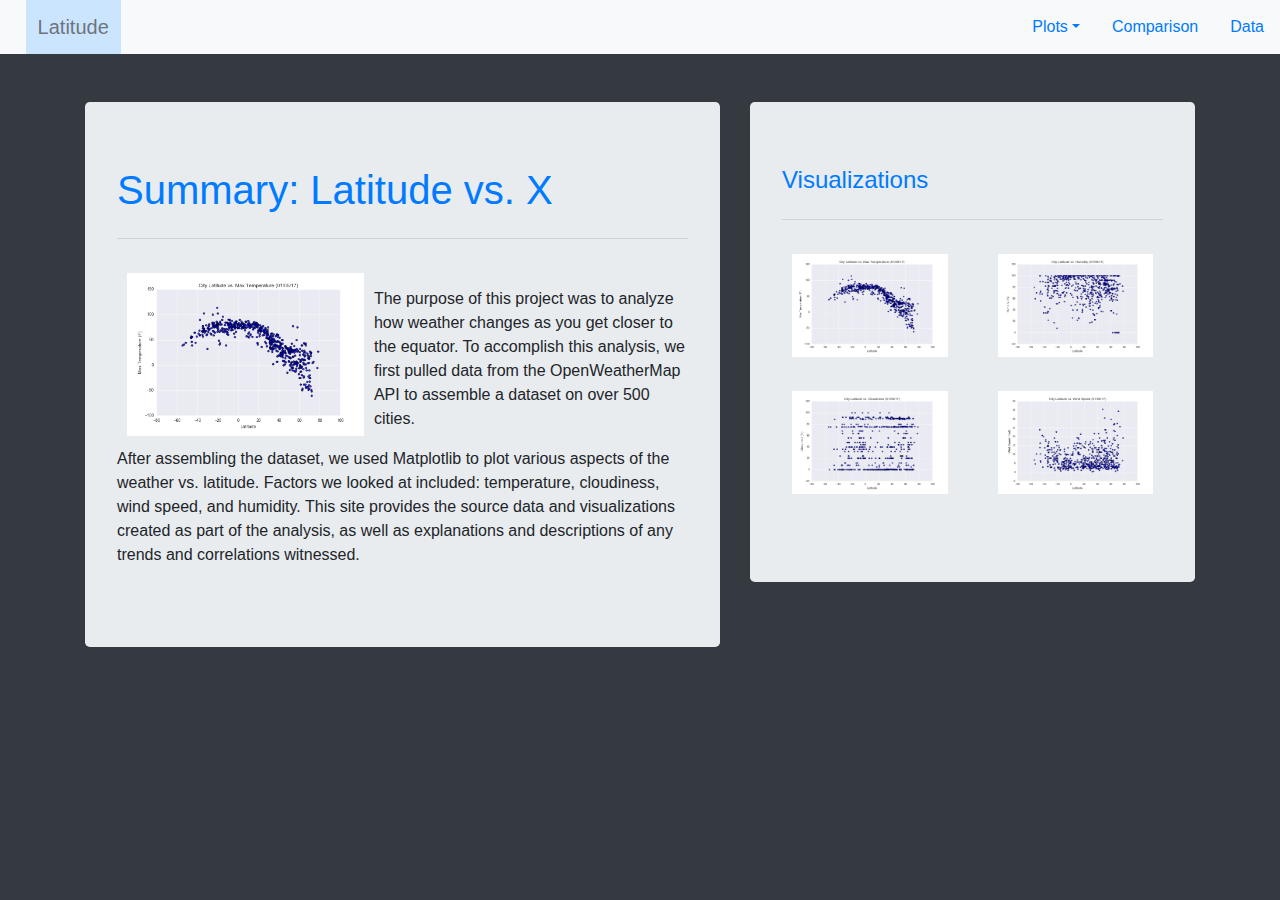
<file: WebVisualizations/index.html>
<!DOCTYPE html>
<html lang="en">

<head>
  <meta charset="UTF-8">
  <title>Latitude vs. X</title>
  <link rel="stylesheet" href="https://stackpath.bootstrapcdn.com/bootstrap/4.3.1/css/bootstrap.min.css" integrity="sha384-ggOyR0iXCbMQv3Xipma34MD+dH/1fQ784/j6cY/iJTQUOhcWr7x9JvoRxT2MZw1T" crossorigin="anonymous">

  <script src="https://code.jquery.com/jquery-3.3.1.slim.min.js" integrity="sha384-q8i/X+965DzO0rT7abK41JStQIAqVgRVzpbzo5smXKp4YfRvH+8abtTE1Pi6jizo" crossorigin="anonymous"></script>
  <script src="https://cdnjs.cloudflare.com/ajax/libs/popper.js/1.14.7/umd/popper.min.js" integrity="sha384-UO2eT0CpHqdSJQ6hJty5KVphtPhzWj9WO1clHTMGa3JDZwrnQq4sF86dIHNDz0W1" crossorigin="anonymous"></script>
  <script src="https://stackpath.bootstrapcdn.com/bootstrap/4.3.1/js/bootstrap.min.js" integrity="sha384-JjSmVgyd0p3pXB1rRibZUAYoIIy6OrQ6VrjIEaFf/nJGzIxFDsf4x0xIM+B07jRM" crossorigin="anonymous"></script>

  <link rel="stylesheet" href="style.css">
</head>
<body class="bg-dark">
  <nav class="navbar navbar-expand-lg navbar-light bg-light nav-fix">
        <a class="navbar-brand alert-primary lite-offset text-secondary" href="index.html">Latitude</a>
        <button class="navbar-toggler" type="button" data-toggle="collapse" data-target="#navbarPills" aria-controls="navbarPills" aria-expanded="false" aria-label="Toggle navigation">
          <span class="navbar-toggler-icon"></span>
        </button>
        
        <div class="collapse navbar-collapse" id="navbarPills">
          <ul class="nav nav-pills ml-auto">
            <li class="nav-item dropdown">
              <a class="nav-link dropdown-toggle" href="#" id="navbarDropdown" role="button" data-toggle="dropdown" aria-haspopup="true" aria-expanded="false">Plots</a>
            <div class="dropdown-menu" aria-labelledby="navbarDropdown">
                <a class="dropdown-item" href="max-temp.html">vs. Max Temperature</a>
                <a class="dropdown-item" href="humidity.html">vs. Humidity</a>
                <a class="dropdown-item" href="cloudiness.html">vs. Cloudiness</a>
                <a class="dropdown-item" href="wind-speed.html">vs. Wind Speed</a>
            </div>
            </li>
            <li class="nav-item">
              <a class="nav-link" href="comparison.html">Comparison</a>
            </li>
            <li class="nav-item">
              <a class="nav-link" href="data.html">Data</a>
            </li>
          </ul>
          
        </div>
      </nav>

      <div class="container">
        <div class="row mt-5"> 

          <div class="col-lg-7 col-m-7 col-sm-7">
            <div class="jumbotron">
              <h1 class="display-5 text-primary">Summary: Latitude vs. X</h1>
              <hr class="my-4"></hr>
              <p>
                <img src="assets/images/Fig1.png" class="jumbo-pic">
                <div class="row mt-5"></div>
                The purpose of this project was to analyze how weather changes as you get closer to the equator.
                To accomplish this analysis, we first pulled data from the OpenWeatherMap API to assemble a dataset on over 500 cities.
              </p>
              <p>
                After assembling the dataset, we used Matplotlib to plot various aspects of the weather vs. latitude.
                Factors we looked at included: temperature, cloudiness, wind speed, and humidity. This site provides the
                source data and visualizations created as part of the analysis, as well as explanations and descriptions of
                any trends and correlations witnessed.
              </p>
            </div>
          </div>
  
          <div class= "col-sm-5">
              <div class="jumbotron">
                <h4 class="text-primary">Visualizations</h4>
                <hr class="my-4"></hr>
                    <div class="row">
                      <div class="col-6">
                        <a href="max-temp.html"><img src="assets/images/Fig1.png" class="vis-pics"></a>
                      </div>
                      <div class="col-6">
                        <a href="humidity.html"><img src="assets/images/Fig2.png" class="vis-pics"></a>
                      </div>
                    </div>  

                    <div class="row">
                      <div class="col-6">
                        <a href="cloudiness.html"><img src="assets/images/Fig3.png" class="vis-pics"></a>
                      </div>
                      <div class="col-6">
                        <a href="wind-speed.html"><img src="assets/images/Fig4.png" class="vis-pics"></a>
                      </div>
                    </div>  

              </div>
            </div>
          
        </div>

      </div>

        
    
</body>

</html>
</file>
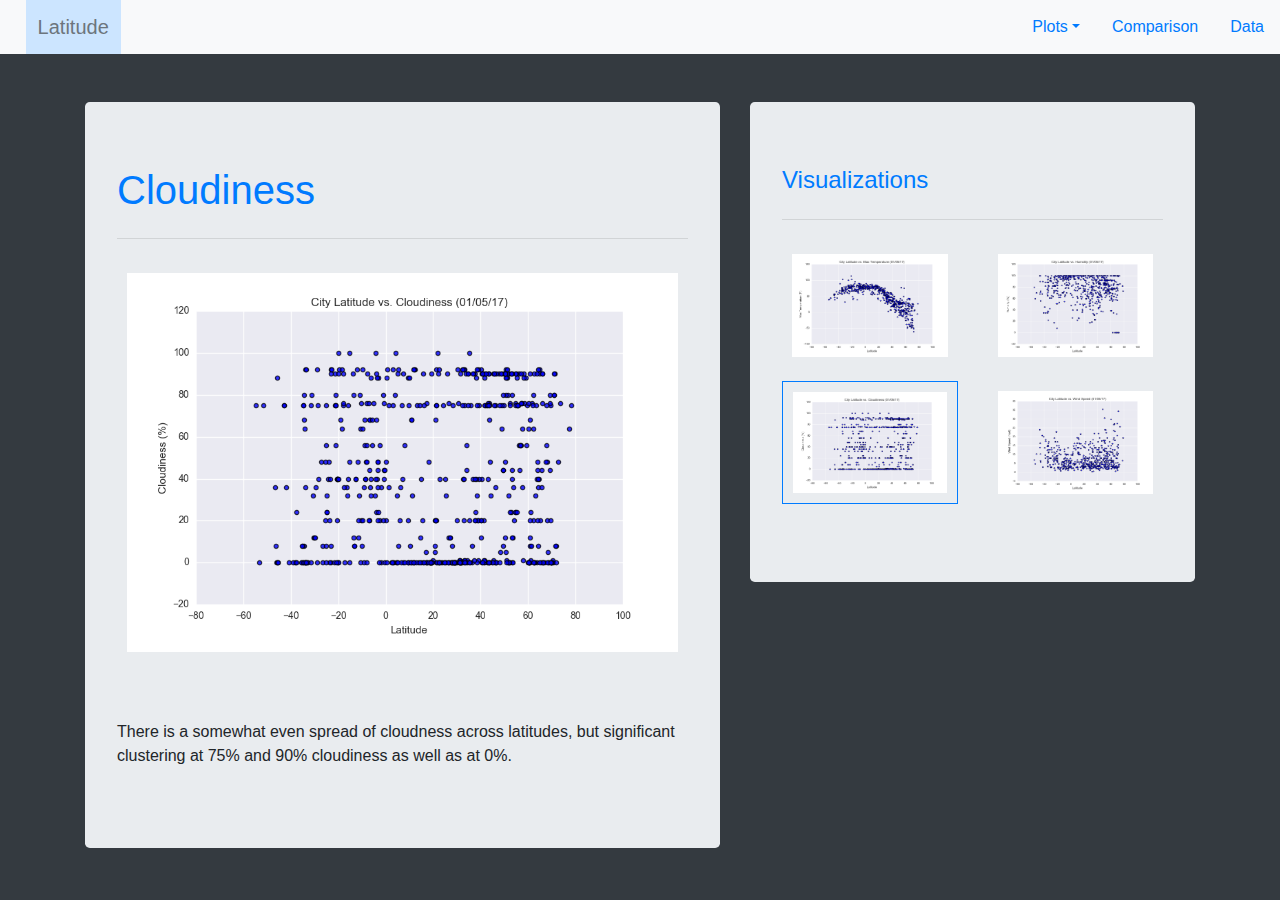
<file: WebVisualizations/cloudiness.html>
<!DOCTYPE html>
<html lang="en">

<head>
  <meta charset="UTF-8">
  <title>Latitude vs. Cloudiness</title>
  <link rel="stylesheet" href="https://stackpath.bootstrapcdn.com/bootstrap/4.3.1/css/bootstrap.min.css" integrity="sha384-ggOyR0iXCbMQv3Xipma34MD+dH/1fQ784/j6cY/iJTQUOhcWr7x9JvoRxT2MZw1T" crossorigin="anonymous">

  <script src="https://code.jquery.com/jquery-3.3.1.slim.min.js" integrity="sha384-q8i/X+965DzO0rT7abK41JStQIAqVgRVzpbzo5smXKp4YfRvH+8abtTE1Pi6jizo" crossorigin="anonymous"></script>
  <script src="https://cdnjs.cloudflare.com/ajax/libs/popper.js/1.14.7/umd/popper.min.js" integrity="sha384-UO2eT0CpHqdSJQ6hJty5KVphtPhzWj9WO1clHTMGa3JDZwrnQq4sF86dIHNDz0W1" crossorigin="anonymous"></script>
  <script src="https://stackpath.bootstrapcdn.com/bootstrap/4.3.1/js/bootstrap.min.js" integrity="sha384-JjSmVgyd0p3pXB1rRibZUAYoIIy6OrQ6VrjIEaFf/nJGzIxFDsf4x0xIM+B07jRM" crossorigin="anonymous"></script>

  <link rel="stylesheet" href="style.css">
</head>
<body class="bg-dark">
  <nav class="navbar navbar-expand-lg navbar-light bg-light nav-fix">
    <a class="navbar-brand alert-primary lite-offset text-secondary" href="index.html">Latitude</a>
    <button class="navbar-toggler" type="button" data-toggle="collapse" data-target="#navbarPills" aria-controls="navbarPills" aria-expanded="false" aria-label="Toggle navigation">
      <span class="navbar-toggler-icon"></span>
    </button>
        
        <div class="collapse navbar-collapse" id="navbarPills">
          <ul class="nav nav-pills ml-auto">
            <li class="nav-item dropdown">
              <a class="nav-link dropdown-toggle" href="#" id="navbarDropdown" role="button" data-toggle="dropdown" aria-haspopup="true" aria-expanded="false">Plots</a>
            <div class="dropdown-menu" aria-labelledby="navbarDropdown">
                <a class="dropdown-item" href="max-temp.html">vs. Max Temperature</a>
                <a class="dropdown-item" href="humidity.html">vs. Humidity</a>
                <a class="dropdown-item" href="cloudiness.html">vs. Cloudiness</a>
                <a class="dropdown-item" href="wind-speed.html">vs. Wind Speed</a>
            </div>
            </li>
            <li class="nav-item">
              <a class="nav-link" href="comparison.html">Comparison</a>
            </li>
            <li class="nav-item">
              <a class="nav-link" href="data.html">Data</a>
            </li>
          </ul>
          
        </div>
      </nav>

      <div class="container">
        <div class="row mt-5"> 

          <div class="col-sm-7">
            <div class="jumbotron">
              <h1 class="display-5 text-primary">Cloudiness</h1>
              <hr class="my-4"></hr>
              <p>
                <img src="assets/images/Fig3.png" class="vis-pics">
                <div class="row mt-5"></div>
                There is a somewhat even spread of cloudness across latitudes, but significant clustering at
                75% and 90% cloudiness as well as at 0%.
                </p>
            </div>
          </div>
  
          <div class= "col-sm-5">
              <div class="jumbotron">
                <h4 class="text-primary">Visualizations</h4>
                <hr class="my-4"></hr>
                    <div class="row">
                      <div class="col-6">
                        <a href="max-temp.html"><img src="assets/images/Fig1.png" class="vis-pics"></a>
                      </div>
                      <div class="col-6">
                        <a href="humidity.html"><img src="assets/images/Fig2.png" class="vis-pics"></a>
                      </div>
                    </div>  

                    <div class="row">
                      <div class="col-6">
                        <a href="cloudiness.html"><img src="assets/images/Fig3.png" class="border border-primary vis-pics"></a>
                      </div>
                      <div class="col-6">
                        <a href="wind-speed.html"><img src="assets/images/Fig4.png" class="vis-pics"></a>
                      </div>
                    </div>  

              </div>
            </div>
          
        </div>

      </div>

        
    
</body>

</html>
</file>
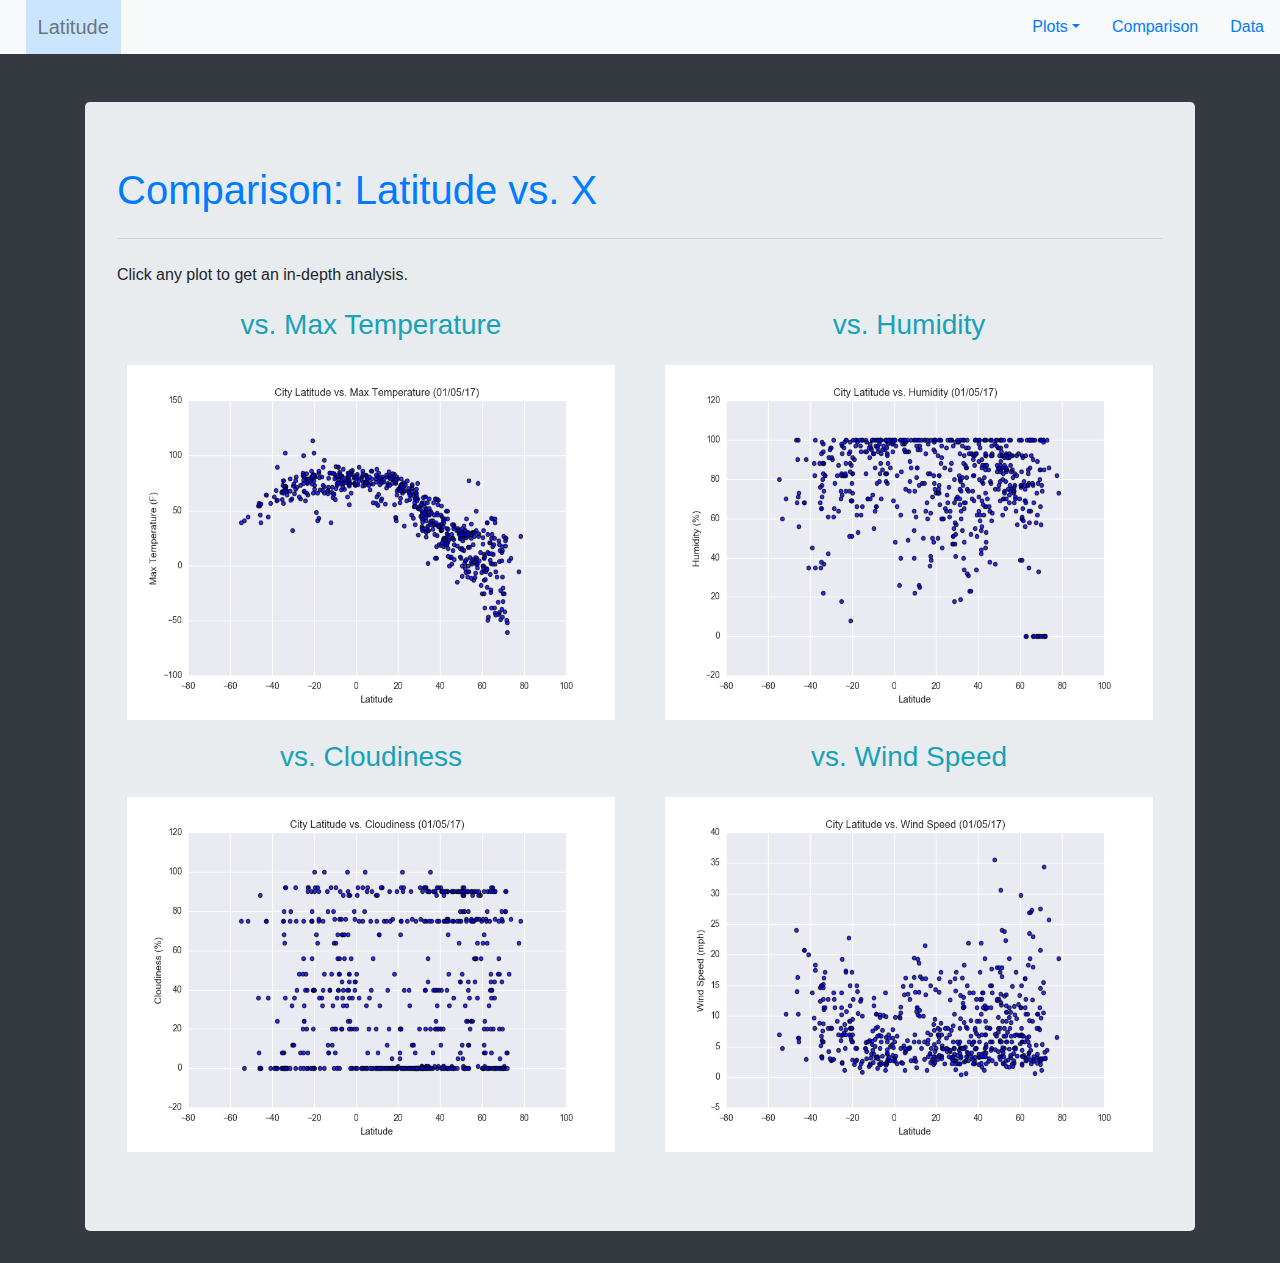
<file: WebVisualizations/comparison.html>
<!DOCTYPE html>
<html lang="en">

<head>
  <meta charset="UTF-8">
  <title>Comparisons</title>
  <link rel="stylesheet" href="https://stackpath.bootstrapcdn.com/bootstrap/4.3.1/css/bootstrap.min.css" integrity="sha384-ggOyR0iXCbMQv3Xipma34MD+dH/1fQ784/j6cY/iJTQUOhcWr7x9JvoRxT2MZw1T" crossorigin="anonymous">

  <script src="https://code.jquery.com/jquery-3.3.1.slim.min.js" integrity="sha384-q8i/X+965DzO0rT7abK41JStQIAqVgRVzpbzo5smXKp4YfRvH+8abtTE1Pi6jizo" crossorigin="anonymous"></script>
  <script src="https://cdnjs.cloudflare.com/ajax/libs/popper.js/1.14.7/umd/popper.min.js" integrity="sha384-UO2eT0CpHqdSJQ6hJty5KVphtPhzWj9WO1clHTMGa3JDZwrnQq4sF86dIHNDz0W1" crossorigin="anonymous"></script>
  <script src="https://stackpath.bootstrapcdn.com/bootstrap/4.3.1/js/bootstrap.min.js" integrity="sha384-JjSmVgyd0p3pXB1rRibZUAYoIIy6OrQ6VrjIEaFf/nJGzIxFDsf4x0xIM+B07jRM" crossorigin="anonymous"></script>

  <link rel="stylesheet" href="style.css">
</head>
<body class="bg-dark">
  <nav class="navbar navbar-expand-lg navbar-light bg-light nav-fix">
    <a class="navbar-brand alert-primary lite-offset text-secondary" href="index.html">Latitude</a>
    <button class="navbar-toggler" type="button" data-toggle="collapse" data-target="#navbarPills" aria-controls="navbarPills" aria-expanded="false" aria-label="Toggle navigation">
      <span class="navbar-toggler-icon"></span>
    </button>
        
        <div class="collapse navbar-collapse" id="navbarPills">
          <ul class="nav nav-pills ml-auto">
            <li class="nav-item dropdown">
              <a class="nav-link dropdown-toggle" href="#" id="navbarDropdown" role="button" data-toggle="dropdown" aria-haspopup="true" aria-expanded="false">Plots</a>
            <div class="dropdown-menu" aria-labelledby="navbarDropdown">
                <a class="dropdown-item" href="max-temp.html">vs. Max Temperature</a>
                <a class="dropdown-item" href="humidity.html">vs. Humidity</a>
                <a class="dropdown-item" href="cloudiness.html">vs. Cloudiness</a>
                <a class="dropdown-item" href="wind-speed.html">vs. Wind Speed</a>
            </div>
            </li>
            <li class="nav-item">
              <a class="nav-link" href="comparison.html">Comparison</a>
            </li>
            <li class="nav-item">
              <a class="nav-link" href="data.html">Data</a>
            </li>
          </ul>
          
        </div>
  </nav>

      <div class="container">
        <div class="row mt-5"> 
  
          <div class= "col">
              <div class="jumbotron grid">
                <h1 class="display-5 text-primary">Comparison: Latitude vs. X</h1>
                <hr class="my-4"></hr>
                <p>Click any plot to get an in-depth analysis.</p>
                    <div class="row">  
                      <div class="col-lg-6 col-md-6 col-sm-12 col-12 better-grid">
                        <h3 class="subtitle text-info">vs. Max Temperature</h3>
                        <a href="max-temp.html"><img src="assets/images/Fig1.png" class="vis-pics"></a>
                      </div>
                      <div class="col-lg-6 col-md-6 col-sm-12 col-12 better-grid">
                        <h3 class="subtitle text-info">vs. Humidity</h3>
                        <a href="humidity.html"><img src="assets/images/Fig2.png" class="vis-pics"></a>
                      </div>
                    </div>  
                    <div class="row">
                      <div class="col-lg-6 col-md-6 col-sm-12 col-12 better-grid">
                        <h3 class="subtitle text-info">vs. Cloudiness</h3>
                        <a href="cloudiness.html"><img src="assets/images/Fig3.png" class="vis-pics"></a>
                      </div>
                      <div class="col-lg-6 col-md-6 col-sm-12 col-12 better-grid">
                        <h3 class="subtitle text-info">vs. Wind Speed</h3>
                        <a href="wind-speed.html"><img src="assets/images/Fig4.png" class="vis-pics"></a>
                      </div>
                    </div>  

              </div>
            </div>
          
        </div>

      </div>
        
    
</body>

</html>
</file>
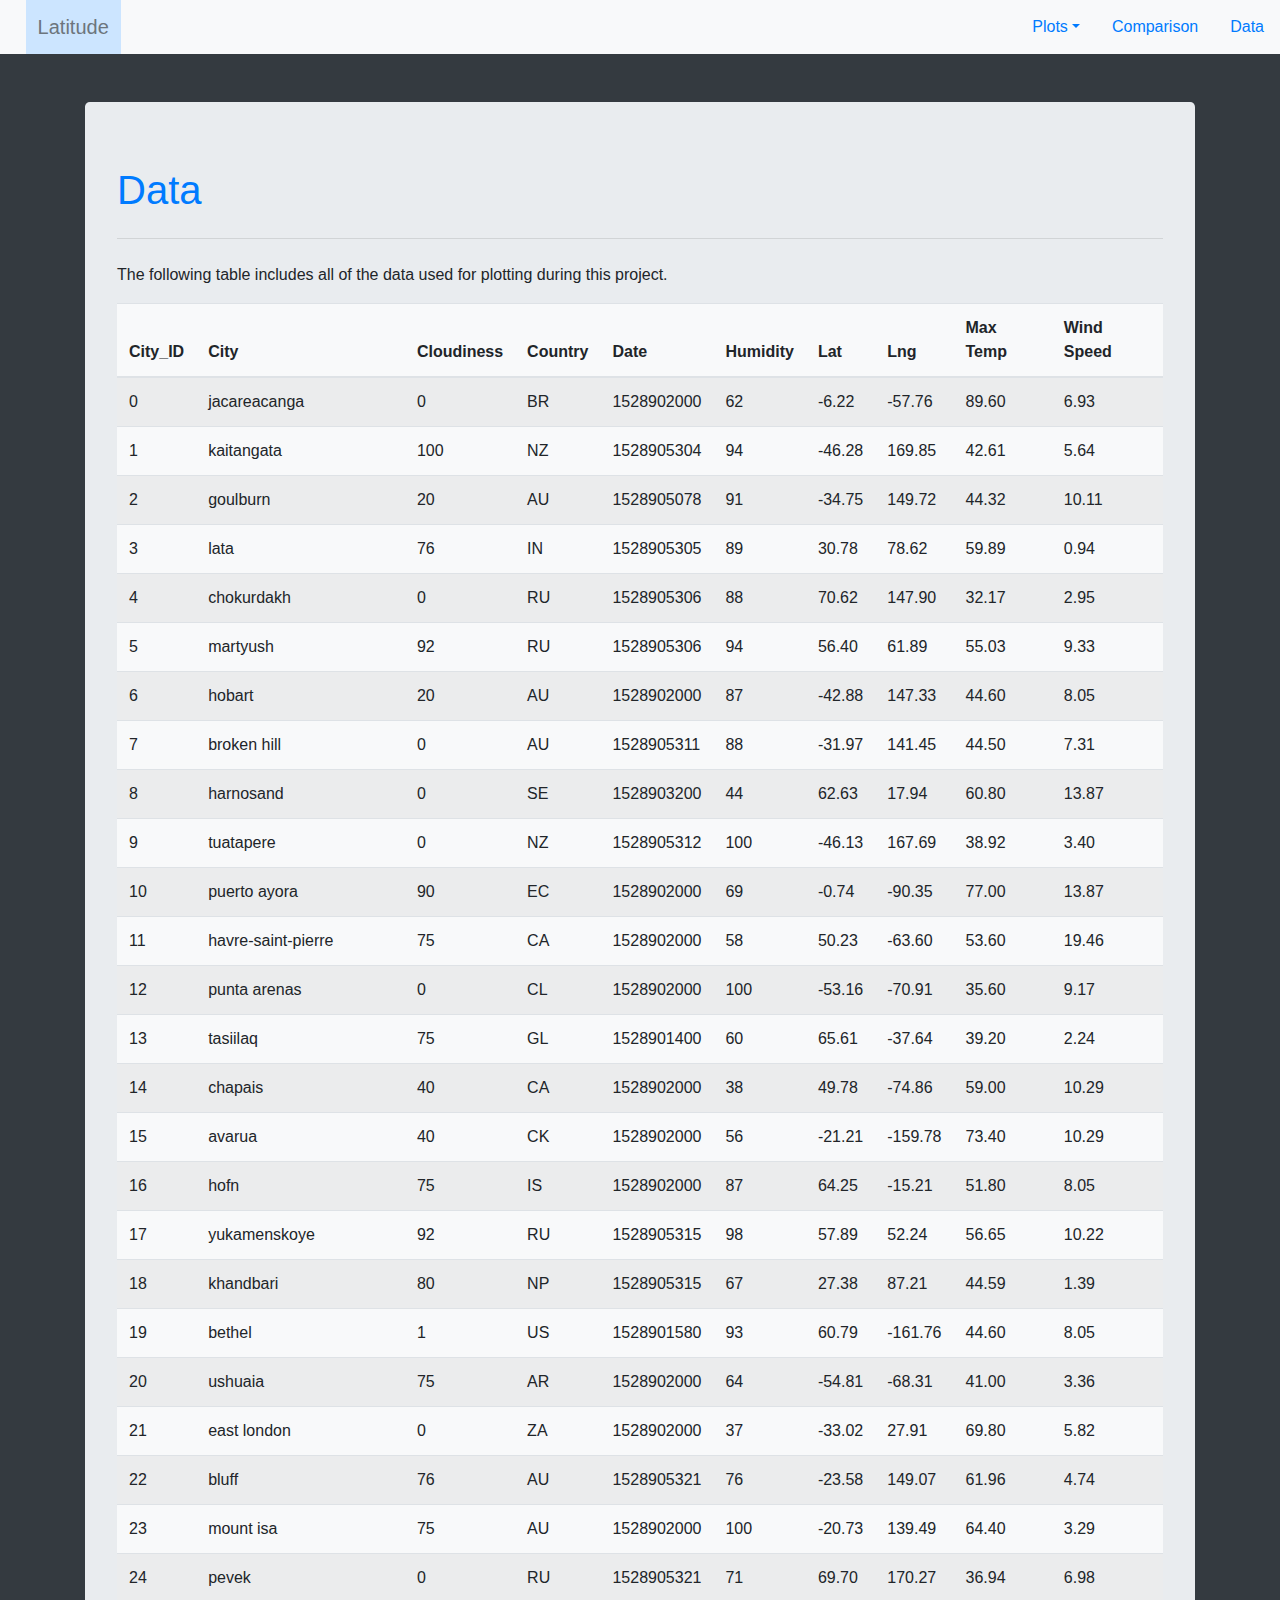
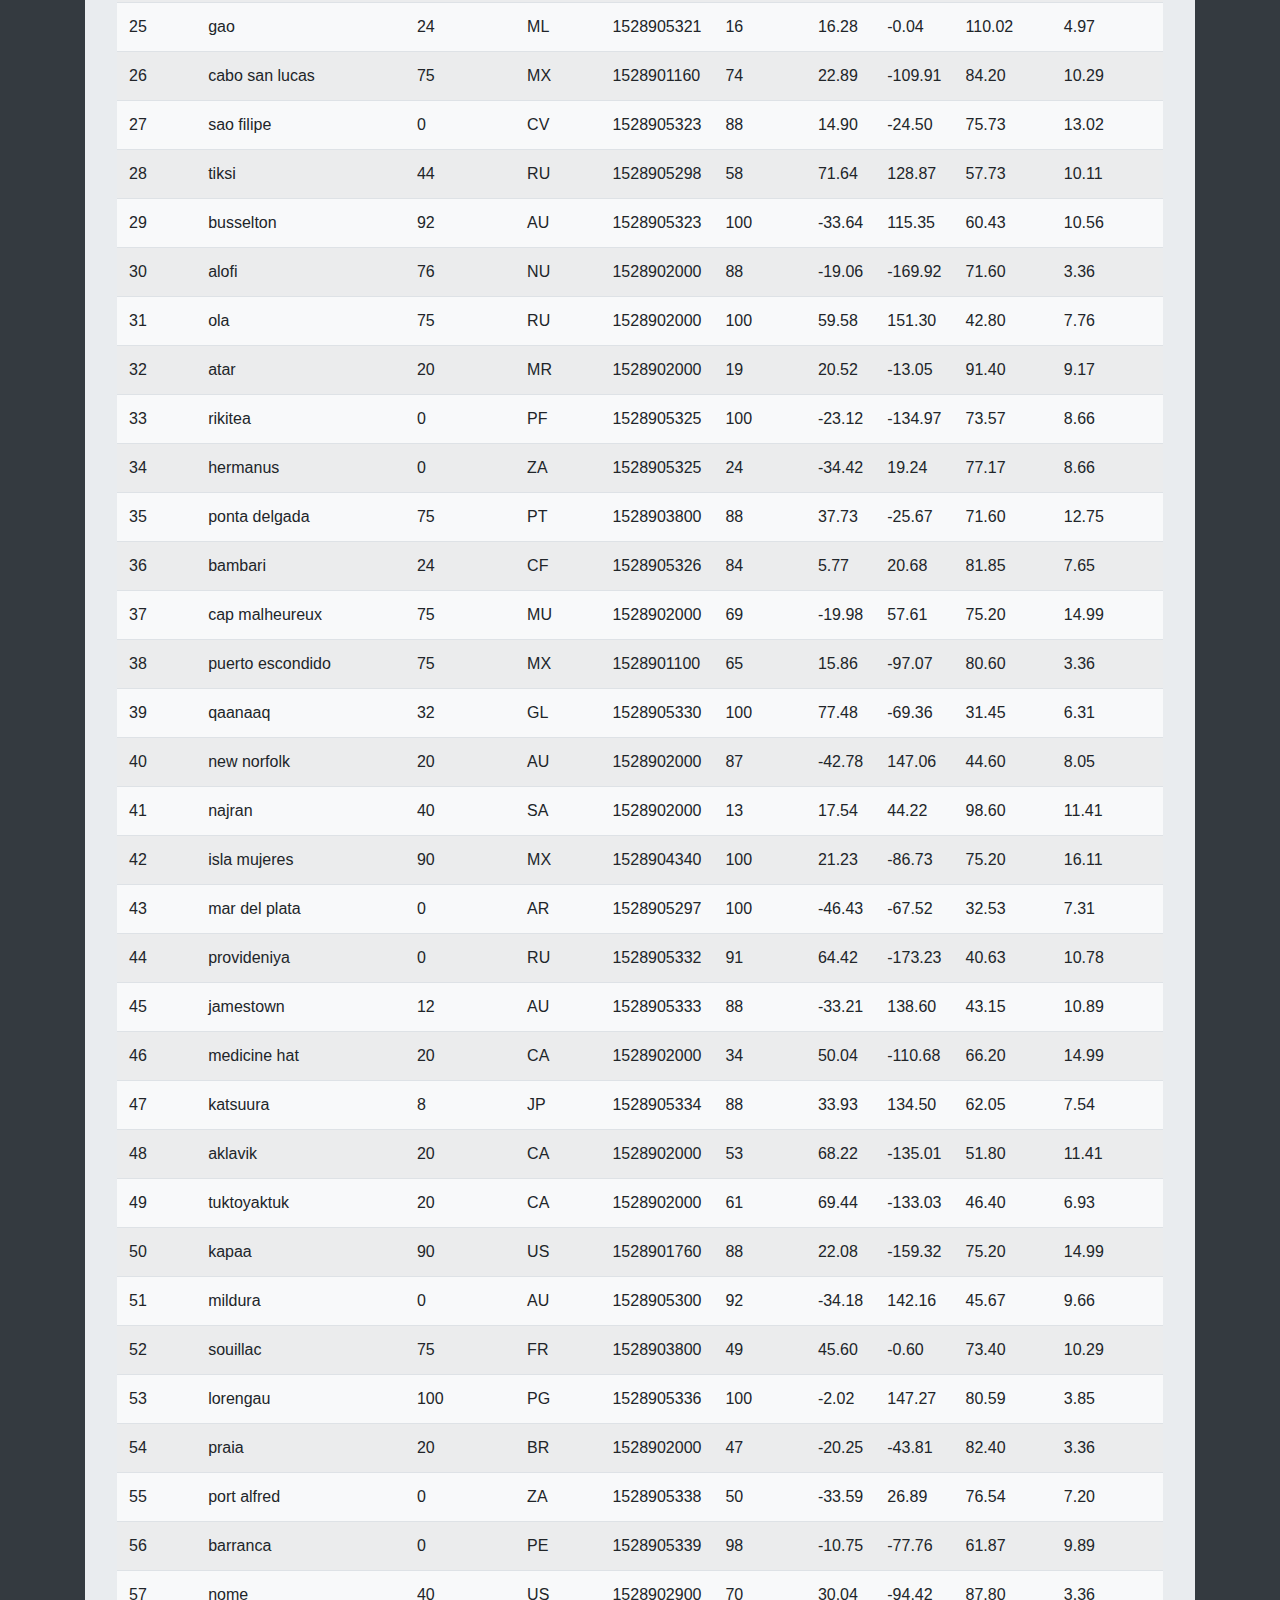
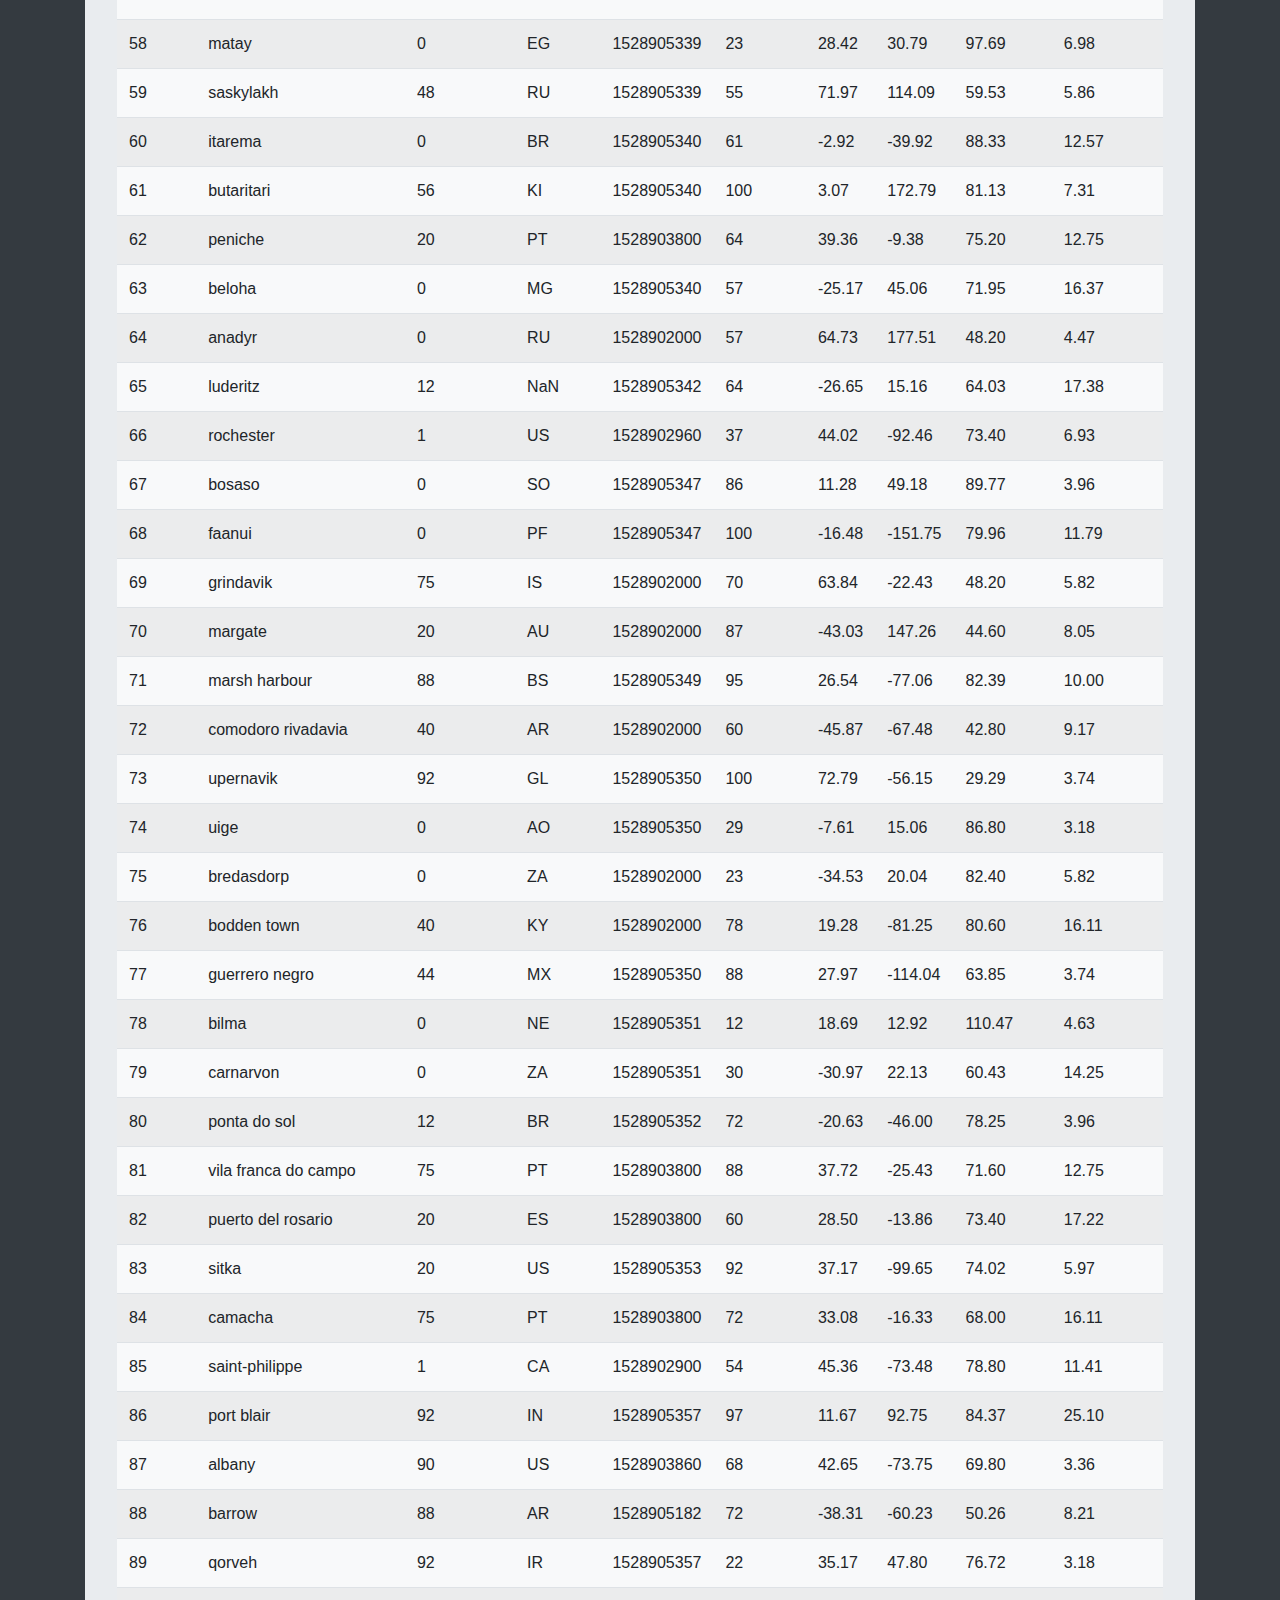
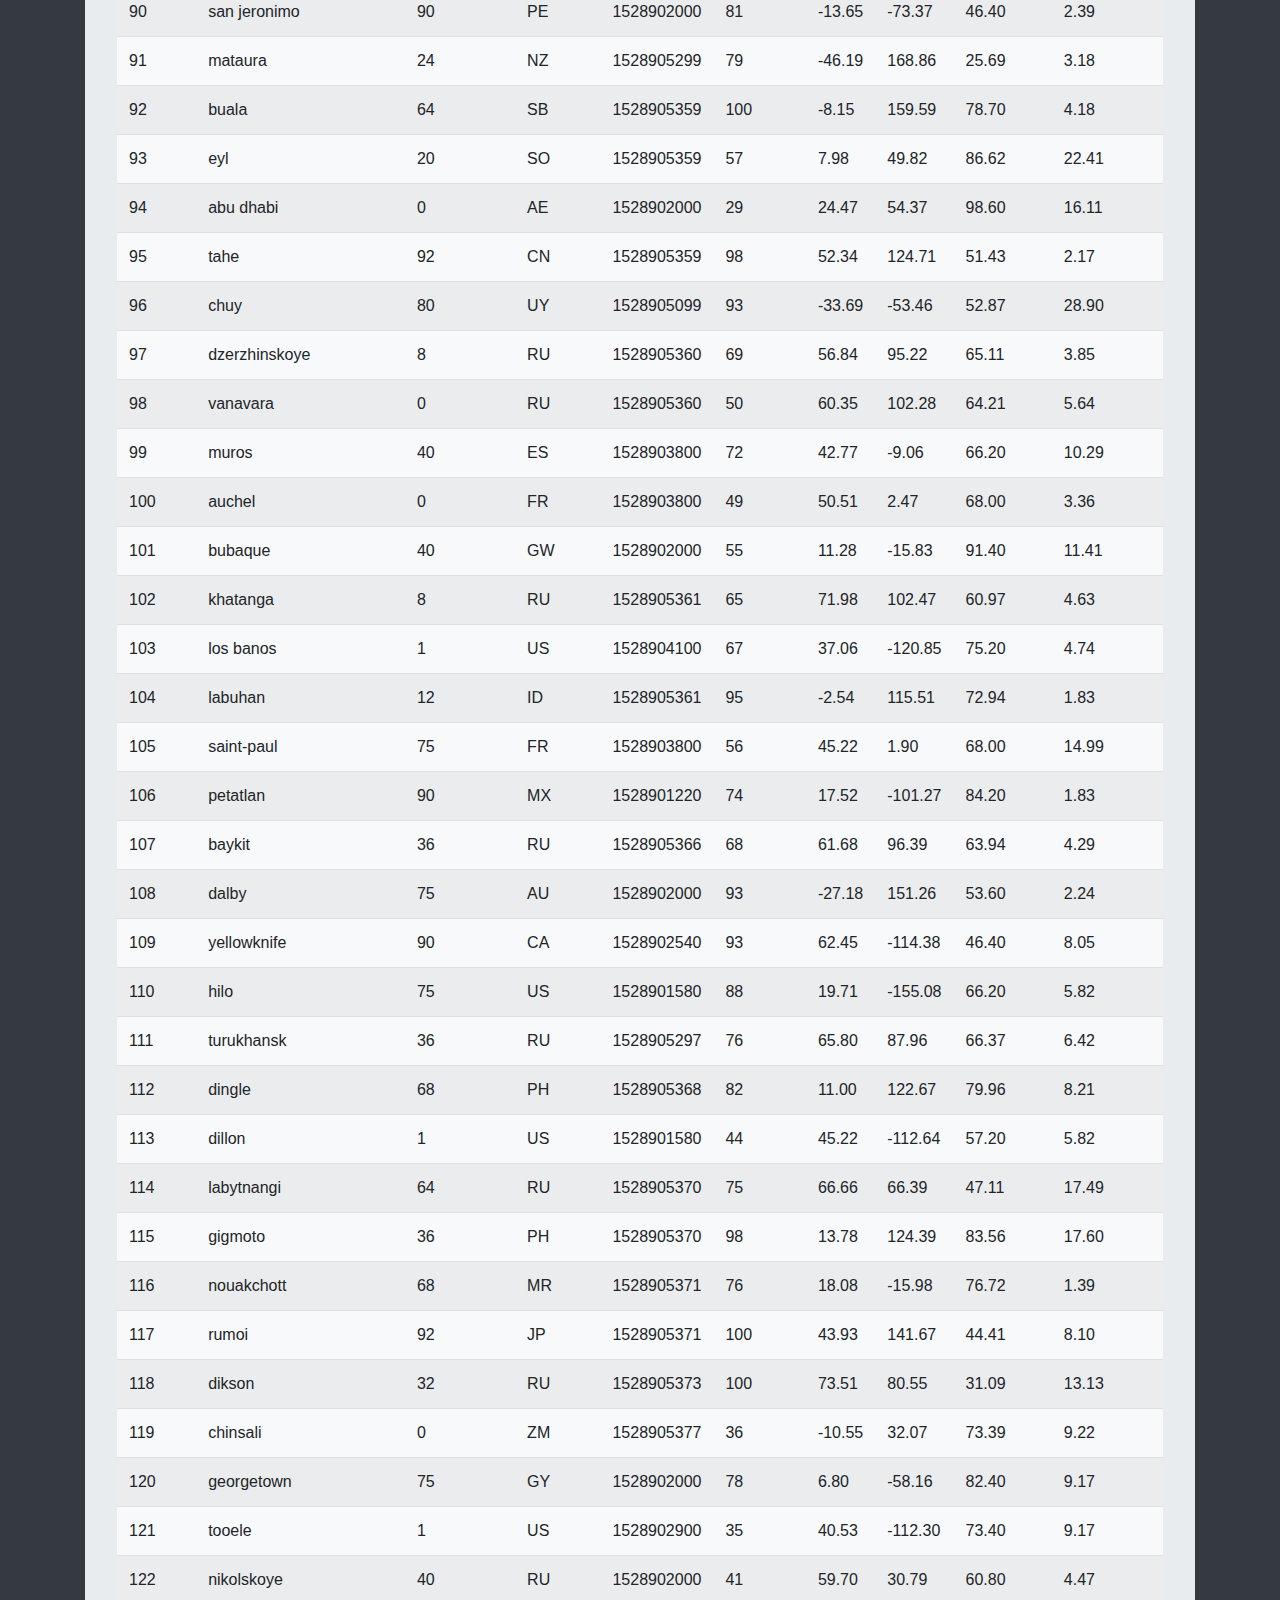
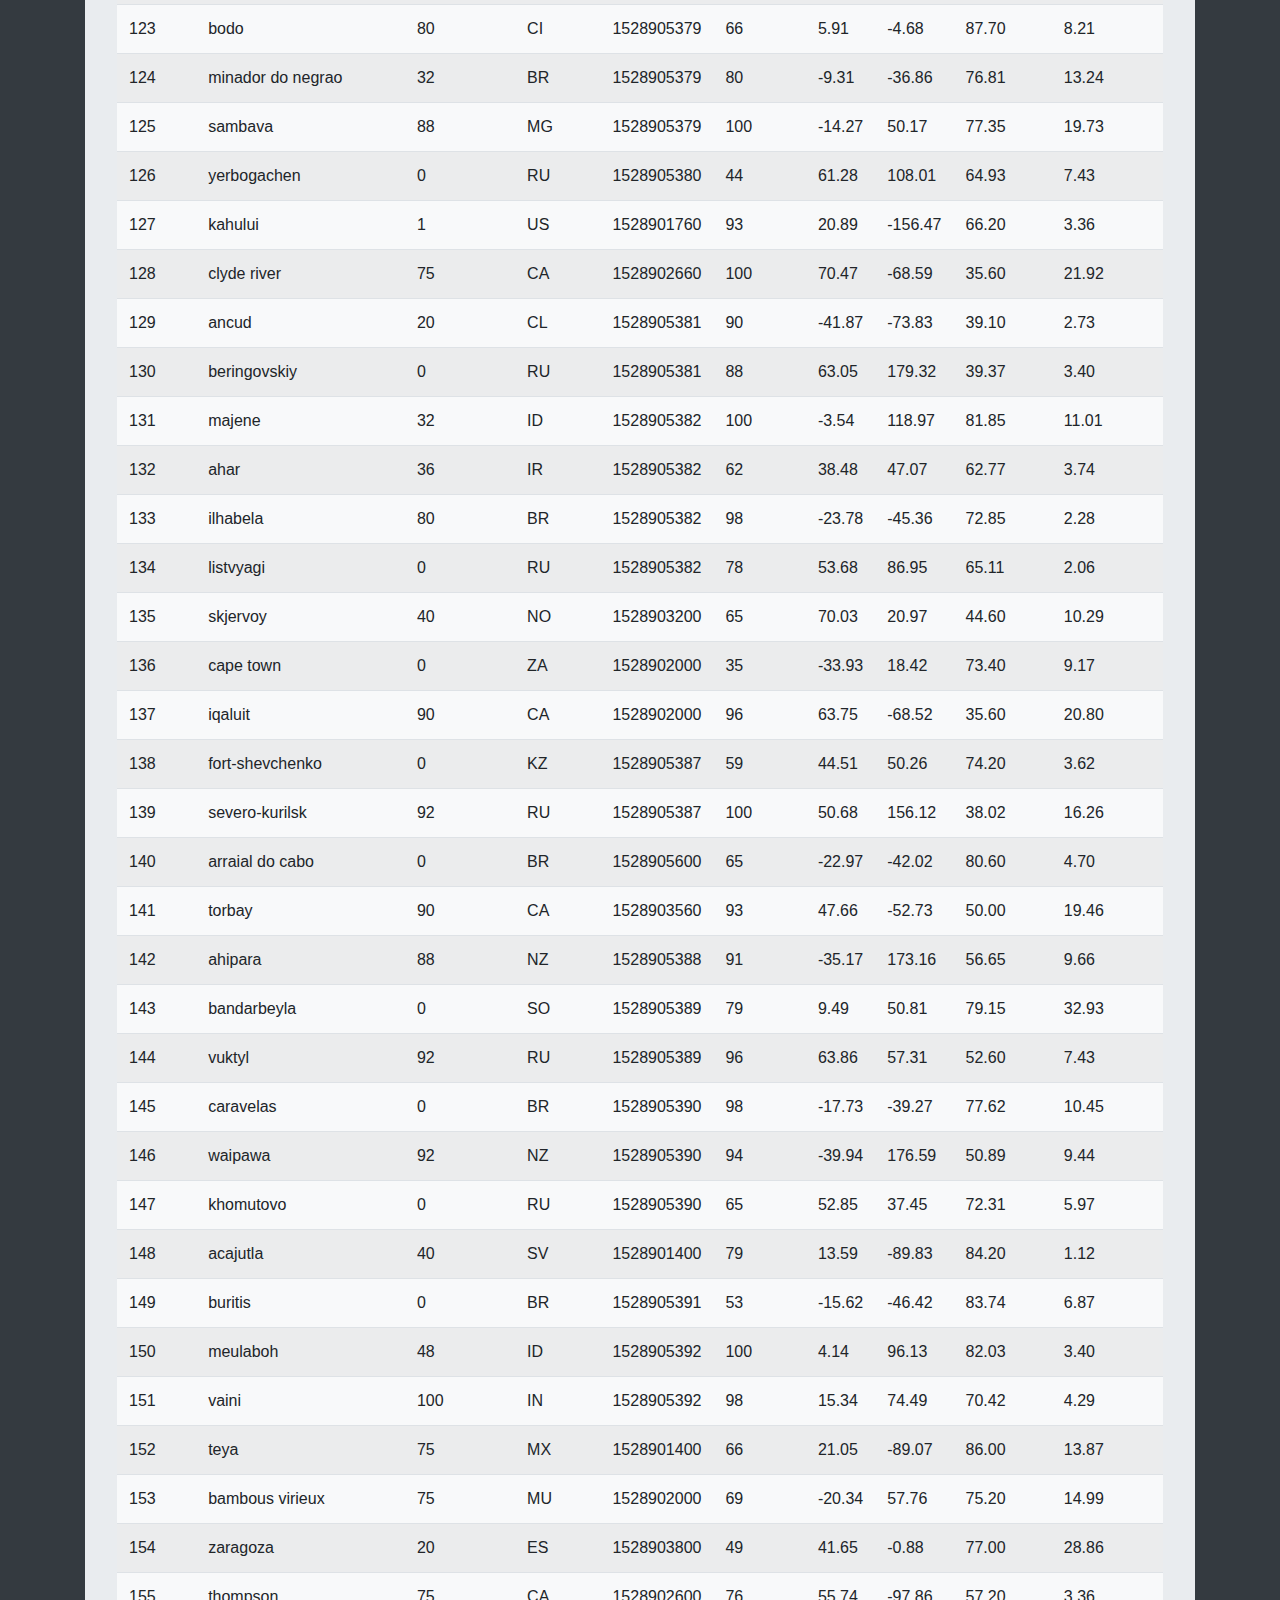
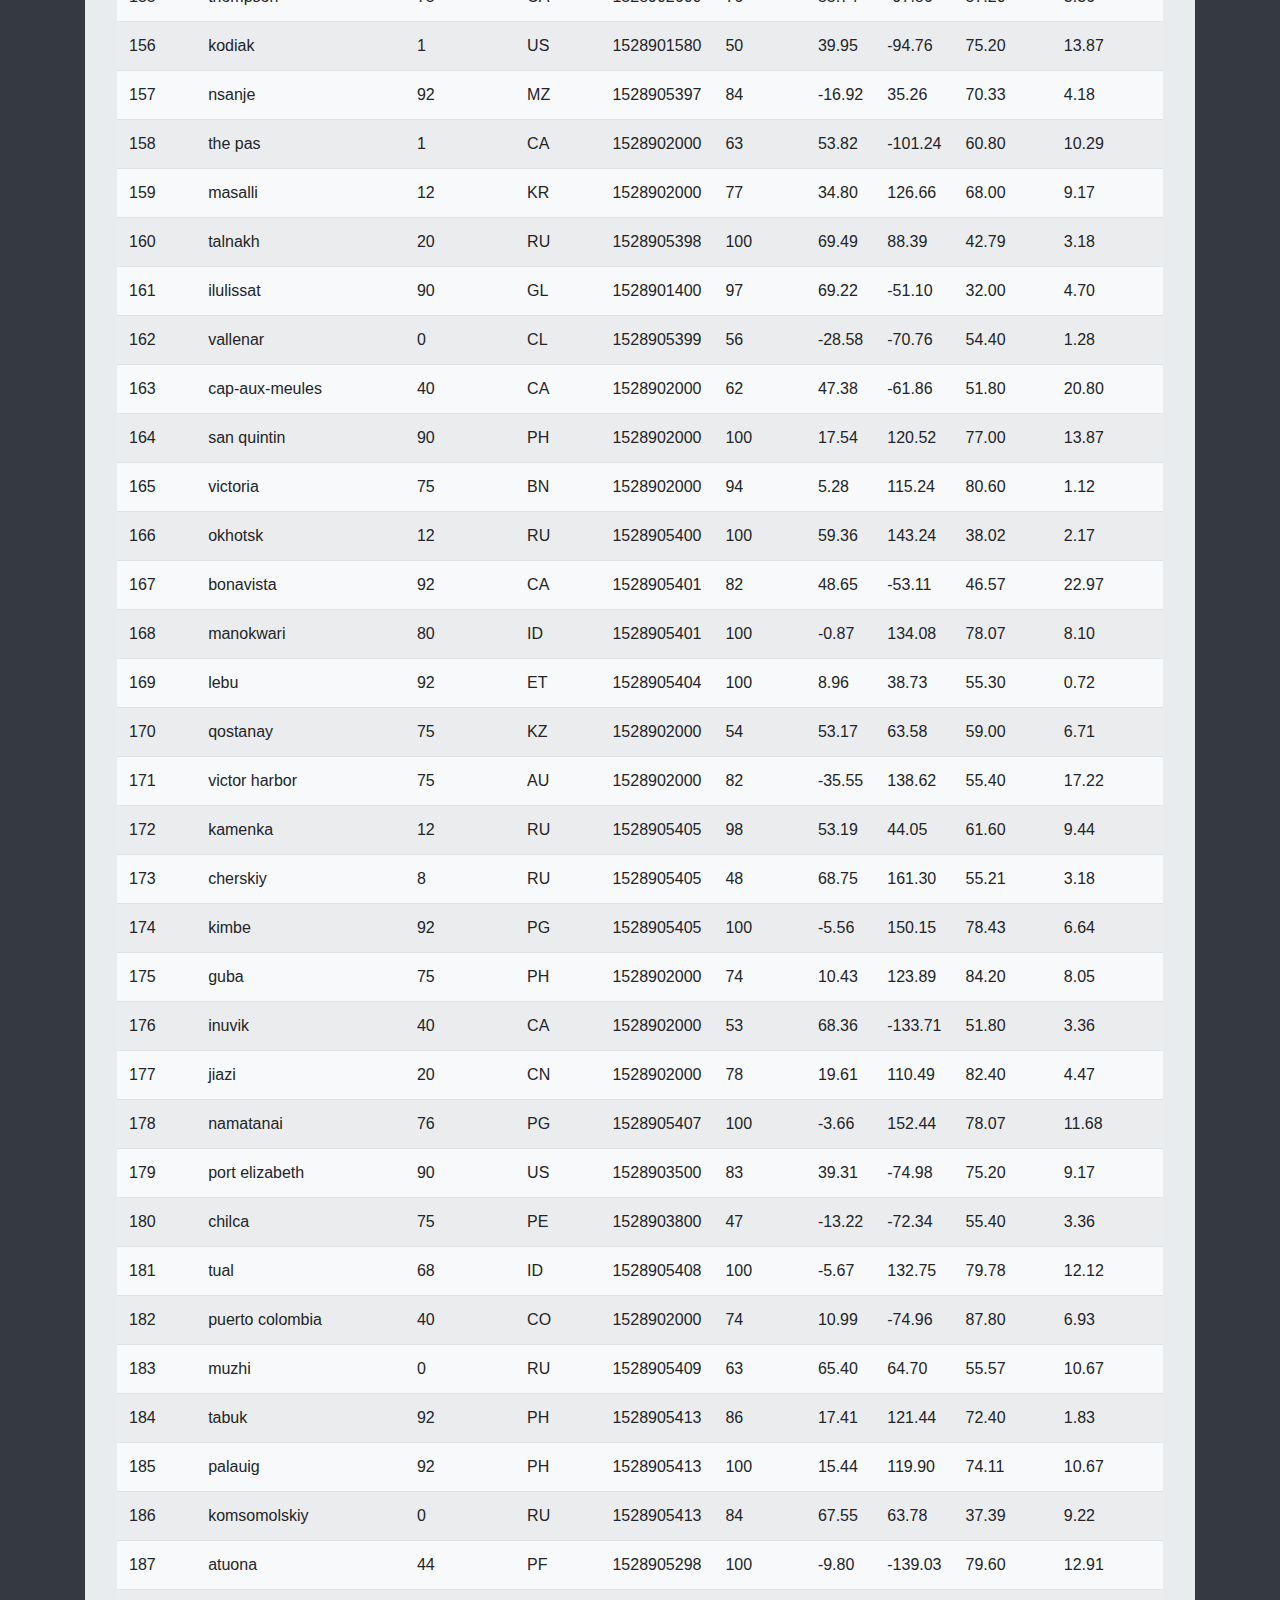
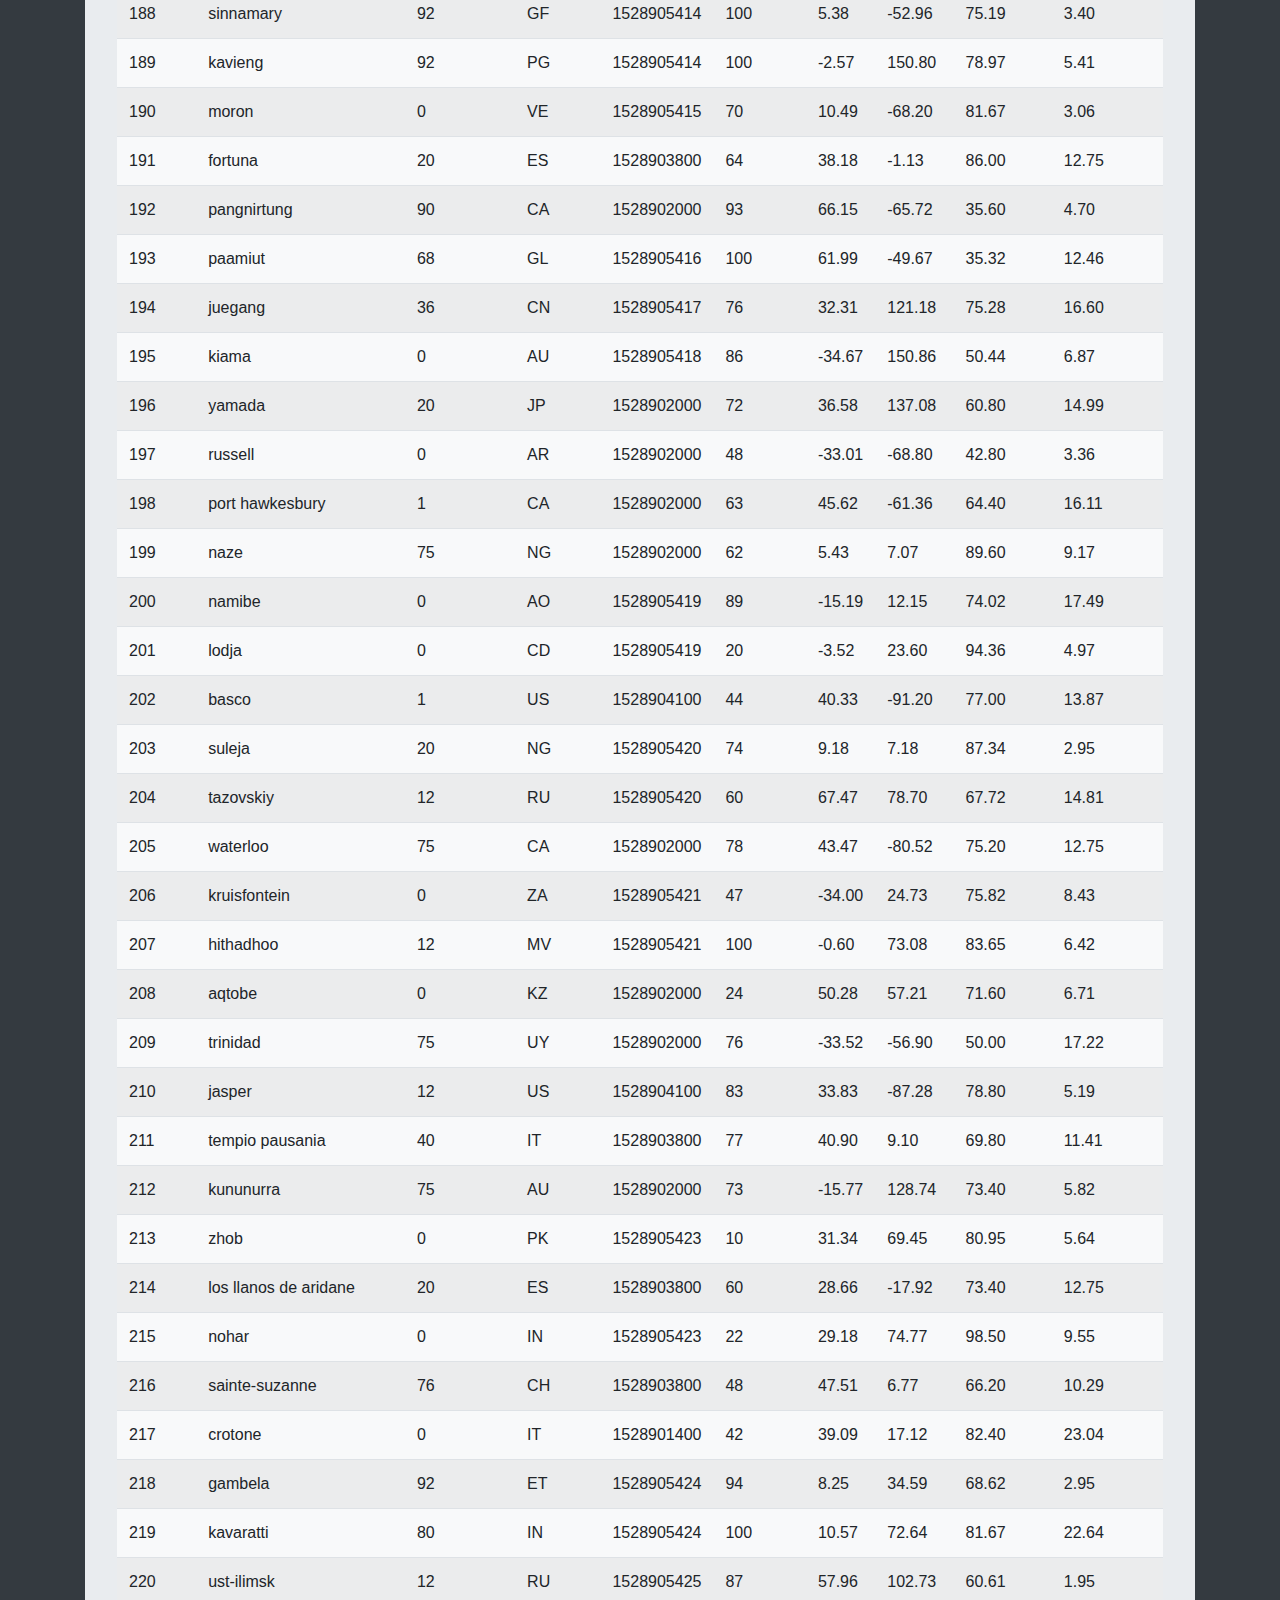
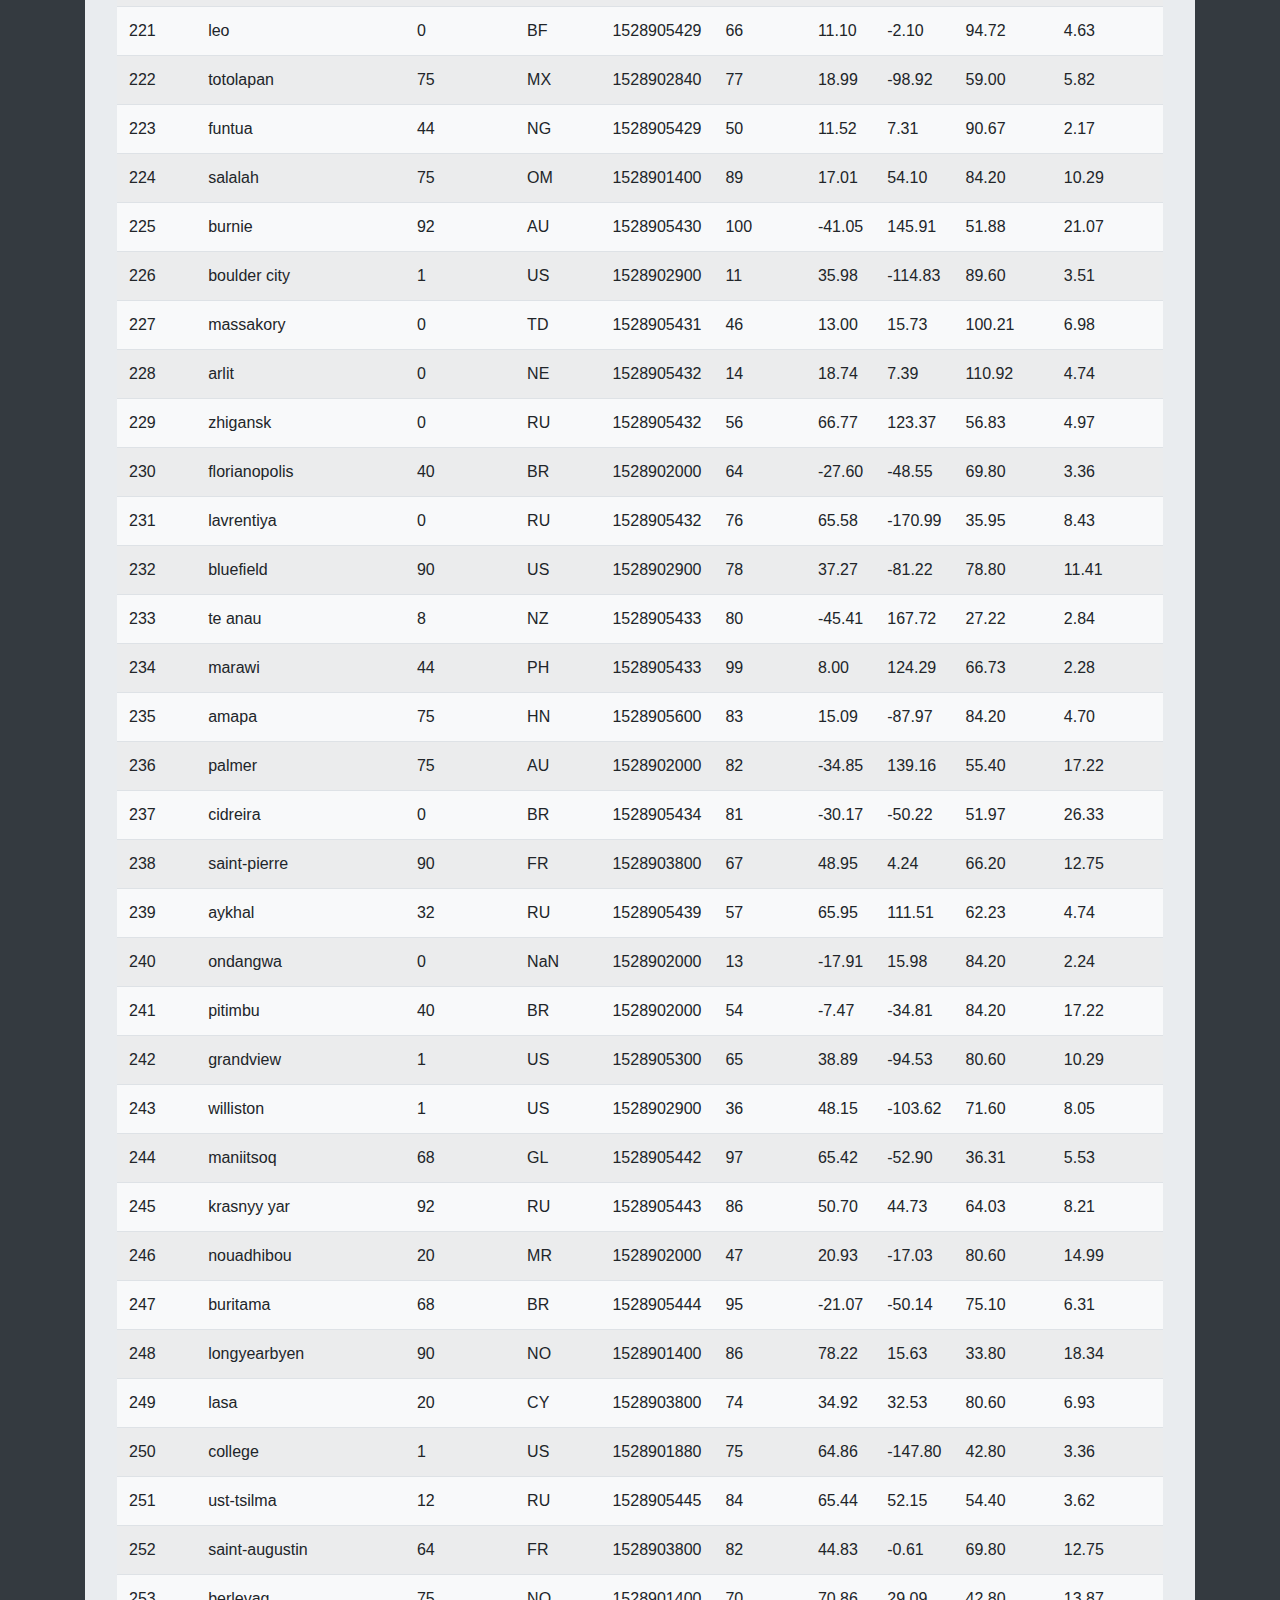
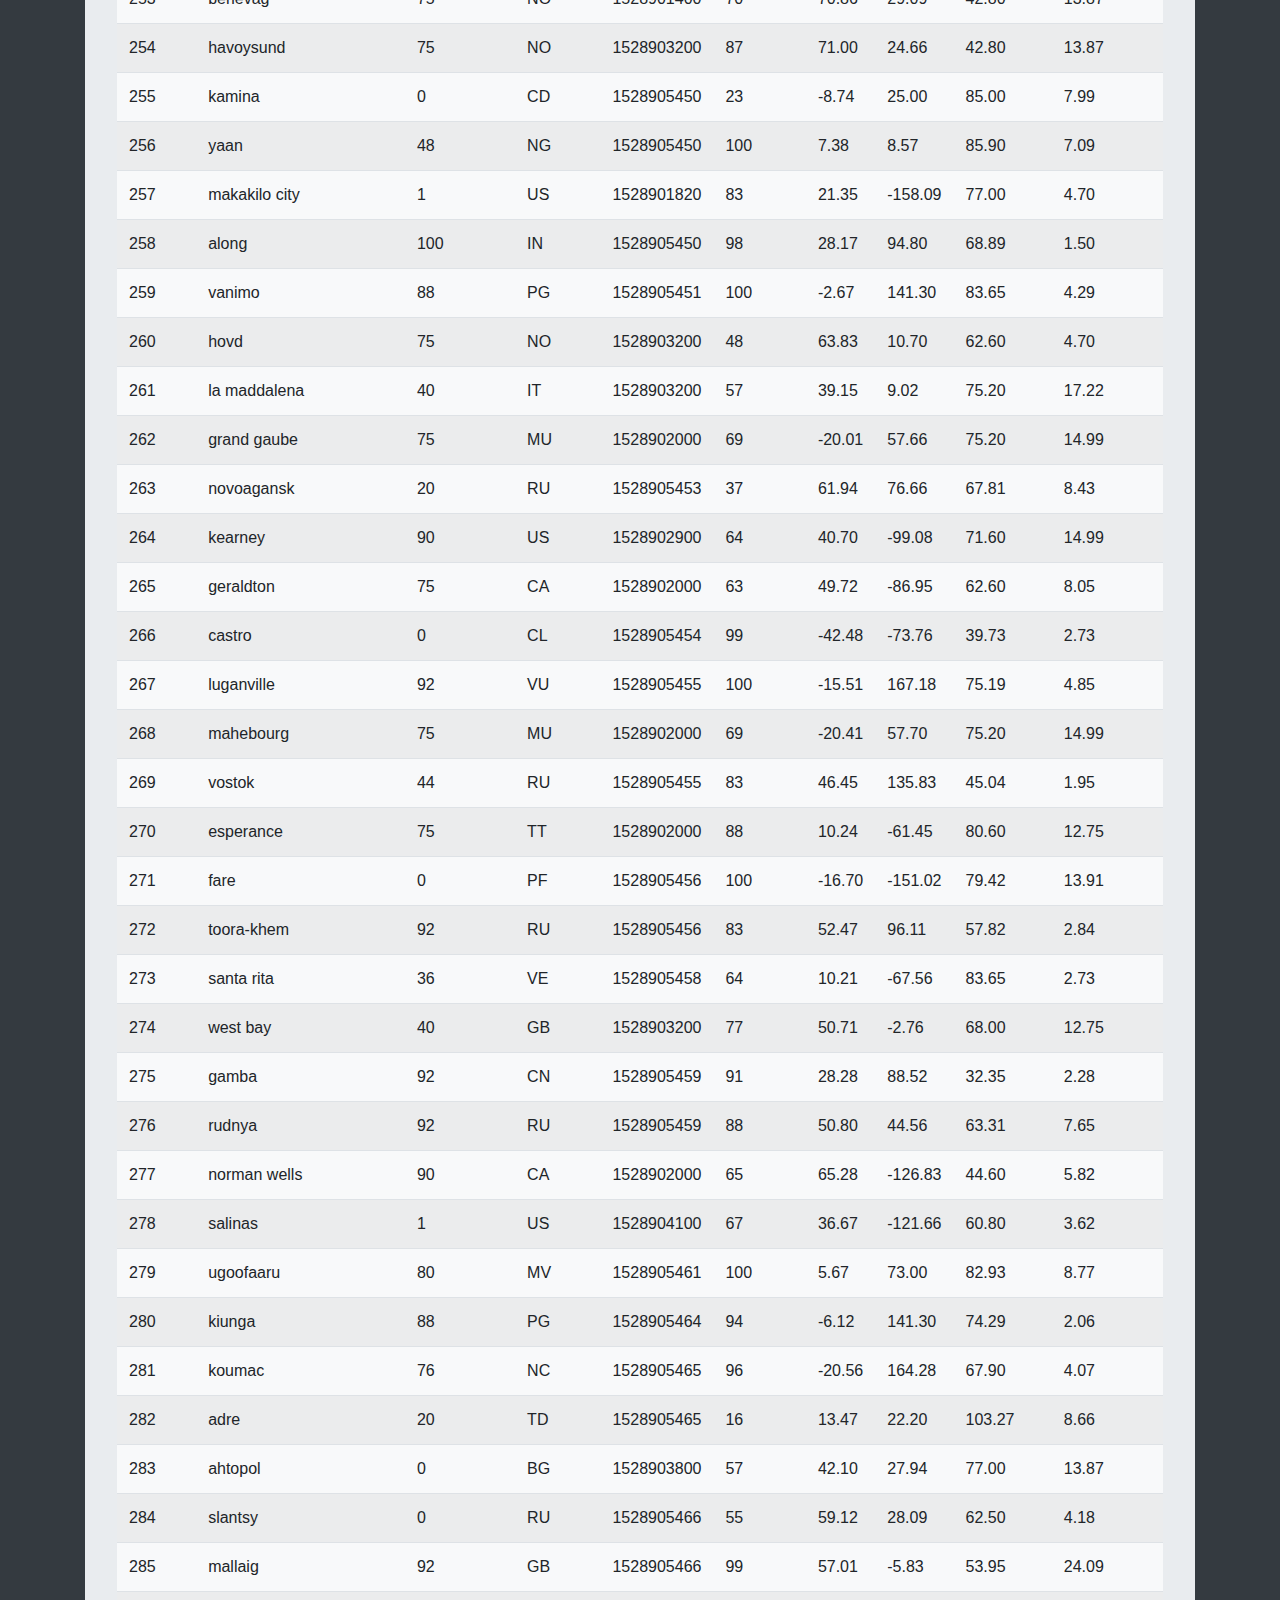
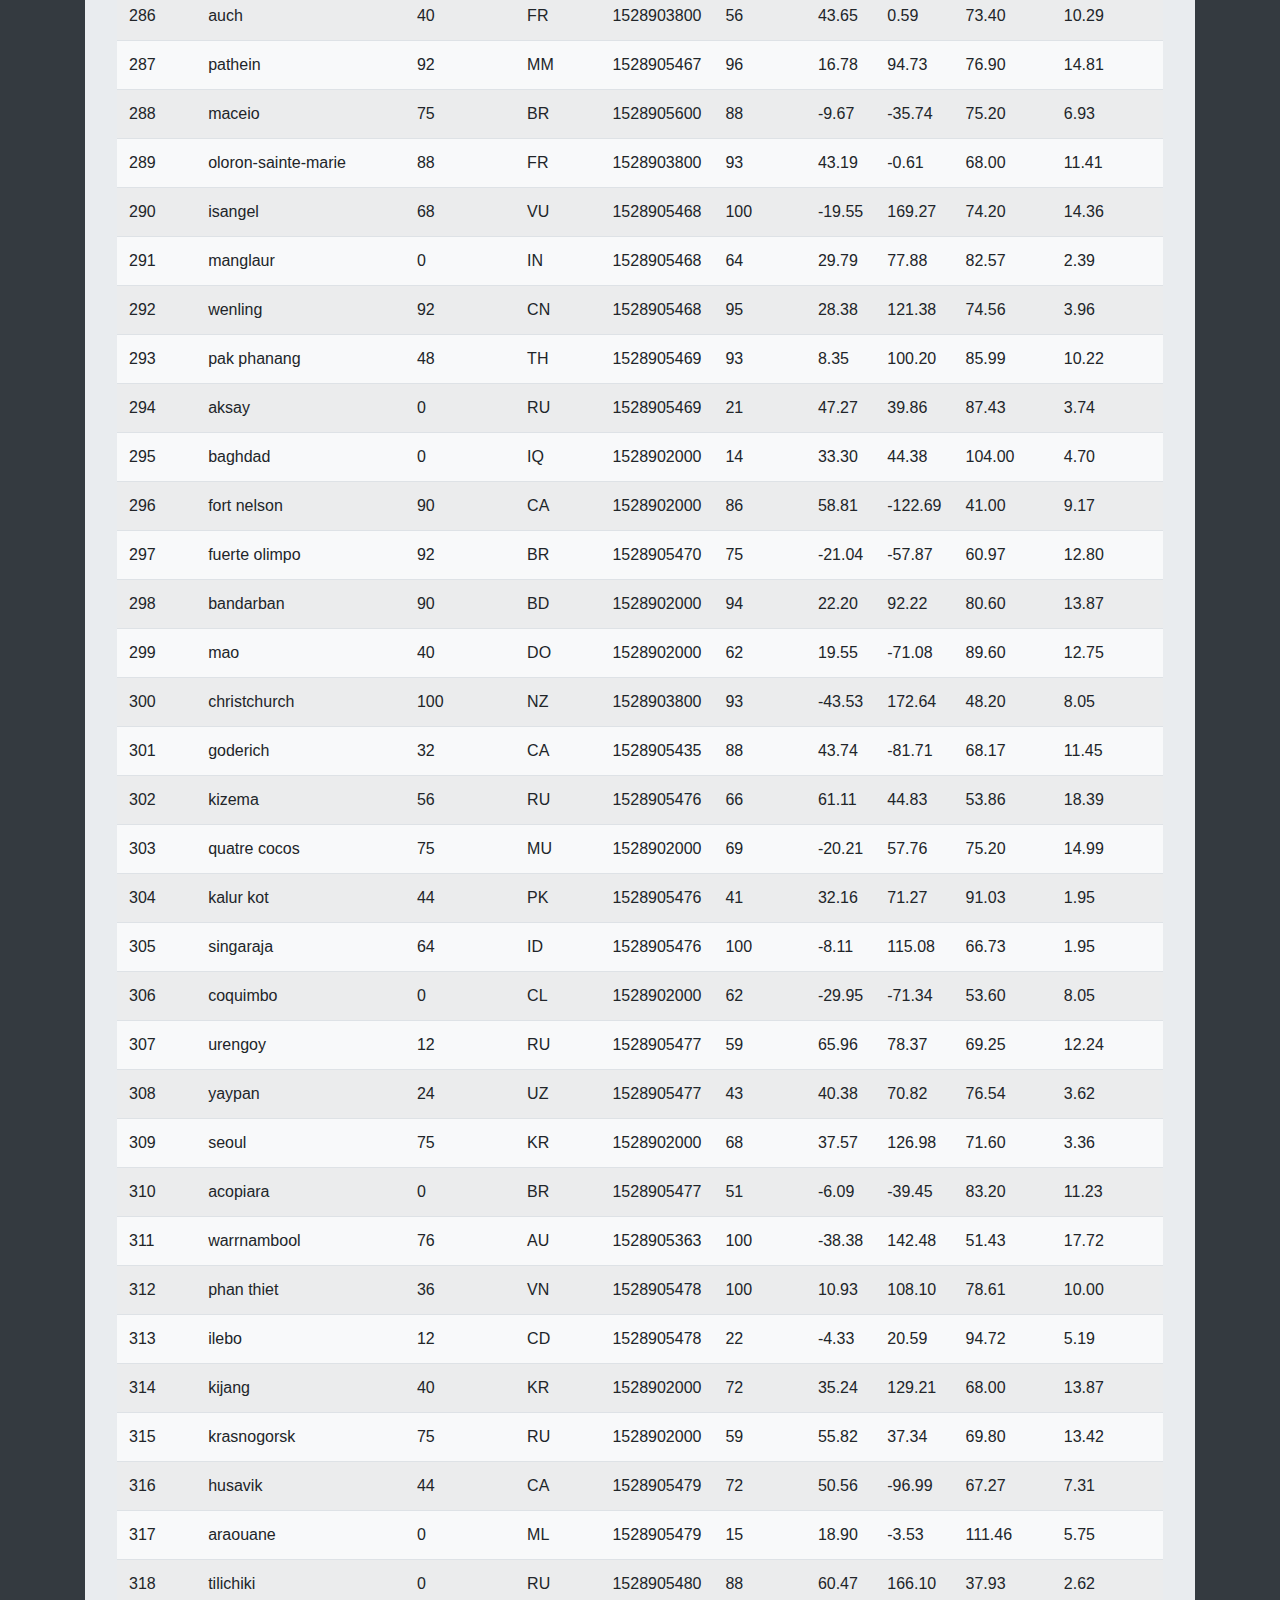
<file: WebVisualizations/data.html>
<!DOCTYPE html>
<html lang="en">

<head>
  <meta charset="UTF-8">
  <title>Data</title>
  <link rel="stylesheet" href="https://stackpath.bootstrapcdn.com/bootstrap/4.3.1/css/bootstrap.min.css" integrity="sha384-ggOyR0iXCbMQv3Xipma34MD+dH/1fQ784/j6cY/iJTQUOhcWr7x9JvoRxT2MZw1T" crossorigin="anonymous">

  <script src="https://code.jquery.com/jquery-3.3.1.slim.min.js" integrity="sha384-q8i/X+965DzO0rT7abK41JStQIAqVgRVzpbzo5smXKp4YfRvH+8abtTE1Pi6jizo" crossorigin="anonymous"></script>
  <script src="https://cdnjs.cloudflare.com/ajax/libs/popper.js/1.14.7/umd/popper.min.js" integrity="sha384-UO2eT0CpHqdSJQ6hJty5KVphtPhzWj9WO1clHTMGa3JDZwrnQq4sF86dIHNDz0W1" crossorigin="anonymous"></script>
  <script src="https://stackpath.bootstrapcdn.com/bootstrap/4.3.1/js/bootstrap.min.js" integrity="sha384-JjSmVgyd0p3pXB1rRibZUAYoIIy6OrQ6VrjIEaFf/nJGzIxFDsf4x0xIM+B07jRM" crossorigin="anonymous"></script>

  <link rel="stylesheet" href="style.css">
</head>
<body class="bg-dark">
  <nav class="navbar navbar-expand-lg navbar-light bg-light nav-fix">
    <a class="navbar-brand alert-primary lite-offset text-secondary" href="index.html">Latitude</a>
    <button class="navbar-toggler" type="button" data-toggle="collapse" data-target="#navbarPills" aria-controls="navbarPills" aria-expanded="false" aria-label="Toggle navigation">
      <span class="navbar-toggler-icon"></span>
    </button>

        <div class="collapse navbar-collapse" id="navbarPills">
          <ul class="nav nav-pills ml-auto">
            <li class="nav-item dropdown">
              <a class="nav-link dropdown-toggle" href="#" id="navbarDropdown" role="button" data-toggle="dropdown" aria-haspopup="true" aria-expanded="false">Plots</a>
            <div class="dropdown-menu" aria-labelledby="navbarDropdown">
                <a class="dropdown-item" href="max-temp.html">vs. Max Temperature</a>
                <a class="dropdown-item" href="humidity.html">vs. Humidity</a>
                <a class="dropdown-item" href="cloudiness.html">vs. Cloudiness</a>
                <a class="dropdown-item" href="wind-speed.html">vs. Wind Speed</a>
            </div>
            </li>
            <li class="nav-item">
              <a class="nav-link" href="comparison.html">Comparison</a>
            </li>
            <li class="nav-item">
              <a class="nav-link" href="data.html">Data</a>
            </li>
          </ul>
          
        </div>
  </nav>
      
      <div class="container">
        <div class="row mt-5"> 

          <div class="col-12">
            <div class="jumbotron">
              <h1 class="display-5 text-primary">Data</h1>
              <hr class="my-4"></hr>
              <p>The following table includes all of the data used for plotting during this project.</p>
              <table class="table table-striped table-scroll bg-light">
                <thead>
                  <tr style="text-align: left;">
                    <th>City_ID</th>
                    <th>City</th>
                    <th>Cloudiness</th>
                    <th>Country</th>
                    <th>Date</th>
                    <th>Humidity</th>
                    <th>Lat</th>
                    <th>Lng</th>
                    <th>Max Temp</th>
                    <th>Wind Speed</th>
                  </tr>
                </thead>
                <tbody>
                  <tr>
                    <td>0</td>
                    <td>jacareacanga</td>
                    <td>0</td>
                    <td>BR</td>
                    <td>1528902000</td>
                    <td>62</td>
                    <td>-6.22</td>
                    <td>-57.76</td>
                    <td>89.60</td>
                    <td>6.93</td>
                  </tr>
                  <tr>
                    <td>1</td>
                    <td>kaitangata</td>
                    <td>100</td>
                    <td>NZ</td>
                    <td>1528905304</td>
                    <td>94</td>
                    <td>-46.28</td>
                    <td>169.85</td>
                    <td>42.61</td>
                    <td>5.64</td>
                  </tr>
                  <tr>
                    <td>2</td>
                    <td>goulburn</td>
                    <td>20</td>
                    <td>AU</td>
                    <td>1528905078</td>
                    <td>91</td>
                    <td>-34.75</td>
                    <td>149.72</td>
                    <td>44.32</td>
                    <td>10.11</td>
                  </tr>
                  <tr>
                    <td>3</td>
                    <td>lata</td>
                    <td>76</td>
                    <td>IN</td>
                    <td>1528905305</td>
                    <td>89</td>
                    <td>30.78</td>
                    <td>78.62</td>
                    <td>59.89</td>
                    <td>0.94</td>
                  </tr>
                  <tr>
                    <td>4</td>
                    <td>chokurdakh</td>
                    <td>0</td>
                    <td>RU</td>
                    <td>1528905306</td>
                    <td>88</td>
                    <td>70.62</td>
                    <td>147.90</td>
                    <td>32.17</td>
                    <td>2.95</td>
                  </tr>
                  <tr>
                    <td>5</td>
                    <td>martyush</td>
                    <td>92</td>
                    <td>RU</td>
                    <td>1528905306</td>
                    <td>94</td>
                    <td>56.40</td>
                    <td>61.89</td>
                    <td>55.03</td>
                    <td>9.33</td>
                  </tr>
                  <tr>
                    <td>6</td>
                    <td>hobart</td>
                    <td>20</td>
                    <td>AU</td>
                    <td>1528902000</td>
                    <td>87</td>
                    <td>-42.88</td>
                    <td>147.33</td>
                    <td>44.60</td>
                    <td>8.05</td>
                  </tr>
                  <tr>
                    <td>7</td>
                    <td>broken hill</td>
                    <td>0</td>
                    <td>AU</td>
                    <td>1528905311</td>
                    <td>88</td>
                    <td>-31.97</td>
                    <td>141.45</td>
                    <td>44.50</td>
                    <td>7.31</td>
                  </tr>
                  <tr>
                    <td>8</td>
                    <td>harnosand</td>
                    <td>0</td>
                    <td>SE</td>
                    <td>1528903200</td>
                    <td>44</td>
                    <td>62.63</td>
                    <td>17.94</td>
                    <td>60.80</td>
                    <td>13.87</td>
                  </tr>
                  <tr>
                    <td>9</td>
                    <td>tuatapere</td>
                    <td>0</td>
                    <td>NZ</td>
                    <td>1528905312</td>
                    <td>100</td>
                    <td>-46.13</td>
                    <td>167.69</td>
                    <td>38.92</td>
                    <td>3.40</td>
                  </tr>
                  <tr>
                    <td>10</td>
                    <td>puerto ayora</td>
                    <td>90</td>
                    <td>EC</td>
                    <td>1528902000</td>
                    <td>69</td>
                    <td>-0.74</td>
                    <td>-90.35</td>
                    <td>77.00</td>
                    <td>13.87</td>
                  </tr>
                  <tr>
                    <td>11</td>
                    <td>havre-saint-pierre</td>
                    <td>75</td>
                    <td>CA</td>
                    <td>1528902000</td>
                    <td>58</td>
                    <td>50.23</td>
                    <td>-63.60</td>
                    <td>53.60</td>
                    <td>19.46</td>
                  </tr>
                  <tr>
                    <td>12</td>
                    <td>punta arenas</td>
                    <td>0</td>
                    <td>CL</td>
                    <td>1528902000</td>
                    <td>100</td>
                    <td>-53.16</td>
                    <td>-70.91</td>
                    <td>35.60</td>
                    <td>9.17</td>
                  </tr>
                  <tr>
                    <td>13</td>
                    <td>tasiilaq</td>
                    <td>75</td>
                    <td>GL</td>
                    <td>1528901400</td>
                    <td>60</td>
                    <td>65.61</td>
                    <td>-37.64</td>
                    <td>39.20</td>
                    <td>2.24</td>
                  </tr>
                  <tr>
                    <td>14</td>
                    <td>chapais</td>
                    <td>40</td>
                    <td>CA</td>
                    <td>1528902000</td>
                    <td>38</td>
                    <td>49.78</td>
                    <td>-74.86</td>
                    <td>59.00</td>
                    <td>10.29</td>
                  </tr>
                  <tr>
                    <td>15</td>
                    <td>avarua</td>
                    <td>40</td>
                    <td>CK</td>
                    <td>1528902000</td>
                    <td>56</td>
                    <td>-21.21</td>
                    <td>-159.78</td>
                    <td>73.40</td>
                    <td>10.29</td>
                  </tr>
                  <tr>
                    <td>16</td>
                    <td>hofn</td>
                    <td>75</td>
                    <td>IS</td>
                    <td>1528902000</td>
                    <td>87</td>
                    <td>64.25</td>
                    <td>-15.21</td>
                    <td>51.80</td>
                    <td>8.05</td>
                  </tr>
                  <tr>
                    <td>17</td>
                    <td>yukamenskoye</td>
                    <td>92</td>
                    <td>RU</td>
                    <td>1528905315</td>
                    <td>98</td>
                    <td>57.89</td>
                    <td>52.24</td>
                    <td>56.65</td>
                    <td>10.22</td>
                  </tr>
                  <tr>
                    <td>18</td>
                    <td>khandbari</td>
                    <td>80</td>
                    <td>NP</td>
                    <td>1528905315</td>
                    <td>67</td>
                    <td>27.38</td>
                    <td>87.21</td>
                    <td>44.59</td>
                    <td>1.39</td>
                  </tr>
                  <tr>
                    <td>19</td>
                    <td>bethel</td>
                    <td>1</td>
                    <td>US</td>
                    <td>1528901580</td>
                    <td>93</td>
                    <td>60.79</td>
                    <td>-161.76</td>
                    <td>44.60</td>
                    <td>8.05</td>
                  </tr>
                  <tr>
                    <td>20</td>
                    <td>ushuaia</td>
                    <td>75</td>
                    <td>AR</td>
                    <td>1528902000</td>
                    <td>64</td>
                    <td>-54.81</td>
                    <td>-68.31</td>
                    <td>41.00</td>
                    <td>3.36</td>
                  </tr>
                  <tr>
                    <td>21</td>
                    <td>east london</td>
                    <td>0</td>
                    <td>ZA</td>
                    <td>1528902000</td>
                    <td>37</td>
                    <td>-33.02</td>
                    <td>27.91</td>
                    <td>69.80</td>
                    <td>5.82</td>
                  </tr>
                  <tr>
                    <td>22</td>
                    <td>bluff</td>
                    <td>76</td>
                    <td>AU</td>
                    <td>1528905321</td>
                    <td>76</td>
                    <td>-23.58</td>
                    <td>149.07</td>
                    <td>61.96</td>
                    <td>4.74</td>
                  </tr>
                  <tr>
                    <td>23</td>
                    <td>mount isa</td>
                    <td>75</td>
                    <td>AU</td>
                    <td>1528902000</td>
                    <td>100</td>
                    <td>-20.73</td>
                    <td>139.49</td>
                    <td>64.40</td>
                    <td>3.29</td>
                  </tr>
                  <tr>
                    <td>24</td>
                    <td>pevek</td>
                    <td>0</td>
                    <td>RU</td>
                    <td>1528905321</td>
                    <td>71</td>
                    <td>69.70</td>
                    <td>170.27</td>
                    <td>36.94</td>
                    <td>6.98</td>
                  </tr>
                  <tr>
                    <td>25</td>
                    <td>gao</td>
                    <td>24</td>
                    <td>ML</td>
                    <td>1528905321</td>
                    <td>16</td>
                    <td>16.28</td>
                    <td>-0.04</td>
                    <td>110.02</td>
                    <td>4.97</td>
                  </tr>
                  <tr>
                    <td>26</td>
                    <td>cabo san lucas</td>
                    <td>75</td>
                    <td>MX</td>
                    <td>1528901160</td>
                    <td>74</td>
                    <td>22.89</td>
                    <td>-109.91</td>
                    <td>84.20</td>
                    <td>10.29</td>
                  </tr>
                  <tr>
                    <td>27</td>
                    <td>sao filipe</td>
                    <td>0</td>
                    <td>CV</td>
                    <td>1528905323</td>
                    <td>88</td>
                    <td>14.90</td>
                    <td>-24.50</td>
                    <td>75.73</td>
                    <td>13.02</td>
                  </tr>
                  <tr>
                    <td>28</td>
                    <td>tiksi</td>
                    <td>44</td>
                    <td>RU</td>
                    <td>1528905298</td>
                    <td>58</td>
                    <td>71.64</td>
                    <td>128.87</td>
                    <td>57.73</td>
                    <td>10.11</td>
                  </tr>
                  <tr>
                    <td>29</td>
                    <td>busselton</td>
                    <td>92</td>
                    <td>AU</td>
                    <td>1528905323</td>
                    <td>100</td>
                    <td>-33.64</td>
                    <td>115.35</td>
                    <td>60.43</td>
                    <td>10.56</td>
                  </tr>
                  <tr>
                    <td>30</td>
                    <td>alofi</td>
                    <td>76</td>
                    <td>NU</td>
                    <td>1528902000</td>
                    <td>88</td>
                    <td>-19.06</td>
                    <td>-169.92</td>
                    <td>71.60</td>
                    <td>3.36</td>
                  </tr>
                  <tr>
                    <td>31</td>
                    <td>ola</td>
                    <td>75</td>
                    <td>RU</td>
                    <td>1528902000</td>
                    <td>100</td>
                    <td>59.58</td>
                    <td>151.30</td>
                    <td>42.80</td>
                    <td>7.76</td>
                  </tr>
                  <tr>
                    <td>32</td>
                    <td>atar</td>
                    <td>20</td>
                    <td>MR</td>
                    <td>1528902000</td>
                    <td>19</td>
                    <td>20.52</td>
                    <td>-13.05</td>
                    <td>91.40</td>
                    <td>9.17</td>
                  </tr>
                  <tr>
                    <td>33</td>
                    <td>rikitea</td>
                    <td>0</td>
                    <td>PF</td>
                    <td>1528905325</td>
                    <td>100</td>
                    <td>-23.12</td>
                    <td>-134.97</td>
                    <td>73.57</td>
                    <td>8.66</td>
                  </tr>
                  <tr>
                    <td>34</td>
                    <td>hermanus</td>
                    <td>0</td>
                    <td>ZA</td>
                    <td>1528905325</td>
                    <td>24</td>
                    <td>-34.42</td>
                    <td>19.24</td>
                    <td>77.17</td>
                    <td>8.66</td>
                  </tr>
                  <tr>
                    <td>35</td>
                    <td>ponta delgada</td>
                    <td>75</td>
                    <td>PT</td>
                    <td>1528903800</td>
                    <td>88</td>
                    <td>37.73</td>
                    <td>-25.67</td>
                    <td>71.60</td>
                    <td>12.75</td>
                  </tr>
                  <tr>
                    <td>36</td>
                    <td>bambari</td>
                    <td>24</td>
                    <td>CF</td>
                    <td>1528905326</td>
                    <td>84</td>
                    <td>5.77</td>
                    <td>20.68</td>
                    <td>81.85</td>
                    <td>7.65</td>
                  </tr>
                  <tr>
                    <td>37</td>
                    <td>cap malheureux</td>
                    <td>75</td>
                    <td>MU</td>
                    <td>1528902000</td>
                    <td>69</td>
                    <td>-19.98</td>
                    <td>57.61</td>
                    <td>75.20</td>
                    <td>14.99</td>
                  </tr>
                  <tr>
                    <td>38</td>
                    <td>puerto escondido</td>
                    <td>75</td>
                    <td>MX</td>
                    <td>1528901100</td>
                    <td>65</td>
                    <td>15.86</td>
                    <td>-97.07</td>
                    <td>80.60</td>
                    <td>3.36</td>
                  </tr>
                  <tr>
                    <td>39</td>
                    <td>qaanaaq</td>
                    <td>32</td>
                    <td>GL</td>
                    <td>1528905330</td>
                    <td>100</td>
                    <td>77.48</td>
                    <td>-69.36</td>
                    <td>31.45</td>
                    <td>6.31</td>
                  </tr>
                  <tr>
                    <td>40</td>
                    <td>new norfolk</td>
                    <td>20</td>
                    <td>AU</td>
                    <td>1528902000</td>
                    <td>87</td>
                    <td>-42.78</td>
                    <td>147.06</td>
                    <td>44.60</td>
                    <td>8.05</td>
                  </tr>
                  <tr>
                    <td>41</td>
                    <td>najran</td>
                    <td>40</td>
                    <td>SA</td>
                    <td>1528902000</td>
                    <td>13</td>
                    <td>17.54</td>
                    <td>44.22</td>
                    <td>98.60</td>
                    <td>11.41</td>
                  </tr>
                  <tr>
                    <td>42</td>
                    <td>isla mujeres</td>
                    <td>90</td>
                    <td>MX</td>
                    <td>1528904340</td>
                    <td>100</td>
                    <td>21.23</td>
                    <td>-86.73</td>
                    <td>75.20</td>
                    <td>16.11</td>
                  </tr>
                  <tr>
                    <td>43</td>
                    <td>mar del plata</td>
                    <td>0</td>
                    <td>AR</td>
                    <td>1528905297</td>
                    <td>100</td>
                    <td>-46.43</td>
                    <td>-67.52</td>
                    <td>32.53</td>
                    <td>7.31</td>
                  </tr>
                  <tr>
                    <td>44</td>
                    <td>provideniya</td>
                    <td>0</td>
                    <td>RU</td>
                    <td>1528905332</td>
                    <td>91</td>
                    <td>64.42</td>
                    <td>-173.23</td>
                    <td>40.63</td>
                    <td>10.78</td>
                  </tr>
                  <tr>
                    <td>45</td>
                    <td>jamestown</td>
                    <td>12</td>
                    <td>AU</td>
                    <td>1528905333</td>
                    <td>88</td>
                    <td>-33.21</td>
                    <td>138.60</td>
                    <td>43.15</td>
                    <td>10.89</td>
                  </tr>
                  <tr>
                    <td>46</td>
                    <td>medicine hat</td>
                    <td>20</td>
                    <td>CA</td>
                    <td>1528902000</td>
                    <td>34</td>
                    <td>50.04</td>
                    <td>-110.68</td>
                    <td>66.20</td>
                    <td>14.99</td>
                  </tr>
                  <tr>
                    <td>47</td>
                    <td>katsuura</td>
                    <td>8</td>
                    <td>JP</td>
                    <td>1528905334</td>
                    <td>88</td>
                    <td>33.93</td>
                    <td>134.50</td>
                    <td>62.05</td>
                    <td>7.54</td>
                  </tr>
                  <tr>
                    <td>48</td>
                    <td>aklavik</td>
                    <td>20</td>
                    <td>CA</td>
                    <td>1528902000</td>
                    <td>53</td>
                    <td>68.22</td>
                    <td>-135.01</td>
                    <td>51.80</td>
                    <td>11.41</td>
                  </tr>
                  <tr>
                    <td>49</td>
                    <td>tuktoyaktuk</td>
                    <td>20</td>
                    <td>CA</td>
                    <td>1528902000</td>
                    <td>61</td>
                    <td>69.44</td>
                    <td>-133.03</td>
                    <td>46.40</td>
                    <td>6.93</td>
                  </tr>
                  <tr>
                    <td>50</td>
                    <td>kapaa</td>
                    <td>90</td>
                    <td>US</td>
                    <td>1528901760</td>
                    <td>88</td>
                    <td>22.08</td>
                    <td>-159.32</td>
                    <td>75.20</td>
                    <td>14.99</td>
                  </tr>
                  <tr>
                    <td>51</td>
                    <td>mildura</td>
                    <td>0</td>
                    <td>AU</td>
                    <td>1528905300</td>
                    <td>92</td>
                    <td>-34.18</td>
                    <td>142.16</td>
                    <td>45.67</td>
                    <td>9.66</td>
                  </tr>
                  <tr>
                    <td>52</td>
                    <td>souillac</td>
                    <td>75</td>
                    <td>FR</td>
                    <td>1528903800</td>
                    <td>49</td>
                    <td>45.60</td>
                    <td>-0.60</td>
                    <td>73.40</td>
                    <td>10.29</td>
                  </tr>
                  <tr>
                    <td>53</td>
                    <td>lorengau</td>
                    <td>100</td>
                    <td>PG</td>
                    <td>1528905336</td>
                    <td>100</td>
                    <td>-2.02</td>
                    <td>147.27</td>
                    <td>80.59</td>
                    <td>3.85</td>
                  </tr>
                  <tr>
                    <td>54</td>
                    <td>praia</td>
                    <td>20</td>
                    <td>BR</td>
                    <td>1528902000</td>
                    <td>47</td>
                    <td>-20.25</td>
                    <td>-43.81</td>
                    <td>82.40</td>
                    <td>3.36</td>
                  </tr>
                  <tr>
                    <td>55</td>
                    <td>port alfred</td>
                    <td>0</td>
                    <td>ZA</td>
                    <td>1528905338</td>
                    <td>50</td>
                    <td>-33.59</td>
                    <td>26.89</td>
                    <td>76.54</td>
                    <td>7.20</td>
                  </tr>
                  <tr>
                    <td>56</td>
                    <td>barranca</td>
                    <td>0</td>
                    <td>PE</td>
                    <td>1528905339</td>
                    <td>98</td>
                    <td>-10.75</td>
                    <td>-77.76</td>
                    <td>61.87</td>
                    <td>9.89</td>
                  </tr>
                  <tr>
                    <td>57</td>
                    <td>nome</td>
                    <td>40</td>
                    <td>US</td>
                    <td>1528902900</td>
                    <td>70</td>
                    <td>30.04</td>
                    <td>-94.42</td>
                    <td>87.80</td>
                    <td>3.36</td>
                  </tr>
                  <tr>
                    <td>58</td>
                    <td>matay</td>
                    <td>0</td>
                    <td>EG</td>
                    <td>1528905339</td>
                    <td>23</td>
                    <td>28.42</td>
                    <td>30.79</td>
                    <td>97.69</td>
                    <td>6.98</td>
                  </tr>
                  <tr>
                    <td>59</td>
                    <td>saskylakh</td>
                    <td>48</td>
                    <td>RU</td>
                    <td>1528905339</td>
                    <td>55</td>
                    <td>71.97</td>
                    <td>114.09</td>
                    <td>59.53</td>
                    <td>5.86</td>
                  </tr>
                  <tr>
                    <td>60</td>
                    <td>itarema</td>
                    <td>0</td>
                    <td>BR</td>
                    <td>1528905340</td>
                    <td>61</td>
                    <td>-2.92</td>
                    <td>-39.92</td>
                    <td>88.33</td>
                    <td>12.57</td>
                  </tr>
                  <tr>
                    <td>61</td>
                    <td>butaritari</td>
                    <td>56</td>
                    <td>KI</td>
                    <td>1528905340</td>
                    <td>100</td>
                    <td>3.07</td>
                    <td>172.79</td>
                    <td>81.13</td>
                    <td>7.31</td>
                  </tr>
                  <tr>
                    <td>62</td>
                    <td>peniche</td>
                    <td>20</td>
                    <td>PT</td>
                    <td>1528903800</td>
                    <td>64</td>
                    <td>39.36</td>
                    <td>-9.38</td>
                    <td>75.20</td>
                    <td>12.75</td>
                  </tr>
                  <tr>
                    <td>63</td>
                    <td>beloha</td>
                    <td>0</td>
                    <td>MG</td>
                    <td>1528905340</td>
                    <td>57</td>
                    <td>-25.17</td>
                    <td>45.06</td>
                    <td>71.95</td>
                    <td>16.37</td>
                  </tr>
                  <tr>
                    <td>64</td>
                    <td>anadyr</td>
                    <td>0</td>
                    <td>RU</td>
                    <td>1528902000</td>
                    <td>57</td>
                    <td>64.73</td>
                    <td>177.51</td>
                    <td>48.20</td>
                    <td>4.47</td>
                  </tr>
                  <tr>
                    <td>65</td>
                    <td>luderitz</td>
                    <td>12</td>
                    <td>NaN</td>
                    <td>1528905342</td>
                    <td>64</td>
                    <td>-26.65</td>
                    <td>15.16</td>
                    <td>64.03</td>
                    <td>17.38</td>
                  </tr>
                  <tr>
                    <td>66</td>
                    <td>rochester</td>
                    <td>1</td>
                    <td>US</td>
                    <td>1528902960</td>
                    <td>37</td>
                    <td>44.02</td>
                    <td>-92.46</td>
                    <td>73.40</td>
                    <td>6.93</td>
                  </tr>
                  <tr>
                    <td>67</td>
                    <td>bosaso</td>
                    <td>0</td>
                    <td>SO</td>
                    <td>1528905347</td>
                    <td>86</td>
                    <td>11.28</td>
                    <td>49.18</td>
                    <td>89.77</td>
                    <td>3.96</td>
                  </tr>
                  <tr>
                    <td>68</td>
                    <td>faanui</td>
                    <td>0</td>
                    <td>PF</td>
                    <td>1528905347</td>
                    <td>100</td>
                    <td>-16.48</td>
                    <td>-151.75</td>
                    <td>79.96</td>
                    <td>11.79</td>
                  </tr>
                  <tr>
                    <td>69</td>
                    <td>grindavik</td>
                    <td>75</td>
                    <td>IS</td>
                    <td>1528902000</td>
                    <td>70</td>
                    <td>63.84</td>
                    <td>-22.43</td>
                    <td>48.20</td>
                    <td>5.82</td>
                  </tr>
                  <tr>
                    <td>70</td>
                    <td>margate</td>
                    <td>20</td>
                    <td>AU</td>
                    <td>1528902000</td>
                    <td>87</td>
                    <td>-43.03</td>
                    <td>147.26</td>
                    <td>44.60</td>
                    <td>8.05</td>
                  </tr>
                  <tr>
                    <td>71</td>
                    <td>marsh harbour</td>
                    <td>88</td>
                    <td>BS</td>
                    <td>1528905349</td>
                    <td>95</td>
                    <td>26.54</td>
                    <td>-77.06</td>
                    <td>82.39</td>
                    <td>10.00</td>
                  </tr>
                  <tr>
                    <td>72</td>
                    <td>comodoro rivadavia</td>
                    <td>40</td>
                    <td>AR</td>
                    <td>1528902000</td>
                    <td>60</td>
                    <td>-45.87</td>
                    <td>-67.48</td>
                    <td>42.80</td>
                    <td>9.17</td>
                  </tr>
                  <tr>
                    <td>73</td>
                    <td>upernavik</td>
                    <td>92</td>
                    <td>GL</td>
                    <td>1528905350</td>
                    <td>100</td>
                    <td>72.79</td>
                    <td>-56.15</td>
                    <td>29.29</td>
                    <td>3.74</td>
                  </tr>
                  <tr>
                    <td>74</td>
                    <td>uige</td>
                    <td>0</td>
                    <td>AO</td>
                    <td>1528905350</td>
                    <td>29</td>
                    <td>-7.61</td>
                    <td>15.06</td>
                    <td>86.80</td>
                    <td>3.18</td>
                  </tr>
                  <tr>
                    <td>75</td>
                    <td>bredasdorp</td>
                    <td>0</td>
                    <td>ZA</td>
                    <td>1528902000</td>
                    <td>23</td>
                    <td>-34.53</td>
                    <td>20.04</td>
                    <td>82.40</td>
                    <td>5.82</td>
                  </tr>
                  <tr>
                    <td>76</td>
                    <td>bodden town</td>
                    <td>40</td>
                    <td>KY</td>
                    <td>1528902000</td>
                    <td>78</td>
                    <td>19.28</td>
                    <td>-81.25</td>
                    <td>80.60</td>
                    <td>16.11</td>
                  </tr>
                  <tr>
                    <td>77</td>
                    <td>guerrero negro</td>
                    <td>44</td>
                    <td>MX</td>
                    <td>1528905350</td>
                    <td>88</td>
                    <td>27.97</td>
                    <td>-114.04</td>
                    <td>63.85</td>
                    <td>3.74</td>
                  </tr>
                  <tr>
                    <td>78</td>
                    <td>bilma</td>
                    <td>0</td>
                    <td>NE</td>
                    <td>1528905351</td>
                    <td>12</td>
                    <td>18.69</td>
                    <td>12.92</td>
                    <td>110.47</td>
                    <td>4.63</td>
                  </tr>
                  <tr>
                    <td>79</td>
                    <td>carnarvon</td>
                    <td>0</td>
                    <td>ZA</td>
                    <td>1528905351</td>
                    <td>30</td>
                    <td>-30.97</td>
                    <td>22.13</td>
                    <td>60.43</td>
                    <td>14.25</td>
                  </tr>
                  <tr>
                    <td>80</td>
                    <td>ponta do sol</td>
                    <td>12</td>
                    <td>BR</td>
                    <td>1528905352</td>
                    <td>72</td>
                    <td>-20.63</td>
                    <td>-46.00</td>
                    <td>78.25</td>
                    <td>3.96</td>
                  </tr>
                  <tr>
                    <td>81</td>
                    <td>vila franca do campo</td>
                    <td>75</td>
                    <td>PT</td>
                    <td>1528903800</td>
                    <td>88</td>
                    <td>37.72</td>
                    <td>-25.43</td>
                    <td>71.60</td>
                    <td>12.75</td>
                  </tr>
                  <tr>
                    <td>82</td>
                    <td>puerto del rosario</td>
                    <td>20</td>
                    <td>ES</td>
                    <td>1528903800</td>
                    <td>60</td>
                    <td>28.50</td>
                    <td>-13.86</td>
                    <td>73.40</td>
                    <td>17.22</td>
                  </tr>
                  <tr>
                    <td>83</td>
                    <td>sitka</td>
                    <td>20</td>
                    <td>US</td>
                    <td>1528905353</td>
                    <td>92</td>
                    <td>37.17</td>
                    <td>-99.65</td>
                    <td>74.02</td>
                    <td>5.97</td>
                  </tr>
                  <tr>
                    <td>84</td>
                    <td>camacha</td>
                    <td>75</td>
                    <td>PT</td>
                    <td>1528903800</td>
                    <td>72</td>
                    <td>33.08</td>
                    <td>-16.33</td>
                    <td>68.00</td>
                    <td>16.11</td>
                  </tr>
                  <tr>
                    <td>85</td>
                    <td>saint-philippe</td>
                    <td>1</td>
                    <td>CA</td>
                    <td>1528902900</td>
                    <td>54</td>
                    <td>45.36</td>
                    <td>-73.48</td>
                    <td>78.80</td>
                    <td>11.41</td>
                  </tr>
                  <tr>
                    <td>86</td>
                    <td>port blair</td>
                    <td>92</td>
                    <td>IN</td>
                    <td>1528905357</td>
                    <td>97</td>
                    <td>11.67</td>
                    <td>92.75</td>
                    <td>84.37</td>
                    <td>25.10</td>
                  </tr>
                  <tr>
                    <td>87</td>
                    <td>albany</td>
                    <td>90</td>
                    <td>US</td>
                    <td>1528903860</td>
                    <td>68</td>
                    <td>42.65</td>
                    <td>-73.75</td>
                    <td>69.80</td>
                    <td>3.36</td>
                  </tr>
                  <tr>
                    <td>88</td>
                    <td>barrow</td>
                    <td>88</td>
                    <td>AR</td>
                    <td>1528905182</td>
                    <td>72</td>
                    <td>-38.31</td>
                    <td>-60.23</td>
                    <td>50.26</td>
                    <td>8.21</td>
                  </tr>
                  <tr>
                    <td>89</td>
                    <td>qorveh</td>
                    <td>92</td>
                    <td>IR</td>
                    <td>1528905357</td>
                    <td>22</td>
                    <td>35.17</td>
                    <td>47.80</td>
                    <td>76.72</td>
                    <td>3.18</td>
                  </tr>
                  <tr>
                    <td>90</td>
                    <td>san jeronimo</td>
                    <td>90</td>
                    <td>PE</td>
                    <td>1528902000</td>
                    <td>81</td>
                    <td>-13.65</td>
                    <td>-73.37</td>
                    <td>46.40</td>
                    <td>2.39</td>
                  </tr>
                  <tr>
                    <td>91</td>
                    <td>mataura</td>
                    <td>24</td>
                    <td>NZ</td>
                    <td>1528905299</td>
                    <td>79</td>
                    <td>-46.19</td>
                    <td>168.86</td>
                    <td>25.69</td>
                    <td>3.18</td>
                  </tr>
                  <tr>
                    <td>92</td>
                    <td>buala</td>
                    <td>64</td>
                    <td>SB</td>
                    <td>1528905359</td>
                    <td>100</td>
                    <td>-8.15</td>
                    <td>159.59</td>
                    <td>78.70</td>
                    <td>4.18</td>
                  </tr>
                  <tr>
                    <td>93</td>
                    <td>eyl</td>
                    <td>20</td>
                    <td>SO</td>
                    <td>1528905359</td>
                    <td>57</td>
                    <td>7.98</td>
                    <td>49.82</td>
                    <td>86.62</td>
                    <td>22.41</td>
                  </tr>
                  <tr>
                    <td>94</td>
                    <td>abu dhabi</td>
                    <td>0</td>
                    <td>AE</td>
                    <td>1528902000</td>
                    <td>29</td>
                    <td>24.47</td>
                    <td>54.37</td>
                    <td>98.60</td>
                    <td>16.11</td>
                  </tr>
                  <tr>
                    <td>95</td>
                    <td>tahe</td>
                    <td>92</td>
                    <td>CN</td>
                    <td>1528905359</td>
                    <td>98</td>
                    <td>52.34</td>
                    <td>124.71</td>
                    <td>51.43</td>
                    <td>2.17</td>
                  </tr>
                  <tr>
                    <td>96</td>
                    <td>chuy</td>
                    <td>80</td>
                    <td>UY</td>
                    <td>1528905099</td>
                    <td>93</td>
                    <td>-33.69</td>
                    <td>-53.46</td>
                    <td>52.87</td>
                    <td>28.90</td>
                  </tr>
                  <tr>
                    <td>97</td>
                    <td>dzerzhinskoye</td>
                    <td>8</td>
                    <td>RU</td>
                    <td>1528905360</td>
                    <td>69</td>
                    <td>56.84</td>
                    <td>95.22</td>
                    <td>65.11</td>
                    <td>3.85</td>
                  </tr>
                  <tr>
                    <td>98</td>
                    <td>vanavara</td>
                    <td>0</td>
                    <td>RU</td>
                    <td>1528905360</td>
                    <td>50</td>
                    <td>60.35</td>
                    <td>102.28</td>
                    <td>64.21</td>
                    <td>5.64</td>
                  </tr>
                  <tr>
                    <td>99</td>
                    <td>muros</td>
                    <td>40</td>
                    <td>ES</td>
                    <td>1528903800</td>
                    <td>72</td>
                    <td>42.77</td>
                    <td>-9.06</td>
                    <td>66.20</td>
                    <td>10.29</td>
                  </tr>
                  <tr>
                    <td>100</td>
                    <td>auchel</td>
                    <td>0</td>
                    <td>FR</td>
                    <td>1528903800</td>
                    <td>49</td>
                    <td>50.51</td>
                    <td>2.47</td>
                    <td>68.00</td>
                    <td>3.36</td>
                  </tr>
                  <tr>
                    <td>101</td>
                    <td>bubaque</td>
                    <td>40</td>
                    <td>GW</td>
                    <td>1528902000</td>
                    <td>55</td>
                    <td>11.28</td>
                    <td>-15.83</td>
                    <td>91.40</td>
                    <td>11.41</td>
                  </tr>
                  <tr>
                    <td>102</td>
                    <td>khatanga</td>
                    <td>8</td>
                    <td>RU</td>
                    <td>1528905361</td>
                    <td>65</td>
                    <td>71.98</td>
                    <td>102.47</td>
                    <td>60.97</td>
                    <td>4.63</td>
                  </tr>
                  <tr>
                    <td>103</td>
                    <td>los banos</td>
                    <td>1</td>
                    <td>US</td>
                    <td>1528904100</td>
                    <td>67</td>
                    <td>37.06</td>
                    <td>-120.85</td>
                    <td>75.20</td>
                    <td>4.74</td>
                  </tr>
                  <tr>
                    <td>104</td>
                    <td>labuhan</td>
                    <td>12</td>
                    <td>ID</td>
                    <td>1528905361</td>
                    <td>95</td>
                    <td>-2.54</td>
                    <td>115.51</td>
                    <td>72.94</td>
                    <td>1.83</td>
                  </tr>
                  <tr>
                    <td>105</td>
                    <td>saint-paul</td>
                    <td>75</td>
                    <td>FR</td>
                    <td>1528903800</td>
                    <td>56</td>
                    <td>45.22</td>
                    <td>1.90</td>
                    <td>68.00</td>
                    <td>14.99</td>
                  </tr>
                  <tr>
                    <td>106</td>
                    <td>petatlan</td>
                    <td>90</td>
                    <td>MX</td>
                    <td>1528901220</td>
                    <td>74</td>
                    <td>17.52</td>
                    <td>-101.27</td>
                    <td>84.20</td>
                    <td>1.83</td>
                  </tr>
                  <tr>
                    <td>107</td>
                    <td>baykit</td>
                    <td>36</td>
                    <td>RU</td>
                    <td>1528905366</td>
                    <td>68</td>
                    <td>61.68</td>
                    <td>96.39</td>
                    <td>63.94</td>
                    <td>4.29</td>
                  </tr>
                  <tr>
                    <td>108</td>
                    <td>dalby</td>
                    <td>75</td>
                    <td>AU</td>
                    <td>1528902000</td>
                    <td>93</td>
                    <td>-27.18</td>
                    <td>151.26</td>
                    <td>53.60</td>
                    <td>2.24</td>
                  </tr>
                  <tr>
                    <td>109</td>
                    <td>yellowknife</td>
                    <td>90</td>
                    <td>CA</td>
                    <td>1528902540</td>
                    <td>93</td>
                    <td>62.45</td>
                    <td>-114.38</td>
                    <td>46.40</td>
                    <td>8.05</td>
                  </tr>
                  <tr>
                    <td>110</td>
                    <td>hilo</td>
                    <td>75</td>
                    <td>US</td>
                    <td>1528901580</td>
                    <td>88</td>
                    <td>19.71</td>
                    <td>-155.08</td>
                    <td>66.20</td>
                    <td>5.82</td>
                  </tr>
                  <tr>
                    <td>111</td>
                    <td>turukhansk</td>
                    <td>36</td>
                    <td>RU</td>
                    <td>1528905297</td>
                    <td>76</td>
                    <td>65.80</td>
                    <td>87.96</td>
                    <td>66.37</td>
                    <td>6.42</td>
                  </tr>
                  <tr>
                    <td>112</td>
                    <td>dingle</td>
                    <td>68</td>
                    <td>PH</td>
                    <td>1528905368</td>
                    <td>82</td>
                    <td>11.00</td>
                    <td>122.67</td>
                    <td>79.96</td>
                    <td>8.21</td>
                  </tr>
                  <tr>
                    <td>113</td>
                    <td>dillon</td>
                    <td>1</td>
                    <td>US</td>
                    <td>1528901580</td>
                    <td>44</td>
                    <td>45.22</td>
                    <td>-112.64</td>
                    <td>57.20</td>
                    <td>5.82</td>
                  </tr>
                  <tr>
                    <td>114</td>
                    <td>labytnangi</td>
                    <td>64</td>
                    <td>RU</td>
                    <td>1528905370</td>
                    <td>75</td>
                    <td>66.66</td>
                    <td>66.39</td>
                    <td>47.11</td>
                    <td>17.49</td>
                  </tr>
                  <tr>
                    <td>115</td>
                    <td>gigmoto</td>
                    <td>36</td>
                    <td>PH</td>
                    <td>1528905370</td>
                    <td>98</td>
                    <td>13.78</td>
                    <td>124.39</td>
                    <td>83.56</td>
                    <td>17.60</td>
                  </tr>
                  <tr>
                    <td>116</td>
                    <td>nouakchott</td>
                    <td>68</td>
                    <td>MR</td>
                    <td>1528905371</td>
                    <td>76</td>
                    <td>18.08</td>
                    <td>-15.98</td>
                    <td>76.72</td>
                    <td>1.39</td>
                  </tr>
                  <tr>
                    <td>117</td>
                    <td>rumoi</td>
                    <td>92</td>
                    <td>JP</td>
                    <td>1528905371</td>
                    <td>100</td>
                    <td>43.93</td>
                    <td>141.67</td>
                    <td>44.41</td>
                    <td>8.10</td>
                  </tr>
                  <tr>
                    <td>118</td>
                    <td>dikson</td>
                    <td>32</td>
                    <td>RU</td>
                    <td>1528905373</td>
                    <td>100</td>
                    <td>73.51</td>
                    <td>80.55</td>
                    <td>31.09</td>
                    <td>13.13</td>
                  </tr>
                  <tr>
                    <td>119</td>
                    <td>chinsali</td>
                    <td>0</td>
                    <td>ZM</td>
                    <td>1528905377</td>
                    <td>36</td>
                    <td>-10.55</td>
                    <td>32.07</td>
                    <td>73.39</td>
                    <td>9.22</td>
                  </tr>
                  <tr>
                    <td>120</td>
                    <td>georgetown</td>
                    <td>75</td>
                    <td>GY</td>
                    <td>1528902000</td>
                    <td>78</td>
                    <td>6.80</td>
                    <td>-58.16</td>
                    <td>82.40</td>
                    <td>9.17</td>
                  </tr>
                  <tr>
                    <td>121</td>
                    <td>tooele</td>
                    <td>1</td>
                    <td>US</td>
                    <td>1528902900</td>
                    <td>35</td>
                    <td>40.53</td>
                    <td>-112.30</td>
                    <td>73.40</td>
                    <td>9.17</td>
                  </tr>
                  <tr>
                    <td>122</td>
                    <td>nikolskoye</td>
                    <td>40</td>
                    <td>RU</td>
                    <td>1528902000</td>
                    <td>41</td>
                    <td>59.70</td>
                    <td>30.79</td>
                    <td>60.80</td>
                    <td>4.47</td>
                  </tr>
                  <tr>
                    <td>123</td>
                    <td>bodo</td>
                    <td>80</td>
                    <td>CI</td>
                    <td>1528905379</td>
                    <td>66</td>
                    <td>5.91</td>
                    <td>-4.68</td>
                    <td>87.70</td>
                    <td>8.21</td>
                  </tr>
                  <tr>
                    <td>124</td>
                    <td>minador do negrao</td>
                    <td>32</td>
                    <td>BR</td>
                    <td>1528905379</td>
                    <td>80</td>
                    <td>-9.31</td>
                    <td>-36.86</td>
                    <td>76.81</td>
                    <td>13.24</td>
                  </tr>
                  <tr>
                    <td>125</td>
                    <td>sambava</td>
                    <td>88</td>
                    <td>MG</td>
                    <td>1528905379</td>
                    <td>100</td>
                    <td>-14.27</td>
                    <td>50.17</td>
                    <td>77.35</td>
                    <td>19.73</td>
                  </tr>
                  <tr>
                    <td>126</td>
                    <td>yerbogachen</td>
                    <td>0</td>
                    <td>RU</td>
                    <td>1528905380</td>
                    <td>44</td>
                    <td>61.28</td>
                    <td>108.01</td>
                    <td>64.93</td>
                    <td>7.43</td>
                  </tr>
                  <tr>
                    <td>127</td>
                    <td>kahului</td>
                    <td>1</td>
                    <td>US</td>
                    <td>1528901760</td>
                    <td>93</td>
                    <td>20.89</td>
                    <td>-156.47</td>
                    <td>66.20</td>
                    <td>3.36</td>
                  </tr>
                  <tr>
                    <td>128</td>
                    <td>clyde river</td>
                    <td>75</td>
                    <td>CA</td>
                    <td>1528902660</td>
                    <td>100</td>
                    <td>70.47</td>
                    <td>-68.59</td>
                    <td>35.60</td>
                    <td>21.92</td>
                  </tr>
                  <tr>
                    <td>129</td>
                    <td>ancud</td>
                    <td>20</td>
                    <td>CL</td>
                    <td>1528905381</td>
                    <td>90</td>
                    <td>-41.87</td>
                    <td>-73.83</td>
                    <td>39.10</td>
                    <td>2.73</td>
                  </tr>
                  <tr>
                    <td>130</td>
                    <td>beringovskiy</td>
                    <td>0</td>
                    <td>RU</td>
                    <td>1528905381</td>
                    <td>88</td>
                    <td>63.05</td>
                    <td>179.32</td>
                    <td>39.37</td>
                    <td>3.40</td>
                  </tr>
                  <tr>
                    <td>131</td>
                    <td>majene</td>
                    <td>32</td>
                    <td>ID</td>
                    <td>1528905382</td>
                    <td>100</td>
                    <td>-3.54</td>
                    <td>118.97</td>
                    <td>81.85</td>
                    <td>11.01</td>
                  </tr>
                  <tr>
                    <td>132</td>
                    <td>ahar</td>
                    <td>36</td>
                    <td>IR</td>
                    <td>1528905382</td>
                    <td>62</td>
                    <td>38.48</td>
                    <td>47.07</td>
                    <td>62.77</td>
                    <td>3.74</td>
                  </tr>
                  <tr>
                    <td>133</td>
                    <td>ilhabela</td>
                    <td>80</td>
                    <td>BR</td>
                    <td>1528905382</td>
                    <td>98</td>
                    <td>-23.78</td>
                    <td>-45.36</td>
                    <td>72.85</td>
                    <td>2.28</td>
                  </tr>
                  <tr>
                    <td>134</td>
                    <td>listvyagi</td>
                    <td>0</td>
                    <td>RU</td>
                    <td>1528905382</td>
                    <td>78</td>
                    <td>53.68</td>
                    <td>86.95</td>
                    <td>65.11</td>
                    <td>2.06</td>
                  </tr>
                  <tr>
                    <td>135</td>
                    <td>skjervoy</td>
                    <td>40</td>
                    <td>NO</td>
                    <td>1528903200</td>
                    <td>65</td>
                    <td>70.03</td>
                    <td>20.97</td>
                    <td>44.60</td>
                    <td>10.29</td>
                  </tr>
                  <tr>
                    <td>136</td>
                    <td>cape town</td>
                    <td>0</td>
                    <td>ZA</td>
                    <td>1528902000</td>
                    <td>35</td>
                    <td>-33.93</td>
                    <td>18.42</td>
                    <td>73.40</td>
                    <td>9.17</td>
                  </tr>
                  <tr>
                    <td>137</td>
                    <td>iqaluit</td>
                    <td>90</td>
                    <td>CA</td>
                    <td>1528902000</td>
                    <td>96</td>
                    <td>63.75</td>
                    <td>-68.52</td>
                    <td>35.60</td>
                    <td>20.80</td>
                  </tr>
                  <tr>
                    <td>138</td>
                    <td>fort-shevchenko</td>
                    <td>0</td>
                    <td>KZ</td>
                    <td>1528905387</td>
                    <td>59</td>
                    <td>44.51</td>
                    <td>50.26</td>
                    <td>74.20</td>
                    <td>3.62</td>
                  </tr>
                  <tr>
                    <td>139</td>
                    <td>severo-kurilsk</td>
                    <td>92</td>
                    <td>RU</td>
                    <td>1528905387</td>
                    <td>100</td>
                    <td>50.68</td>
                    <td>156.12</td>
                    <td>38.02</td>
                    <td>16.26</td>
                  </tr>
                  <tr>
                    <td>140</td>
                    <td>arraial do cabo</td>
                    <td>0</td>
                    <td>BR</td>
                    <td>1528905600</td>
                    <td>65</td>
                    <td>-22.97</td>
                    <td>-42.02</td>
                    <td>80.60</td>
                    <td>4.70</td>
                  </tr>
                  <tr>
                    <td>141</td>
                    <td>torbay</td>
                    <td>90</td>
                    <td>CA</td>
                    <td>1528903560</td>
                    <td>93</td>
                    <td>47.66</td>
                    <td>-52.73</td>
                    <td>50.00</td>
                    <td>19.46</td>
                  </tr>
                  <tr>
                    <td>142</td>
                    <td>ahipara</td>
                    <td>88</td>
                    <td>NZ</td>
                    <td>1528905388</td>
                    <td>91</td>
                    <td>-35.17</td>
                    <td>173.16</td>
                    <td>56.65</td>
                    <td>9.66</td>
                  </tr>
                  <tr>
                    <td>143</td>
                    <td>bandarbeyla</td>
                    <td>0</td>
                    <td>SO</td>
                    <td>1528905389</td>
                    <td>79</td>
                    <td>9.49</td>
                    <td>50.81</td>
                    <td>79.15</td>
                    <td>32.93</td>
                  </tr>
                  <tr>
                    <td>144</td>
                    <td>vuktyl</td>
                    <td>92</td>
                    <td>RU</td>
                    <td>1528905389</td>
                    <td>96</td>
                    <td>63.86</td>
                    <td>57.31</td>
                    <td>52.60</td>
                    <td>7.43</td>
                  </tr>
                  <tr>
                    <td>145</td>
                    <td>caravelas</td>
                    <td>0</td>
                    <td>BR</td>
                    <td>1528905390</td>
                    <td>98</td>
                    <td>-17.73</td>
                    <td>-39.27</td>
                    <td>77.62</td>
                    <td>10.45</td>
                  </tr>
                  <tr>
                    <td>146</td>
                    <td>waipawa</td>
                    <td>92</td>
                    <td>NZ</td>
                    <td>1528905390</td>
                    <td>94</td>
                    <td>-39.94</td>
                    <td>176.59</td>
                    <td>50.89</td>
                    <td>9.44</td>
                  </tr>
                  <tr>
                    <td>147</td>
                    <td>khomutovo</td>
                    <td>0</td>
                    <td>RU</td>
                    <td>1528905390</td>
                    <td>65</td>
                    <td>52.85</td>
                    <td>37.45</td>
                    <td>72.31</td>
                    <td>5.97</td>
                  </tr>
                  <tr>
                    <td>148</td>
                    <td>acajutla</td>
                    <td>40</td>
                    <td>SV</td>
                    <td>1528901400</td>
                    <td>79</td>
                    <td>13.59</td>
                    <td>-89.83</td>
                    <td>84.20</td>
                    <td>1.12</td>
                  </tr>
                  <tr>
                    <td>149</td>
                    <td>buritis</td>
                    <td>0</td>
                    <td>BR</td>
                    <td>1528905391</td>
                    <td>53</td>
                    <td>-15.62</td>
                    <td>-46.42</td>
                    <td>83.74</td>
                    <td>6.87</td>
                  </tr>
                  <tr>
                    <td>150</td>
                    <td>meulaboh</td>
                    <td>48</td>
                    <td>ID</td>
                    <td>1528905392</td>
                    <td>100</td>
                    <td>4.14</td>
                    <td>96.13</td>
                    <td>82.03</td>
                    <td>3.40</td>
                  </tr>
                  <tr>
                    <td>151</td>
                    <td>vaini</td>
                    <td>100</td>
                    <td>IN</td>
                    <td>1528905392</td>
                    <td>98</td>
                    <td>15.34</td>
                    <td>74.49</td>
                    <td>70.42</td>
                    <td>4.29</td>
                  </tr>
                  <tr>
                    <td>152</td>
                    <td>teya</td>
                    <td>75</td>
                    <td>MX</td>
                    <td>1528901400</td>
                    <td>66</td>
                    <td>21.05</td>
                    <td>-89.07</td>
                    <td>86.00</td>
                    <td>13.87</td>
                  </tr>
                  <tr>
                    <td>153</td>
                    <td>bambous virieux</td>
                    <td>75</td>
                    <td>MU</td>
                    <td>1528902000</td>
                    <td>69</td>
                    <td>-20.34</td>
                    <td>57.76</td>
                    <td>75.20</td>
                    <td>14.99</td>
                  </tr>
                  <tr>
                    <td>154</td>
                    <td>zaragoza</td>
                    <td>20</td>
                    <td>ES</td>
                    <td>1528903800</td>
                    <td>49</td>
                    <td>41.65</td>
                    <td>-0.88</td>
                    <td>77.00</td>
                    <td>28.86</td>
                  </tr>
                  <tr>
                    <td>155</td>
                    <td>thompson</td>
                    <td>75</td>
                    <td>CA</td>
                    <td>1528902600</td>
                    <td>76</td>
                    <td>55.74</td>
                    <td>-97.86</td>
                    <td>57.20</td>
                    <td>3.36</td>
                  </tr>
                  <tr>
                    <td>156</td>
                    <td>kodiak</td>
                    <td>1</td>
                    <td>US</td>
                    <td>1528901580</td>
                    <td>50</td>
                    <td>39.95</td>
                    <td>-94.76</td>
                    <td>75.20</td>
                    <td>13.87</td>
                  </tr>
                  <tr>
                    <td>157</td>
                    <td>nsanje</td>
                    <td>92</td>
                    <td>MZ</td>
                    <td>1528905397</td>
                    <td>84</td>
                    <td>-16.92</td>
                    <td>35.26</td>
                    <td>70.33</td>
                    <td>4.18</td>
                  </tr>
                  <tr>
                    <td>158</td>
                    <td>the pas</td>
                    <td>1</td>
                    <td>CA</td>
                    <td>1528902000</td>
                    <td>63</td>
                    <td>53.82</td>
                    <td>-101.24</td>
                    <td>60.80</td>
                    <td>10.29</td>
                  </tr>
                  <tr>
                    <td>159</td>
                    <td>masalli</td>
                    <td>12</td>
                    <td>KR</td>
                    <td>1528902000</td>
                    <td>77</td>
                    <td>34.80</td>
                    <td>126.66</td>
                    <td>68.00</td>
                    <td>9.17</td>
                  </tr>
                  <tr>
                    <td>160</td>
                    <td>talnakh</td>
                    <td>20</td>
                    <td>RU</td>
                    <td>1528905398</td>
                    <td>100</td>
                    <td>69.49</td>
                    <td>88.39</td>
                    <td>42.79</td>
                    <td>3.18</td>
                  </tr>
                  <tr>
                    <td>161</td>
                    <td>ilulissat</td>
                    <td>90</td>
                    <td>GL</td>
                    <td>1528901400</td>
                    <td>97</td>
                    <td>69.22</td>
                    <td>-51.10</td>
                    <td>32.00</td>
                    <td>4.70</td>
                  </tr>
                  <tr>
                    <td>162</td>
                    <td>vallenar</td>
                    <td>0</td>
                    <td>CL</td>
                    <td>1528905399</td>
                    <td>56</td>
                    <td>-28.58</td>
                    <td>-70.76</td>
                    <td>54.40</td>
                    <td>1.28</td>
                  </tr>
                  <tr>
                    <td>163</td>
                    <td>cap-aux-meules</td>
                    <td>40</td>
                    <td>CA</td>
                    <td>1528902000</td>
                    <td>62</td>
                    <td>47.38</td>
                    <td>-61.86</td>
                    <td>51.80</td>
                    <td>20.80</td>
                  </tr>
                  <tr>
                    <td>164</td>
                    <td>san quintin</td>
                    <td>90</td>
                    <td>PH</td>
                    <td>1528902000</td>
                    <td>100</td>
                    <td>17.54</td>
                    <td>120.52</td>
                    <td>77.00</td>
                    <td>13.87</td>
                  </tr>
                  <tr>
                    <td>165</td>
                    <td>victoria</td>
                    <td>75</td>
                    <td>BN</td>
                    <td>1528902000</td>
                    <td>94</td>
                    <td>5.28</td>
                    <td>115.24</td>
                    <td>80.60</td>
                    <td>1.12</td>
                  </tr>
                  <tr>
                    <td>166</td>
                    <td>okhotsk</td>
                    <td>12</td>
                    <td>RU</td>
                    <td>1528905400</td>
                    <td>100</td>
                    <td>59.36</td>
                    <td>143.24</td>
                    <td>38.02</td>
                    <td>2.17</td>
                  </tr>
                  <tr>
                    <td>167</td>
                    <td>bonavista</td>
                    <td>92</td>
                    <td>CA</td>
                    <td>1528905401</td>
                    <td>82</td>
                    <td>48.65</td>
                    <td>-53.11</td>
                    <td>46.57</td>
                    <td>22.97</td>
                  </tr>
                  <tr>
                    <td>168</td>
                    <td>manokwari</td>
                    <td>80</td>
                    <td>ID</td>
                    <td>1528905401</td>
                    <td>100</td>
                    <td>-0.87</td>
                    <td>134.08</td>
                    <td>78.07</td>
                    <td>8.10</td>
                  </tr>
                  <tr>
                    <td>169</td>
                    <td>lebu</td>
                    <td>92</td>
                    <td>ET</td>
                    <td>1528905404</td>
                    <td>100</td>
                    <td>8.96</td>
                    <td>38.73</td>
                    <td>55.30</td>
                    <td>0.72</td>
                  </tr>
                  <tr>
                    <td>170</td>
                    <td>qostanay</td>
                    <td>75</td>
                    <td>KZ</td>
                    <td>1528902000</td>
                    <td>54</td>
                    <td>53.17</td>
                    <td>63.58</td>
                    <td>59.00</td>
                    <td>6.71</td>
                  </tr>
                  <tr>
                    <td>171</td>
                    <td>victor harbor</td>
                    <td>75</td>
                    <td>AU</td>
                    <td>1528902000</td>
                    <td>82</td>
                    <td>-35.55</td>
                    <td>138.62</td>
                    <td>55.40</td>
                    <td>17.22</td>
                  </tr>
                  <tr>
                    <td>172</td>
                    <td>kamenka</td>
                    <td>12</td>
                    <td>RU</td>
                    <td>1528905405</td>
                    <td>98</td>
                    <td>53.19</td>
                    <td>44.05</td>
                    <td>61.60</td>
                    <td>9.44</td>
                  </tr>
                  <tr>
                    <td>173</td>
                    <td>cherskiy</td>
                    <td>8</td>
                    <td>RU</td>
                    <td>1528905405</td>
                    <td>48</td>
                    <td>68.75</td>
                    <td>161.30</td>
                    <td>55.21</td>
                    <td>3.18</td>
                  </tr>
                  <tr>
                    <td>174</td>
                    <td>kimbe</td>
                    <td>92</td>
                    <td>PG</td>
                    <td>1528905405</td>
                    <td>100</td>
                    <td>-5.56</td>
                    <td>150.15</td>
                    <td>78.43</td>
                    <td>6.64</td>
                  </tr>
                  <tr>
                    <td>175</td>
                    <td>guba</td>
                    <td>75</td>
                    <td>PH</td>
                    <td>1528902000</td>
                    <td>74</td>
                    <td>10.43</td>
                    <td>123.89</td>
                    <td>84.20</td>
                    <td>8.05</td>
                  </tr>
                  <tr>
                    <td>176</td>
                    <td>inuvik</td>
                    <td>40</td>
                    <td>CA</td>
                    <td>1528902000</td>
                    <td>53</td>
                    <td>68.36</td>
                    <td>-133.71</td>
                    <td>51.80</td>
                    <td>3.36</td>
                  </tr>
                  <tr>
                    <td>177</td>
                    <td>jiazi</td>
                    <td>20</td>
                    <td>CN</td>
                    <td>1528902000</td>
                    <td>78</td>
                    <td>19.61</td>
                    <td>110.49</td>
                    <td>82.40</td>
                    <td>4.47</td>
                  </tr>
                  <tr>
                    <td>178</td>
                    <td>namatanai</td>
                    <td>76</td>
                    <td>PG</td>
                    <td>1528905407</td>
                    <td>100</td>
                    <td>-3.66</td>
                    <td>152.44</td>
                    <td>78.07</td>
                    <td>11.68</td>
                  </tr>
                  <tr>
                    <td>179</td>
                    <td>port elizabeth</td>
                    <td>90</td>
                    <td>US</td>
                    <td>1528903500</td>
                    <td>83</td>
                    <td>39.31</td>
                    <td>-74.98</td>
                    <td>75.20</td>
                    <td>9.17</td>
                  </tr>
                  <tr>
                    <td>180</td>
                    <td>chilca</td>
                    <td>75</td>
                    <td>PE</td>
                    <td>1528903800</td>
                    <td>47</td>
                    <td>-13.22</td>
                    <td>-72.34</td>
                    <td>55.40</td>
                    <td>3.36</td>
                  </tr>
                  <tr>
                    <td>181</td>
                    <td>tual</td>
                    <td>68</td>
                    <td>ID</td>
                    <td>1528905408</td>
                    <td>100</td>
                    <td>-5.67</td>
                    <td>132.75</td>
                    <td>79.78</td>
                    <td>12.12</td>
                  </tr>
                  <tr>
                    <td>182</td>
                    <td>puerto colombia</td>
                    <td>40</td>
                    <td>CO</td>
                    <td>1528902000</td>
                    <td>74</td>
                    <td>10.99</td>
                    <td>-74.96</td>
                    <td>87.80</td>
                    <td>6.93</td>
                  </tr>
                  <tr>
                    <td>183</td>
                    <td>muzhi</td>
                    <td>0</td>
                    <td>RU</td>
                    <td>1528905409</td>
                    <td>63</td>
                    <td>65.40</td>
                    <td>64.70</td>
                    <td>55.57</td>
                    <td>10.67</td>
                  </tr>
                  <tr>
                    <td>184</td>
                    <td>tabuk</td>
                    <td>92</td>
                    <td>PH</td>
                    <td>1528905413</td>
                    <td>86</td>
                    <td>17.41</td>
                    <td>121.44</td>
                    <td>72.40</td>
                    <td>1.83</td>
                  </tr>
                  <tr>
                    <td>185</td>
                    <td>palauig</td>
                    <td>92</td>
                    <td>PH</td>
                    <td>1528905413</td>
                    <td>100</td>
                    <td>15.44</td>
                    <td>119.90</td>
                    <td>74.11</td>
                    <td>10.67</td>
                  </tr>
                  <tr>
                    <td>186</td>
                    <td>komsomolskiy</td>
                    <td>0</td>
                    <td>RU</td>
                    <td>1528905413</td>
                    <td>84</td>
                    <td>67.55</td>
                    <td>63.78</td>
                    <td>37.39</td>
                    <td>9.22</td>
                  </tr>
                  <tr>
                    <td>187</td>
                    <td>atuona</td>
                    <td>44</td>
                    <td>PF</td>
                    <td>1528905298</td>
                    <td>100</td>
                    <td>-9.80</td>
                    <td>-139.03</td>
                    <td>79.60</td>
                    <td>12.91</td>
                  </tr>
                  <tr>
                    <td>188</td>
                    <td>sinnamary</td>
                    <td>92</td>
                    <td>GF</td>
                    <td>1528905414</td>
                    <td>100</td>
                    <td>5.38</td>
                    <td>-52.96</td>
                    <td>75.19</td>
                    <td>3.40</td>
                  </tr>
                  <tr>
                    <td>189</td>
                    <td>kavieng</td>
                    <td>92</td>
                    <td>PG</td>
                    <td>1528905414</td>
                    <td>100</td>
                    <td>-2.57</td>
                    <td>150.80</td>
                    <td>78.97</td>
                    <td>5.41</td>
                  </tr>
                  <tr>
                    <td>190</td>
                    <td>moron</td>
                    <td>0</td>
                    <td>VE</td>
                    <td>1528905415</td>
                    <td>70</td>
                    <td>10.49</td>
                    <td>-68.20</td>
                    <td>81.67</td>
                    <td>3.06</td>
                  </tr>
                  <tr>
                    <td>191</td>
                    <td>fortuna</td>
                    <td>20</td>
                    <td>ES</td>
                    <td>1528903800</td>
                    <td>64</td>
                    <td>38.18</td>
                    <td>-1.13</td>
                    <td>86.00</td>
                    <td>12.75</td>
                  </tr>
                  <tr>
                    <td>192</td>
                    <td>pangnirtung</td>
                    <td>90</td>
                    <td>CA</td>
                    <td>1528902000</td>
                    <td>93</td>
                    <td>66.15</td>
                    <td>-65.72</td>
                    <td>35.60</td>
                    <td>4.70</td>
                  </tr>
                  <tr>
                    <td>193</td>
                    <td>paamiut</td>
                    <td>68</td>
                    <td>GL</td>
                    <td>1528905416</td>
                    <td>100</td>
                    <td>61.99</td>
                    <td>-49.67</td>
                    <td>35.32</td>
                    <td>12.46</td>
                  </tr>
                  <tr>
                    <td>194</td>
                    <td>juegang</td>
                    <td>36</td>
                    <td>CN</td>
                    <td>1528905417</td>
                    <td>76</td>
                    <td>32.31</td>
                    <td>121.18</td>
                    <td>75.28</td>
                    <td>16.60</td>
                  </tr>
                  <tr>
                    <td>195</td>
                    <td>kiama</td>
                    <td>0</td>
                    <td>AU</td>
                    <td>1528905418</td>
                    <td>86</td>
                    <td>-34.67</td>
                    <td>150.86</td>
                    <td>50.44</td>
                    <td>6.87</td>
                  </tr>
                  <tr>
                    <td>196</td>
                    <td>yamada</td>
                    <td>20</td>
                    <td>JP</td>
                    <td>1528902000</td>
                    <td>72</td>
                    <td>36.58</td>
                    <td>137.08</td>
                    <td>60.80</td>
                    <td>14.99</td>
                  </tr>
                  <tr>
                    <td>197</td>
                    <td>russell</td>
                    <td>0</td>
                    <td>AR</td>
                    <td>1528902000</td>
                    <td>48</td>
                    <td>-33.01</td>
                    <td>-68.80</td>
                    <td>42.80</td>
                    <td>3.36</td>
                  </tr>
                  <tr>
                    <td>198</td>
                    <td>port hawkesbury</td>
                    <td>1</td>
                    <td>CA</td>
                    <td>1528902000</td>
                    <td>63</td>
                    <td>45.62</td>
                    <td>-61.36</td>
                    <td>64.40</td>
                    <td>16.11</td>
                  </tr>
                  <tr>
                    <td>199</td>
                    <td>naze</td>
                    <td>75</td>
                    <td>NG</td>
                    <td>1528902000</td>
                    <td>62</td>
                    <td>5.43</td>
                    <td>7.07</td>
                    <td>89.60</td>
                    <td>9.17</td>
                  </tr>
                  <tr>
                    <td>200</td>
                    <td>namibe</td>
                    <td>0</td>
                    <td>AO</td>
                    <td>1528905419</td>
                    <td>89</td>
                    <td>-15.19</td>
                    <td>12.15</td>
                    <td>74.02</td>
                    <td>17.49</td>
                  </tr>
                  <tr>
                    <td>201</td>
                    <td>lodja</td>
                    <td>0</td>
                    <td>CD</td>
                    <td>1528905419</td>
                    <td>20</td>
                    <td>-3.52</td>
                    <td>23.60</td>
                    <td>94.36</td>
                    <td>4.97</td>
                  </tr>
                  <tr>
                    <td>202</td>
                    <td>basco</td>
                    <td>1</td>
                    <td>US</td>
                    <td>1528904100</td>
                    <td>44</td>
                    <td>40.33</td>
                    <td>-91.20</td>
                    <td>77.00</td>
                    <td>13.87</td>
                  </tr>
                  <tr>
                    <td>203</td>
                    <td>suleja</td>
                    <td>20</td>
                    <td>NG</td>
                    <td>1528905420</td>
                    <td>74</td>
                    <td>9.18</td>
                    <td>7.18</td>
                    <td>87.34</td>
                    <td>2.95</td>
                  </tr>
                  <tr>
                    <td>204</td>
                    <td>tazovskiy</td>
                    <td>12</td>
                    <td>RU</td>
                    <td>1528905420</td>
                    <td>60</td>
                    <td>67.47</td>
                    <td>78.70</td>
                    <td>67.72</td>
                    <td>14.81</td>
                  </tr>
                  <tr>
                    <td>205</td>
                    <td>waterloo</td>
                    <td>75</td>
                    <td>CA</td>
                    <td>1528902000</td>
                    <td>78</td>
                    <td>43.47</td>
                    <td>-80.52</td>
                    <td>75.20</td>
                    <td>12.75</td>
                  </tr>
                  <tr>
                    <td>206</td>
                    <td>kruisfontein</td>
                    <td>0</td>
                    <td>ZA</td>
                    <td>1528905421</td>
                    <td>47</td>
                    <td>-34.00</td>
                    <td>24.73</td>
                    <td>75.82</td>
                    <td>8.43</td>
                  </tr>
                  <tr>
                    <td>207</td>
                    <td>hithadhoo</td>
                    <td>12</td>
                    <td>MV</td>
                    <td>1528905421</td>
                    <td>100</td>
                    <td>-0.60</td>
                    <td>73.08</td>
                    <td>83.65</td>
                    <td>6.42</td>
                  </tr>
                  <tr>
                    <td>208</td>
                    <td>aqtobe</td>
                    <td>0</td>
                    <td>KZ</td>
                    <td>1528902000</td>
                    <td>24</td>
                    <td>50.28</td>
                    <td>57.21</td>
                    <td>71.60</td>
                    <td>6.71</td>
                  </tr>
                  <tr>
                    <td>209</td>
                    <td>trinidad</td>
                    <td>75</td>
                    <td>UY</td>
                    <td>1528902000</td>
                    <td>76</td>
                    <td>-33.52</td>
                    <td>-56.90</td>
                    <td>50.00</td>
                    <td>17.22</td>
                  </tr>
                  <tr>
                    <td>210</td>
                    <td>jasper</td>
                    <td>12</td>
                    <td>US</td>
                    <td>1528904100</td>
                    <td>83</td>
                    <td>33.83</td>
                    <td>-87.28</td>
                    <td>78.80</td>
                    <td>5.19</td>
                  </tr>
                  <tr>
                    <td>211</td>
                    <td>tempio pausania</td>
                    <td>40</td>
                    <td>IT</td>
                    <td>1528903800</td>
                    <td>77</td>
                    <td>40.90</td>
                    <td>9.10</td>
                    <td>69.80</td>
                    <td>11.41</td>
                  </tr>
                  <tr>
                    <td>212</td>
                    <td>kununurra</td>
                    <td>75</td>
                    <td>AU</td>
                    <td>1528902000</td>
                    <td>73</td>
                    <td>-15.77</td>
                    <td>128.74</td>
                    <td>73.40</td>
                    <td>5.82</td>
                  </tr>
                  <tr>
                    <td>213</td>
                    <td>zhob</td>
                    <td>0</td>
                    <td>PK</td>
                    <td>1528905423</td>
                    <td>10</td>
                    <td>31.34</td>
                    <td>69.45</td>
                    <td>80.95</td>
                    <td>5.64</td>
                  </tr>
                  <tr>
                    <td>214</td>
                    <td>los llanos de aridane</td>
                    <td>20</td>
                    <td>ES</td>
                    <td>1528903800</td>
                    <td>60</td>
                    <td>28.66</td>
                    <td>-17.92</td>
                    <td>73.40</td>
                    <td>12.75</td>
                  </tr>
                  <tr>
                    <td>215</td>
                    <td>nohar</td>
                    <td>0</td>
                    <td>IN</td>
                    <td>1528905423</td>
                    <td>22</td>
                    <td>29.18</td>
                    <td>74.77</td>
                    <td>98.50</td>
                    <td>9.55</td>
                  </tr>
                  <tr>
                    <td>216</td>
                    <td>sainte-suzanne</td>
                    <td>76</td>
                    <td>CH</td>
                    <td>1528903800</td>
                    <td>48</td>
                    <td>47.51</td>
                    <td>6.77</td>
                    <td>66.20</td>
                    <td>10.29</td>
                  </tr>
                  <tr>
                    <td>217</td>
                    <td>crotone</td>
                    <td>0</td>
                    <td>IT</td>
                    <td>1528901400</td>
                    <td>42</td>
                    <td>39.09</td>
                    <td>17.12</td>
                    <td>82.40</td>
                    <td>23.04</td>
                  </tr>
                  <tr>
                    <td>218</td>
                    <td>gambela</td>
                    <td>92</td>
                    <td>ET</td>
                    <td>1528905424</td>
                    <td>94</td>
                    <td>8.25</td>
                    <td>34.59</td>
                    <td>68.62</td>
                    <td>2.95</td>
                  </tr>
                  <tr>
                    <td>219</td>
                    <td>kavaratti</td>
                    <td>80</td>
                    <td>IN</td>
                    <td>1528905424</td>
                    <td>100</td>
                    <td>10.57</td>
                    <td>72.64</td>
                    <td>81.67</td>
                    <td>22.64</td>
                  </tr>
                  <tr>
                    <td>220</td>
                    <td>ust-ilimsk</td>
                    <td>12</td>
                    <td>RU</td>
                    <td>1528905425</td>
                    <td>87</td>
                    <td>57.96</td>
                    <td>102.73</td>
                    <td>60.61</td>
                    <td>1.95</td>
                  </tr>
                  <tr>
                    <td>221</td>
                    <td>leo</td>
                    <td>0</td>
                    <td>BF</td>
                    <td>1528905429</td>
                    <td>66</td>
                    <td>11.10</td>
                    <td>-2.10</td>
                    <td>94.72</td>
                    <td>4.63</td>
                  </tr>
                  <tr>
                    <td>222</td>
                    <td>totolapan</td>
                    <td>75</td>
                    <td>MX</td>
                    <td>1528902840</td>
                    <td>77</td>
                    <td>18.99</td>
                    <td>-98.92</td>
                    <td>59.00</td>
                    <td>5.82</td>
                  </tr>
                  <tr>
                    <td>223</td>
                    <td>funtua</td>
                    <td>44</td>
                    <td>NG</td>
                    <td>1528905429</td>
                    <td>50</td>
                    <td>11.52</td>
                    <td>7.31</td>
                    <td>90.67</td>
                    <td>2.17</td>
                  </tr>
                  <tr>
                    <td>224</td>
                    <td>salalah</td>
                    <td>75</td>
                    <td>OM</td>
                    <td>1528901400</td>
                    <td>89</td>
                    <td>17.01</td>
                    <td>54.10</td>
                    <td>84.20</td>
                    <td>10.29</td>
                  </tr>
                  <tr>
                    <td>225</td>
                    <td>burnie</td>
                    <td>92</td>
                    <td>AU</td>
                    <td>1528905430</td>
                    <td>100</td>
                    <td>-41.05</td>
                    <td>145.91</td>
                    <td>51.88</td>
                    <td>21.07</td>
                  </tr>
                  <tr>
                    <td>226</td>
                    <td>boulder city</td>
                    <td>1</td>
                    <td>US</td>
                    <td>1528902900</td>
                    <td>11</td>
                    <td>35.98</td>
                    <td>-114.83</td>
                    <td>89.60</td>
                    <td>3.51</td>
                  </tr>
                  <tr>
                    <td>227</td>
                    <td>massakory</td>
                    <td>0</td>
                    <td>TD</td>
                    <td>1528905431</td>
                    <td>46</td>
                    <td>13.00</td>
                    <td>15.73</td>
                    <td>100.21</td>
                    <td>6.98</td>
                  </tr>
                  <tr>
                    <td>228</td>
                    <td>arlit</td>
                    <td>0</td>
                    <td>NE</td>
                    <td>1528905432</td>
                    <td>14</td>
                    <td>18.74</td>
                    <td>7.39</td>
                    <td>110.92</td>
                    <td>4.74</td>
                  </tr>
                  <tr>
                    <td>229</td>
                    <td>zhigansk</td>
                    <td>0</td>
                    <td>RU</td>
                    <td>1528905432</td>
                    <td>56</td>
                    <td>66.77</td>
                    <td>123.37</td>
                    <td>56.83</td>
                    <td>4.97</td>
                  </tr>
                  <tr>
                    <td>230</td>
                    <td>florianopolis</td>
                    <td>40</td>
                    <td>BR</td>
                    <td>1528902000</td>
                    <td>64</td>
                    <td>-27.60</td>
                    <td>-48.55</td>
                    <td>69.80</td>
                    <td>3.36</td>
                  </tr>
                  <tr>
                    <td>231</td>
                    <td>lavrentiya</td>
                    <td>0</td>
                    <td>RU</td>
                    <td>1528905432</td>
                    <td>76</td>
                    <td>65.58</td>
                    <td>-170.99</td>
                    <td>35.95</td>
                    <td>8.43</td>
                  </tr>
                  <tr>
                    <td>232</td>
                    <td>bluefield</td>
                    <td>90</td>
                    <td>US</td>
                    <td>1528902900</td>
                    <td>78</td>
                    <td>37.27</td>
                    <td>-81.22</td>
                    <td>78.80</td>
                    <td>11.41</td>
                  </tr>
                  <tr>
                    <td>233</td>
                    <td>te anau</td>
                    <td>8</td>
                    <td>NZ</td>
                    <td>1528905433</td>
                    <td>80</td>
                    <td>-45.41</td>
                    <td>167.72</td>
                    <td>27.22</td>
                    <td>2.84</td>
                  </tr>
                  <tr>
                    <td>234</td>
                    <td>marawi</td>
                    <td>44</td>
                    <td>PH</td>
                    <td>1528905433</td>
                    <td>99</td>
                    <td>8.00</td>
                    <td>124.29</td>
                    <td>66.73</td>
                    <td>2.28</td>
                  </tr>
                  <tr>
                    <td>235</td>
                    <td>amapa</td>
                    <td>75</td>
                    <td>HN</td>
                    <td>1528905600</td>
                    <td>83</td>
                    <td>15.09</td>
                    <td>-87.97</td>
                    <td>84.20</td>
                    <td>4.70</td>
                  </tr>
                  <tr>
                    <td>236</td>
                    <td>palmer</td>
                    <td>75</td>
                    <td>AU</td>
                    <td>1528902000</td>
                    <td>82</td>
                    <td>-34.85</td>
                    <td>139.16</td>
                    <td>55.40</td>
                    <td>17.22</td>
                  </tr>
                  <tr>
                    <td>237</td>
                    <td>cidreira</td>
                    <td>0</td>
                    <td>BR</td>
                    <td>1528905434</td>
                    <td>81</td>
                    <td>-30.17</td>
                    <td>-50.22</td>
                    <td>51.97</td>
                    <td>26.33</td>
                  </tr>
                  <tr>
                    <td>238</td>
                    <td>saint-pierre</td>
                    <td>90</td>
                    <td>FR</td>
                    <td>1528903800</td>
                    <td>67</td>
                    <td>48.95</td>
                    <td>4.24</td>
                    <td>66.20</td>
                    <td>12.75</td>
                  </tr>
                  <tr>
                    <td>239</td>
                    <td>aykhal</td>
                    <td>32</td>
                    <td>RU</td>
                    <td>1528905439</td>
                    <td>57</td>
                    <td>65.95</td>
                    <td>111.51</td>
                    <td>62.23</td>
                    <td>4.74</td>
                  </tr>
                  <tr>
                    <td>240</td>
                    <td>ondangwa</td>
                    <td>0</td>
                    <td>NaN</td>
                    <td>1528902000</td>
                    <td>13</td>
                    <td>-17.91</td>
                    <td>15.98</td>
                    <td>84.20</td>
                    <td>2.24</td>
                  </tr>
                  <tr>
                    <td>241</td>
                    <td>pitimbu</td>
                    <td>40</td>
                    <td>BR</td>
                    <td>1528902000</td>
                    <td>54</td>
                    <td>-7.47</td>
                    <td>-34.81</td>
                    <td>84.20</td>
                    <td>17.22</td>
                  </tr>
                  <tr>
                    <td>242</td>
                    <td>grandview</td>
                    <td>1</td>
                    <td>US</td>
                    <td>1528905300</td>
                    <td>65</td>
                    <td>38.89</td>
                    <td>-94.53</td>
                    <td>80.60</td>
                    <td>10.29</td>
                  </tr>
                  <tr>
                    <td>243</td>
                    <td>williston</td>
                    <td>1</td>
                    <td>US</td>
                    <td>1528902900</td>
                    <td>36</td>
                    <td>48.15</td>
                    <td>-103.62</td>
                    <td>71.60</td>
                    <td>8.05</td>
                  </tr>
                  <tr>
                    <td>244</td>
                    <td>maniitsoq</td>
                    <td>68</td>
                    <td>GL</td>
                    <td>1528905442</td>
                    <td>97</td>
                    <td>65.42</td>
                    <td>-52.90</td>
                    <td>36.31</td>
                    <td>5.53</td>
                  </tr>
                  <tr>
                    <td>245</td>
                    <td>krasnyy yar</td>
                    <td>92</td>
                    <td>RU</td>
                    <td>1528905443</td>
                    <td>86</td>
                    <td>50.70</td>
                    <td>44.73</td>
                    <td>64.03</td>
                    <td>8.21</td>
                  </tr>
                  <tr>
                    <td>246</td>
                    <td>nouadhibou</td>
                    <td>20</td>
                    <td>MR</td>
                    <td>1528902000</td>
                    <td>47</td>
                    <td>20.93</td>
                    <td>-17.03</td>
                    <td>80.60</td>
                    <td>14.99</td>
                  </tr>
                  <tr>
                    <td>247</td>
                    <td>buritama</td>
                    <td>68</td>
                    <td>BR</td>
                    <td>1528905444</td>
                    <td>95</td>
                    <td>-21.07</td>
                    <td>-50.14</td>
                    <td>75.10</td>
                    <td>6.31</td>
                  </tr>
                  <tr>
                    <td>248</td>
                    <td>longyearbyen</td>
                    <td>90</td>
                    <td>NO</td>
                    <td>1528901400</td>
                    <td>86</td>
                    <td>78.22</td>
                    <td>15.63</td>
                    <td>33.80</td>
                    <td>18.34</td>
                  </tr>
                  <tr>
                    <td>249</td>
                    <td>lasa</td>
                    <td>20</td>
                    <td>CY</td>
                    <td>1528903800</td>
                    <td>74</td>
                    <td>34.92</td>
                    <td>32.53</td>
                    <td>80.60</td>
                    <td>6.93</td>
                  </tr>
                  <tr>
                    <td>250</td>
                    <td>college</td>
                    <td>1</td>
                    <td>US</td>
                    <td>1528901880</td>
                    <td>75</td>
                    <td>64.86</td>
                    <td>-147.80</td>
                    <td>42.80</td>
                    <td>3.36</td>
                  </tr>
                  <tr>
                    <td>251</td>
                    <td>ust-tsilma</td>
                    <td>12</td>
                    <td>RU</td>
                    <td>1528905445</td>
                    <td>84</td>
                    <td>65.44</td>
                    <td>52.15</td>
                    <td>54.40</td>
                    <td>3.62</td>
                  </tr>
                  <tr>
                    <td>252</td>
                    <td>saint-augustin</td>
                    <td>64</td>
                    <td>FR</td>
                    <td>1528903800</td>
                    <td>82</td>
                    <td>44.83</td>
                    <td>-0.61</td>
                    <td>69.80</td>
                    <td>12.75</td>
                  </tr>
                  <tr>
                    <td>253</td>
                    <td>berlevag</td>
                    <td>75</td>
                    <td>NO</td>
                    <td>1528901400</td>
                    <td>70</td>
                    <td>70.86</td>
                    <td>29.09</td>
                    <td>42.80</td>
                    <td>13.87</td>
                  </tr>
                  <tr>
                    <td>254</td>
                    <td>havoysund</td>
                    <td>75</td>
                    <td>NO</td>
                    <td>1528903200</td>
                    <td>87</td>
                    <td>71.00</td>
                    <td>24.66</td>
                    <td>42.80</td>
                    <td>13.87</td>
                  </tr>
                  <tr>
                    <td>255</td>
                    <td>kamina</td>
                    <td>0</td>
                    <td>CD</td>
                    <td>1528905450</td>
                    <td>23</td>
                    <td>-8.74</td>
                    <td>25.00</td>
                    <td>85.00</td>
                    <td>7.99</td>
                  </tr>
                  <tr>
                    <td>256</td>
                    <td>yaan</td>
                    <td>48</td>
                    <td>NG</td>
                    <td>1528905450</td>
                    <td>100</td>
                    <td>7.38</td>
                    <td>8.57</td>
                    <td>85.90</td>
                    <td>7.09</td>
                  </tr>
                  <tr>
                    <td>257</td>
                    <td>makakilo city</td>
                    <td>1</td>
                    <td>US</td>
                    <td>1528901820</td>
                    <td>83</td>
                    <td>21.35</td>
                    <td>-158.09</td>
                    <td>77.00</td>
                    <td>4.70</td>
                  </tr>
                  <tr>
                    <td>258</td>
                    <td>along</td>
                    <td>100</td>
                    <td>IN</td>
                    <td>1528905450</td>
                    <td>98</td>
                    <td>28.17</td>
                    <td>94.80</td>
                    <td>68.89</td>
                    <td>1.50</td>
                  </tr>
                  <tr>
                    <td>259</td>
                    <td>vanimo</td>
                    <td>88</td>
                    <td>PG</td>
                    <td>1528905451</td>
                    <td>100</td>
                    <td>-2.67</td>
                    <td>141.30</td>
                    <td>83.65</td>
                    <td>4.29</td>
                  </tr>
                  <tr>
                    <td>260</td>
                    <td>hovd</td>
                    <td>75</td>
                    <td>NO</td>
                    <td>1528903200</td>
                    <td>48</td>
                    <td>63.83</td>
                    <td>10.70</td>
                    <td>62.60</td>
                    <td>4.70</td>
                  </tr>
                  <tr>
                    <td>261</td>
                    <td>la maddalena</td>
                    <td>40</td>
                    <td>IT</td>
                    <td>1528903200</td>
                    <td>57</td>
                    <td>39.15</td>
                    <td>9.02</td>
                    <td>75.20</td>
                    <td>17.22</td>
                  </tr>
                  <tr>
                    <td>262</td>
                    <td>grand gaube</td>
                    <td>75</td>
                    <td>MU</td>
                    <td>1528902000</td>
                    <td>69</td>
                    <td>-20.01</td>
                    <td>57.66</td>
                    <td>75.20</td>
                    <td>14.99</td>
                  </tr>
                  <tr>
                    <td>263</td>
                    <td>novoagansk</td>
                    <td>20</td>
                    <td>RU</td>
                    <td>1528905453</td>
                    <td>37</td>
                    <td>61.94</td>
                    <td>76.66</td>
                    <td>67.81</td>
                    <td>8.43</td>
                  </tr>
                  <tr>
                    <td>264</td>
                    <td>kearney</td>
                    <td>90</td>
                    <td>US</td>
                    <td>1528902900</td>
                    <td>64</td>
                    <td>40.70</td>
                    <td>-99.08</td>
                    <td>71.60</td>
                    <td>14.99</td>
                  </tr>
                  <tr>
                    <td>265</td>
                    <td>geraldton</td>
                    <td>75</td>
                    <td>CA</td>
                    <td>1528902000</td>
                    <td>63</td>
                    <td>49.72</td>
                    <td>-86.95</td>
                    <td>62.60</td>
                    <td>8.05</td>
                  </tr>
                  <tr>
                    <td>266</td>
                    <td>castro</td>
                    <td>0</td>
                    <td>CL</td>
                    <td>1528905454</td>
                    <td>99</td>
                    <td>-42.48</td>
                    <td>-73.76</td>
                    <td>39.73</td>
                    <td>2.73</td>
                  </tr>
                  <tr>
                    <td>267</td>
                    <td>luganville</td>
                    <td>92</td>
                    <td>VU</td>
                    <td>1528905455</td>
                    <td>100</td>
                    <td>-15.51</td>
                    <td>167.18</td>
                    <td>75.19</td>
                    <td>4.85</td>
                  </tr>
                  <tr>
                    <td>268</td>
                    <td>mahebourg</td>
                    <td>75</td>
                    <td>MU</td>
                    <td>1528902000</td>
                    <td>69</td>
                    <td>-20.41</td>
                    <td>57.70</td>
                    <td>75.20</td>
                    <td>14.99</td>
                  </tr>
                  <tr>
                    <td>269</td>
                    <td>vostok</td>
                    <td>44</td>
                    <td>RU</td>
                    <td>1528905455</td>
                    <td>83</td>
                    <td>46.45</td>
                    <td>135.83</td>
                    <td>45.04</td>
                    <td>1.95</td>
                  </tr>
                  <tr>
                    <td>270</td>
                    <td>esperance</td>
                    <td>75</td>
                    <td>TT</td>
                    <td>1528902000</td>
                    <td>88</td>
                    <td>10.24</td>
                    <td>-61.45</td>
                    <td>80.60</td>
                    <td>12.75</td>
                  </tr>
                  <tr>
                    <td>271</td>
                    <td>fare</td>
                    <td>0</td>
                    <td>PF</td>
                    <td>1528905456</td>
                    <td>100</td>
                    <td>-16.70</td>
                    <td>-151.02</td>
                    <td>79.42</td>
                    <td>13.91</td>
                  </tr>
                  <tr>
                    <td>272</td>
                    <td>toora-khem</td>
                    <td>92</td>
                    <td>RU</td>
                    <td>1528905456</td>
                    <td>83</td>
                    <td>52.47</td>
                    <td>96.11</td>
                    <td>57.82</td>
                    <td>2.84</td>
                  </tr>
                  <tr>
                    <td>273</td>
                    <td>santa rita</td>
                    <td>36</td>
                    <td>VE</td>
                    <td>1528905458</td>
                    <td>64</td>
                    <td>10.21</td>
                    <td>-67.56</td>
                    <td>83.65</td>
                    <td>2.73</td>
                  </tr>
                  <tr>
                    <td>274</td>
                    <td>west bay</td>
                    <td>40</td>
                    <td>GB</td>
                    <td>1528903200</td>
                    <td>77</td>
                    <td>50.71</td>
                    <td>-2.76</td>
                    <td>68.00</td>
                    <td>12.75</td>
                  </tr>
                  <tr>
                    <td>275</td>
                    <td>gamba</td>
                    <td>92</td>
                    <td>CN</td>
                    <td>1528905459</td>
                    <td>91</td>
                    <td>28.28</td>
                    <td>88.52</td>
                    <td>32.35</td>
                    <td>2.28</td>
                  </tr>
                  <tr>
                    <td>276</td>
                    <td>rudnya</td>
                    <td>92</td>
                    <td>RU</td>
                    <td>1528905459</td>
                    <td>88</td>
                    <td>50.80</td>
                    <td>44.56</td>
                    <td>63.31</td>
                    <td>7.65</td>
                  </tr>
                  <tr>
                    <td>277</td>
                    <td>norman wells</td>
                    <td>90</td>
                    <td>CA</td>
                    <td>1528902000</td>
                    <td>65</td>
                    <td>65.28</td>
                    <td>-126.83</td>
                    <td>44.60</td>
                    <td>5.82</td>
                  </tr>
                  <tr>
                    <td>278</td>
                    <td>salinas</td>
                    <td>1</td>
                    <td>US</td>
                    <td>1528904100</td>
                    <td>67</td>
                    <td>36.67</td>
                    <td>-121.66</td>
                    <td>60.80</td>
                    <td>3.62</td>
                  </tr>
                  <tr>
                    <td>279</td>
                    <td>ugoofaaru</td>
                    <td>80</td>
                    <td>MV</td>
                    <td>1528905461</td>
                    <td>100</td>
                    <td>5.67</td>
                    <td>73.00</td>
                    <td>82.93</td>
                    <td>8.77</td>
                  </tr>
                  <tr>
                    <td>280</td>
                    <td>kiunga</td>
                    <td>88</td>
                    <td>PG</td>
                    <td>1528905464</td>
                    <td>94</td>
                    <td>-6.12</td>
                    <td>141.30</td>
                    <td>74.29</td>
                    <td>2.06</td>
                  </tr>
                  <tr>
                    <td>281</td>
                    <td>koumac</td>
                    <td>76</td>
                    <td>NC</td>
                    <td>1528905465</td>
                    <td>96</td>
                    <td>-20.56</td>
                    <td>164.28</td>
                    <td>67.90</td>
                    <td>4.07</td>
                  </tr>
                  <tr>
                    <td>282</td>
                    <td>adre</td>
                    <td>20</td>
                    <td>TD</td>
                    <td>1528905465</td>
                    <td>16</td>
                    <td>13.47</td>
                    <td>22.20</td>
                    <td>103.27</td>
                    <td>8.66</td>
                  </tr>
                  <tr>
                    <td>283</td>
                    <td>ahtopol</td>
                    <td>0</td>
                    <td>BG</td>
                    <td>1528903800</td>
                    <td>57</td>
                    <td>42.10</td>
                    <td>27.94</td>
                    <td>77.00</td>
                    <td>13.87</td>
                  </tr>
                  <tr>
                    <td>284</td>
                    <td>slantsy</td>
                    <td>0</td>
                    <td>RU</td>
                    <td>1528905466</td>
                    <td>55</td>
                    <td>59.12</td>
                    <td>28.09</td>
                    <td>62.50</td>
                    <td>4.18</td>
                  </tr>
                  <tr>
                    <td>285</td>
                    <td>mallaig</td>
                    <td>92</td>
                    <td>GB</td>
                    <td>1528905466</td>
                    <td>99</td>
                    <td>57.01</td>
                    <td>-5.83</td>
                    <td>53.95</td>
                    <td>24.09</td>
                  </tr>
                  <tr>
                    <td>286</td>
                    <td>auch</td>
                    <td>40</td>
                    <td>FR</td>
                    <td>1528903800</td>
                    <td>56</td>
                    <td>43.65</td>
                    <td>0.59</td>
                    <td>73.40</td>
                    <td>10.29</td>
                  </tr>
                  <tr>
                    <td>287</td>
                    <td>pathein</td>
                    <td>92</td>
                    <td>MM</td>
                    <td>1528905467</td>
                    <td>96</td>
                    <td>16.78</td>
                    <td>94.73</td>
                    <td>76.90</td>
                    <td>14.81</td>
                  </tr>
                  <tr>
                    <td>288</td>
                    <td>maceio</td>
                    <td>75</td>
                    <td>BR</td>
                    <td>1528905600</td>
                    <td>88</td>
                    <td>-9.67</td>
                    <td>-35.74</td>
                    <td>75.20</td>
                    <td>6.93</td>
                  </tr>
                  <tr>
                    <td>289</td>
                    <td>oloron-sainte-marie</td>
                    <td>88</td>
                    <td>FR</td>
                    <td>1528903800</td>
                    <td>93</td>
                    <td>43.19</td>
                    <td>-0.61</td>
                    <td>68.00</td>
                    <td>11.41</td>
                  </tr>
                  <tr>
                    <td>290</td>
                    <td>isangel</td>
                    <td>68</td>
                    <td>VU</td>
                    <td>1528905468</td>
                    <td>100</td>
                    <td>-19.55</td>
                    <td>169.27</td>
                    <td>74.20</td>
                    <td>14.36</td>
                  </tr>
                  <tr>
                    <td>291</td>
                    <td>manglaur</td>
                    <td>0</td>
                    <td>IN</td>
                    <td>1528905468</td>
                    <td>64</td>
                    <td>29.79</td>
                    <td>77.88</td>
                    <td>82.57</td>
                    <td>2.39</td>
                  </tr>
                  <tr>
                    <td>292</td>
                    <td>wenling</td>
                    <td>92</td>
                    <td>CN</td>
                    <td>1528905468</td>
                    <td>95</td>
                    <td>28.38</td>
                    <td>121.38</td>
                    <td>74.56</td>
                    <td>3.96</td>
                  </tr>
                  <tr>
                    <td>293</td>
                    <td>pak phanang</td>
                    <td>48</td>
                    <td>TH</td>
                    <td>1528905469</td>
                    <td>93</td>
                    <td>8.35</td>
                    <td>100.20</td>
                    <td>85.99</td>
                    <td>10.22</td>
                  </tr>
                  <tr>
                    <td>294</td>
                    <td>aksay</td>
                    <td>0</td>
                    <td>RU</td>
                    <td>1528905469</td>
                    <td>21</td>
                    <td>47.27</td>
                    <td>39.86</td>
                    <td>87.43</td>
                    <td>3.74</td>
                  </tr>
                  <tr>
                    <td>295</td>
                    <td>baghdad</td>
                    <td>0</td>
                    <td>IQ</td>
                    <td>1528902000</td>
                    <td>14</td>
                    <td>33.30</td>
                    <td>44.38</td>
                    <td>104.00</td>
                    <td>4.70</td>
                  </tr>
                  <tr>
                    <td>296</td>
                    <td>fort nelson</td>
                    <td>90</td>
                    <td>CA</td>
                    <td>1528902000</td>
                    <td>86</td>
                    <td>58.81</td>
                    <td>-122.69</td>
                    <td>41.00</td>
                    <td>9.17</td>
                  </tr>
                  <tr>
                    <td>297</td>
                    <td>fuerte olimpo</td>
                    <td>92</td>
                    <td>BR</td>
                    <td>1528905470</td>
                    <td>75</td>
                    <td>-21.04</td>
                    <td>-57.87</td>
                    <td>60.97</td>
                    <td>12.80</td>
                  </tr>
                  <tr>
                    <td>298</td>
                    <td>bandarban</td>
                    <td>90</td>
                    <td>BD</td>
                    <td>1528902000</td>
                    <td>94</td>
                    <td>22.20</td>
                    <td>92.22</td>
                    <td>80.60</td>
                    <td>13.87</td>
                  </tr>
                  <tr>
                    <td>299</td>
                    <td>mao</td>
                    <td>40</td>
                    <td>DO</td>
                    <td>1528902000</td>
                    <td>62</td>
                    <td>19.55</td>
                    <td>-71.08</td>
                    <td>89.60</td>
                    <td>12.75</td>
                  </tr>
                  <tr>
                    <td>300</td>
                    <td>christchurch</td>
                    <td>100</td>
                    <td>NZ</td>
                    <td>1528903800</td>
                    <td>93</td>
                    <td>-43.53</td>
                    <td>172.64</td>
                    <td>48.20</td>
                    <td>8.05</td>
                  </tr>
                  <tr>
                    <td>301</td>
                    <td>goderich</td>
                    <td>32</td>
                    <td>CA</td>
                    <td>1528905435</td>
                    <td>88</td>
                    <td>43.74</td>
                    <td>-81.71</td>
                    <td>68.17</td>
                    <td>11.45</td>
                  </tr>
                  <tr>
                    <td>302</td>
                    <td>kizema</td>
                    <td>56</td>
                    <td>RU</td>
                    <td>1528905476</td>
                    <td>66</td>
                    <td>61.11</td>
                    <td>44.83</td>
                    <td>53.86</td>
                    <td>18.39</td>
                  </tr>
                  <tr>
                    <td>303</td>
                    <td>quatre cocos</td>
                    <td>75</td>
                    <td>MU</td>
                    <td>1528902000</td>
                    <td>69</td>
                    <td>-20.21</td>
                    <td>57.76</td>
                    <td>75.20</td>
                    <td>14.99</td>
                  </tr>
                  <tr>
                    <td>304</td>
                    <td>kalur kot</td>
                    <td>44</td>
                    <td>PK</td>
                    <td>1528905476</td>
                    <td>41</td>
                    <td>32.16</td>
                    <td>71.27</td>
                    <td>91.03</td>
                    <td>1.95</td>
                  </tr>
                  <tr>
                    <td>305</td>
                    <td>singaraja</td>
                    <td>64</td>
                    <td>ID</td>
                    <td>1528905476</td>
                    <td>100</td>
                    <td>-8.11</td>
                    <td>115.08</td>
                    <td>66.73</td>
                    <td>1.95</td>
                  </tr>
                  <tr>
                    <td>306</td>
                    <td>coquimbo</td>
                    <td>0</td>
                    <td>CL</td>
                    <td>1528902000</td>
                    <td>62</td>
                    <td>-29.95</td>
                    <td>-71.34</td>
                    <td>53.60</td>
                    <td>8.05</td>
                  </tr>
                  <tr>
                    <td>307</td>
                    <td>urengoy</td>
                    <td>12</td>
                    <td>RU</td>
                    <td>1528905477</td>
                    <td>59</td>
                    <td>65.96</td>
                    <td>78.37</td>
                    <td>69.25</td>
                    <td>12.24</td>
                  </tr>
                  <tr>
                    <td>308</td>
                    <td>yaypan</td>
                    <td>24</td>
                    <td>UZ</td>
                    <td>1528905477</td>
                    <td>43</td>
                    <td>40.38</td>
                    <td>70.82</td>
                    <td>76.54</td>
                    <td>3.62</td>
                  </tr>
                  <tr>
                    <td>309</td>
                    <td>seoul</td>
                    <td>75</td>
                    <td>KR</td>
                    <td>1528902000</td>
                    <td>68</td>
                    <td>37.57</td>
                    <td>126.98</td>
                    <td>71.60</td>
                    <td>3.36</td>
                  </tr>
                  <tr>
                    <td>310</td>
                    <td>acopiara</td>
                    <td>0</td>
                    <td>BR</td>
                    <td>1528905477</td>
                    <td>51</td>
                    <td>-6.09</td>
                    <td>-39.45</td>
                    <td>83.20</td>
                    <td>11.23</td>
                  </tr>
                  <tr>
                    <td>311</td>
                    <td>warrnambool</td>
                    <td>76</td>
                    <td>AU</td>
                    <td>1528905363</td>
                    <td>100</td>
                    <td>-38.38</td>
                    <td>142.48</td>
                    <td>51.43</td>
                    <td>17.72</td>
                  </tr>
                  <tr>
                    <td>312</td>
                    <td>phan thiet</td>
                    <td>36</td>
                    <td>VN</td>
                    <td>1528905478</td>
                    <td>100</td>
                    <td>10.93</td>
                    <td>108.10</td>
                    <td>78.61</td>
                    <td>10.00</td>
                  </tr>
                  <tr>
                    <td>313</td>
                    <td>ilebo</td>
                    <td>12</td>
                    <td>CD</td>
                    <td>1528905478</td>
                    <td>22</td>
                    <td>-4.33</td>
                    <td>20.59</td>
                    <td>94.72</td>
                    <td>5.19</td>
                  </tr>
                  <tr>
                    <td>314</td>
                    <td>kijang</td>
                    <td>40</td>
                    <td>KR</td>
                    <td>1528902000</td>
                    <td>72</td>
                    <td>35.24</td>
                    <td>129.21</td>
                    <td>68.00</td>
                    <td>13.87</td>
                  </tr>
                  <tr>
                    <td>315</td>
                    <td>krasnogorsk</td>
                    <td>75</td>
                    <td>RU</td>
                    <td>1528902000</td>
                    <td>59</td>
                    <td>55.82</td>
                    <td>37.34</td>
                    <td>69.80</td>
                    <td>13.42</td>
                  </tr>
                  <tr>
                    <td>316</td>
                    <td>husavik</td>
                    <td>44</td>
                    <td>CA</td>
                    <td>1528905479</td>
                    <td>72</td>
                    <td>50.56</td>
                    <td>-96.99</td>
                    <td>67.27</td>
                    <td>7.31</td>
                  </tr>
                  <tr>
                    <td>317</td>
                    <td>araouane</td>
                    <td>0</td>
                    <td>ML</td>
                    <td>1528905479</td>
                    <td>15</td>
                    <td>18.90</td>
                    <td>-3.53</td>
                    <td>111.46</td>
                    <td>5.75</td>
                  </tr>
                  <tr>
                    <td>318</td>
                    <td>tilichiki</td>
                    <td>0</td>
                    <td>RU</td>
                    <td>1528905480</td>
                    <td>88</td>
                    <td>60.47</td>
                    <td>166.10</td>
                    <td>37.93</td>
                    <td>2.62</td>
                  </tr>
                  <tr>
                    <td>319</td>
                    <td>bosobolo</td>
                    <td>20</td>
                    <td>CD</td>
                    <td>1528905481</td>
                    <td>70</td>
                    <td>4.19</td>
                    <td>19.88</td>
                    <td>84.19</td>
                    <td>6.42</td>
                  </tr>
                  <tr>
                    <td>320</td>
                    <td>villarrobledo</td>
                    <td>0</td>
                    <td>ES</td>
                    <td>1528905482</td>
                    <td>28</td>
                    <td>39.27</td>
                    <td>-2.60</td>
                    <td>76.99</td>
                    <td>12.01</td>
                  </tr>
                  <tr>
                    <td>321</td>
                    <td>ribeira grande</td>
                    <td>40</td>
                    <td>PT</td>
                    <td>1528903800</td>
                    <td>83</td>
                    <td>38.52</td>
                    <td>-28.70</td>
                    <td>75.20</td>
                    <td>11.41</td>
                  </tr>
                  <tr>
                    <td>322</td>
                    <td>shakawe</td>
                    <td>0</td>
                    <td>BW</td>
                    <td>1528905485</td>
                    <td>23</td>
                    <td>-18.36</td>
                    <td>21.84</td>
                    <td>73.93</td>
                    <td>5.19</td>
                  </tr>
                  <tr>
                    <td>323</td>
                    <td>nemuro</td>
                    <td>80</td>
                    <td>JP</td>
                    <td>1528905486</td>
                    <td>100</td>
                    <td>43.32</td>
                    <td>145.57</td>
                    <td>48.64</td>
                    <td>17.83</td>
                  </tr>
                  <tr>
                    <td>324</td>
                    <td>miramar</td>
                    <td>0</td>
                    <td>CR</td>
                    <td>1528902000</td>
                    <td>61</td>
                    <td>10.09</td>
                    <td>-84.73</td>
                    <td>80.60</td>
                    <td>3.36</td>
                  </tr>
                  <tr>
                    <td>325</td>
                    <td>kerman</td>
                    <td>20</td>
                    <td>IR</td>
                    <td>1528902000</td>
                    <td>5</td>
                    <td>30.29</td>
                    <td>57.06</td>
                    <td>91.40</td>
                    <td>13.87</td>
                  </tr>
                  <tr>
                    <td>326</td>
                    <td>davidson</td>
                    <td>40</td>
                    <td>US</td>
                    <td>1528905600</td>
                    <td>65</td>
                    <td>35.50</td>
                    <td>-80.85</td>
                    <td>78.80</td>
                    <td>4.70</td>
                  </tr>
                  <tr>
                    <td>327</td>
                    <td>oksfjord</td>
                    <td>40</td>
                    <td>NO</td>
                    <td>1528903200</td>
                    <td>65</td>
                    <td>70.24</td>
                    <td>22.35</td>
                    <td>46.40</td>
                    <td>10.29</td>
                  </tr>
                  <tr>
                    <td>328</td>
                    <td>wattegama</td>
                    <td>92</td>
                    <td>LK</td>
                    <td>1528905487</td>
                    <td>97</td>
                    <td>7.35</td>
                    <td>80.68</td>
                    <td>71.41</td>
                    <td>5.75</td>
                  </tr>
                  <tr>
                    <td>329</td>
                    <td>inyonga</td>
                    <td>0</td>
                    <td>TZ</td>
                    <td>1528905487</td>
                    <td>32</td>
                    <td>-6.72</td>
                    <td>32.06</td>
                    <td>79.42</td>
                    <td>3.18</td>
                  </tr>
                  <tr>
                    <td>330</td>
                    <td>saint george</td>
                    <td>40</td>
                    <td>GR</td>
                    <td>1528903200</td>
                    <td>54</td>
                    <td>39.45</td>
                    <td>22.34</td>
                    <td>80.60</td>
                    <td>8.05</td>
                  </tr>
                  <tr>
                    <td>331</td>
                    <td>jabinyanah</td>
                    <td>0</td>
                    <td>TN</td>
                    <td>1528902000</td>
                    <td>47</td>
                    <td>35.03</td>
                    <td>10.91</td>
                    <td>80.60</td>
                    <td>13.87</td>
                  </tr>
                  <tr>
                    <td>332</td>
                    <td>siddipet</td>
                    <td>56</td>
                    <td>IN</td>
                    <td>1528905488</td>
                    <td>58</td>
                    <td>18.10</td>
                    <td>78.85</td>
                    <td>84.10</td>
                    <td>11.68</td>
                  </tr>
                  <tr>
                    <td>333</td>
                    <td>praia da vitoria</td>
                    <td>40</td>
                    <td>PT</td>
                    <td>1528902000</td>
                    <td>78</td>
                    <td>38.73</td>
                    <td>-27.07</td>
                    <td>75.20</td>
                    <td>10.22</td>
                  </tr>
                  <tr>
                    <td>334</td>
                    <td>duluth</td>
                    <td>1</td>
                    <td>US</td>
                    <td>1528904100</td>
                    <td>46</td>
                    <td>46.77</td>
                    <td>-92.13</td>
                    <td>73.40</td>
                    <td>8.05</td>
                  </tr>
                  <tr>
                    <td>335</td>
                    <td>oistins</td>
                    <td>20</td>
                    <td>BB</td>
                    <td>1528902000</td>
                    <td>66</td>
                    <td>13.07</td>
                    <td>-59.53</td>
                    <td>86.00</td>
                    <td>25.28</td>
                  </tr>
                  <tr>
                    <td>336</td>
                    <td>san onofre</td>
                    <td>0</td>
                    <td>CO</td>
                    <td>1528905495</td>
                    <td>93</td>
                    <td>9.74</td>
                    <td>-75.52</td>
                    <td>86.44</td>
                    <td>5.30</td>
                  </tr>
                  <tr>
                    <td>337</td>
                    <td>avera</td>
                    <td>90</td>
                    <td>US</td>
                    <td>1528904100</td>
                    <td>83</td>
                    <td>33.19</td>
                    <td>-82.53</td>
                    <td>78.80</td>
                    <td>3.74</td>
                  </tr>
                  <tr>
                    <td>338</td>
                    <td>alizai</td>
                    <td>0</td>
                    <td>PK</td>
                    <td>1528905496</td>
                    <td>30</td>
                    <td>33.94</td>
                    <td>71.55</td>
                    <td>89.77</td>
                    <td>3.29</td>
                  </tr>
                  <tr>
                    <td>339</td>
                    <td>bela</td>
                    <td>36</td>
                    <td>PK</td>
                    <td>1528905496</td>
                    <td>29</td>
                    <td>26.23</td>
                    <td>66.31</td>
                    <td>93.37</td>
                    <td>10.33</td>
                  </tr>
                  <tr>
                    <td>340</td>
                    <td>kalas</td>
                    <td>0</td>
                    <td>PK</td>
                    <td>1528903800</td>
                    <td>25</td>
                    <td>33.49</td>
                    <td>72.96</td>
                    <td>98.60</td>
                    <td>4.97</td>
                  </tr>
                  <tr>
                    <td>341</td>
                    <td>gisborne</td>
                    <td>12</td>
                    <td>NZ</td>
                    <td>1528905498</td>
                    <td>86</td>
                    <td>-38.66</td>
                    <td>178.02</td>
                    <td>52.60</td>
                    <td>10.67</td>
                  </tr>
                  <tr>
                    <td>342</td>
                    <td>yuryevets</td>
                    <td>24</td>
                    <td>RU</td>
                    <td>1528905498</td>
                    <td>69</td>
                    <td>57.32</td>
                    <td>43.11</td>
                    <td>60.70</td>
                    <td>15.03</td>
                  </tr>
                  <tr>
                    <td>343</td>
                    <td>bundaberg</td>
                    <td>88</td>
                    <td>AU</td>
                    <td>1528905498</td>
                    <td>100</td>
                    <td>-24.87</td>
                    <td>152.35</td>
                    <td>64.66</td>
                    <td>12.01</td>
                  </tr>
                  <tr>
                    <td>344</td>
                    <td>griffith</td>
                    <td>80</td>
                    <td>AU</td>
                    <td>1528905499</td>
                    <td>90</td>
                    <td>-34.29</td>
                    <td>146.06</td>
                    <td>50.62</td>
                    <td>8.88</td>
                  </tr>
                  <tr>
                    <td>345</td>
                    <td>raudeberg</td>
                    <td>75</td>
                    <td>NO</td>
                    <td>1528903200</td>
                    <td>71</td>
                    <td>61.99</td>
                    <td>5.14</td>
                    <td>60.80</td>
                    <td>11.41</td>
                  </tr>
                  <tr>
                    <td>346</td>
                    <td>rio gallegos</td>
                    <td>20</td>
                    <td>AR</td>
                    <td>1528902000</td>
                    <td>86</td>
                    <td>-51.62</td>
                    <td>-69.22</td>
                    <td>33.80</td>
                    <td>5.82</td>
                  </tr>
                  <tr>
                    <td>347</td>
                    <td>antalaha</td>
                    <td>88</td>
                    <td>MG</td>
                    <td>1528905500</td>
                    <td>85</td>
                    <td>-14.90</td>
                    <td>50.28</td>
                    <td>75.01</td>
                    <td>14.14</td>
                  </tr>
                  <tr>
                    <td>348</td>
                    <td>houma</td>
                    <td>0</td>
                    <td>CN</td>
                    <td>1528905500</td>
                    <td>58</td>
                    <td>35.63</td>
                    <td>111.36</td>
                    <td>62.32</td>
                    <td>2.51</td>
                  </tr>
                  <tr>
                    <td>349</td>
                    <td>verkhoyansk</td>
                    <td>0</td>
                    <td>RU</td>
                    <td>1528905500</td>
                    <td>63</td>
                    <td>67.55</td>
                    <td>133.39</td>
                    <td>56.29</td>
                    <td>2.62</td>
                  </tr>
                  <tr>
                    <td>350</td>
                    <td>donskoye</td>
                    <td>0</td>
                    <td>RU</td>
                    <td>1528902000</td>
                    <td>30</td>
                    <td>45.45</td>
                    <td>41.98</td>
                    <td>80.60</td>
                    <td>6.71</td>
                  </tr>
                  <tr>
                    <td>351</td>
                    <td>mogadishu</td>
                    <td>64</td>
                    <td>SO</td>
                    <td>1528905402</td>
                    <td>100</td>
                    <td>2.04</td>
                    <td>45.34</td>
                    <td>78.25</td>
                    <td>22.08</td>
                  </tr>
                  <tr>
                    <td>352</td>
                    <td>lewistown</td>
                    <td>1</td>
                    <td>US</td>
                    <td>1528904100</td>
                    <td>53</td>
                    <td>40.39</td>
                    <td>-90.15</td>
                    <td>78.80</td>
                    <td>12.75</td>
                  </tr>
                  <tr>
                    <td>353</td>
                    <td>leningradskiy</td>
                    <td>0</td>
                    <td>RU</td>
                    <td>1528905501</td>
                    <td>88</td>
                    <td>69.38</td>
                    <td>178.42</td>
                    <td>33.79</td>
                    <td>21.74</td>
                  </tr>
                  <tr>
                    <td>354</td>
                    <td>airai</td>
                    <td>76</td>
                    <td>TL</td>
                    <td>1528905503</td>
                    <td>93</td>
                    <td>-8.93</td>
                    <td>125.41</td>
                    <td>68.98</td>
                    <td>1.72</td>
                  </tr>
                  <tr>
                    <td>355</td>
                    <td>nantucket</td>
                    <td>90</td>
                    <td>US</td>
                    <td>1528904100</td>
                    <td>77</td>
                    <td>41.28</td>
                    <td>-70.10</td>
                    <td>69.80</td>
                    <td>17.22</td>
                  </tr>
                  <tr>
                    <td>356</td>
                    <td>mount gambier</td>
                    <td>92</td>
                    <td>AU</td>
                    <td>1528905506</td>
                    <td>81</td>
                    <td>-37.83</td>
                    <td>140.78</td>
                    <td>49.72</td>
                    <td>6.87</td>
                  </tr>
                  <tr>
                    <td>357</td>
                    <td>katobu</td>
                    <td>24</td>
                    <td>ID</td>
                    <td>1528905506</td>
                    <td>100</td>
                    <td>-4.94</td>
                    <td>122.53</td>
                    <td>77.98</td>
                    <td>2.62</td>
                  </tr>
                  <tr>
                    <td>358</td>
                    <td>baiyin</td>
                    <td>0</td>
                    <td>CN</td>
                    <td>1528902000</td>
                    <td>31</td>
                    <td>36.55</td>
                    <td>104.13</td>
                    <td>60.80</td>
                    <td>4.47</td>
                  </tr>
                  <tr>
                    <td>359</td>
                    <td>jumla</td>
                    <td>88</td>
                    <td>NP</td>
                    <td>1528905507</td>
                    <td>95</td>
                    <td>29.28</td>
                    <td>82.18</td>
                    <td>37.75</td>
                    <td>2.51</td>
                  </tr>
                  <tr>
                    <td>360</td>
                    <td>voh</td>
                    <td>8</td>
                    <td>NC</td>
                    <td>1528905507</td>
                    <td>100</td>
                    <td>-20.95</td>
                    <td>164.69</td>
                    <td>71.59</td>
                    <td>14.81</td>
                  </tr>
                  <tr>
                    <td>361</td>
                    <td>kamaishi</td>
                    <td>0</td>
                    <td>JP</td>
                    <td>1528905507</td>
                    <td>78</td>
                    <td>39.28</td>
                    <td>141.86</td>
                    <td>53.95</td>
                    <td>12.80</td>
                  </tr>
                  <tr>
                    <td>362</td>
                    <td>jurm</td>
                    <td>56</td>
                    <td>AF</td>
                    <td>1528905508</td>
                    <td>100</td>
                    <td>36.86</td>
                    <td>70.83</td>
                    <td>40.09</td>
                    <td>1.61</td>
                  </tr>
                  <tr>
                    <td>363</td>
                    <td>la ronge</td>
                    <td>75</td>
                    <td>CA</td>
                    <td>1528902000</td>
                    <td>76</td>
                    <td>55.10</td>
                    <td>-105.30</td>
                    <td>53.60</td>
                    <td>8.05</td>
                  </tr>
                  <tr>
                    <td>364</td>
                    <td>paragominas</td>
                    <td>20</td>
                    <td>BR</td>
                    <td>1528905508</td>
                    <td>56</td>
                    <td>-3.00</td>
                    <td>-47.35</td>
                    <td>91.93</td>
                    <td>5.41</td>
                  </tr>
                  <tr>
                    <td>365</td>
                    <td>fairbanks</td>
                    <td>1</td>
                    <td>US</td>
                    <td>1528901880</td>
                    <td>75</td>
                    <td>64.84</td>
                    <td>-147.72</td>
                    <td>42.80</td>
                    <td>3.36</td>
                  </tr>
                  <tr>
                    <td>366</td>
                    <td>poum</td>
                    <td>40</td>
                    <td>MK</td>
                    <td>1528903800</td>
                    <td>47</td>
                    <td>41.28</td>
                    <td>20.71</td>
                    <td>78.80</td>
                    <td>8.05</td>
                  </tr>
                  <tr>
                    <td>367</td>
                    <td>boyle</td>
                    <td>75</td>
                    <td>IE</td>
                    <td>1528902000</td>
                    <td>100</td>
                    <td>53.97</td>
                    <td>-8.30</td>
                    <td>55.40</td>
                    <td>18.34</td>
                  </tr>
                  <tr>
                    <td>368</td>
                    <td>klaksvik</td>
                    <td>92</td>
                    <td>FO</td>
                    <td>1528903200</td>
                    <td>93</td>
                    <td>62.23</td>
                    <td>-6.59</td>
                    <td>48.20</td>
                    <td>19.46</td>
                  </tr>
                  <tr>
                    <td>369</td>
                    <td>aleksandro-nevskiy</td>
                    <td>0</td>
                    <td>RU</td>
                    <td>1528905510</td>
                    <td>49</td>
                    <td>53.48</td>
                    <td>40.21</td>
                    <td>74.20</td>
                    <td>9.78</td>
                  </tr>
                  <tr>
                    <td>370</td>
                    <td>graham</td>
                    <td>75</td>
                    <td>US</td>
                    <td>1528905240</td>
                    <td>78</td>
                    <td>36.07</td>
                    <td>-79.40</td>
                    <td>75.20</td>
                    <td>9.17</td>
                  </tr>
                  <tr>
                    <td>371</td>
                    <td>paraiso</td>
                    <td>75</td>
                    <td>MX</td>
                    <td>1528901040</td>
                    <td>68</td>
                    <td>24.01</td>
                    <td>-104.61</td>
                    <td>66.20</td>
                    <td>3.36</td>
                  </tr>
                  <tr>
                    <td>372</td>
                    <td>nishihara</td>
                    <td>75</td>
                    <td>JP</td>
                    <td>1528902000</td>
                    <td>68</td>
                    <td>35.74</td>
                    <td>139.53</td>
                    <td>69.80</td>
                    <td>3.36</td>
                  </tr>
                  <tr>
                    <td>373</td>
                    <td>charyshskoye</td>
                    <td>8</td>
                    <td>RU</td>
                    <td>1528905511</td>
                    <td>37</td>
                    <td>51.40</td>
                    <td>83.56</td>
                    <td>69.70</td>
                    <td>3.40</td>
                  </tr>
                  <tr>
                    <td>374</td>
                    <td>struer</td>
                    <td>8</td>
                    <td>DK</td>
                    <td>1528903200</td>
                    <td>63</td>
                    <td>56.48</td>
                    <td>8.60</td>
                    <td>60.80</td>
                    <td>17.22</td>
                  </tr>
                  <tr>
                    <td>375</td>
                    <td>hualmay</td>
                    <td>12</td>
                    <td>PE</td>
                    <td>1528905511</td>
                    <td>77</td>
                    <td>-11.10</td>
                    <td>-77.61</td>
                    <td>65.02</td>
                    <td>3.62</td>
                  </tr>
                  <tr>
                    <td>376</td>
                    <td>ystad</td>
                    <td>75</td>
                    <td>SE</td>
                    <td>1528903200</td>
                    <td>60</td>
                    <td>55.43</td>
                    <td>13.82</td>
                    <td>68.00</td>
                    <td>13.87</td>
                  </tr>
                  <tr>
                    <td>377</td>
                    <td>buin</td>
                    <td>0</td>
                    <td>CL</td>
                    <td>1528905600</td>
                    <td>65</td>
                    <td>-33.73</td>
                    <td>-70.74</td>
                    <td>46.40</td>
                    <td>3.36</td>
                  </tr>
                  <tr>
                    <td>378</td>
                    <td>gamboma</td>
                    <td>0</td>
                    <td>CG</td>
                    <td>1528905516</td>
                    <td>64</td>
                    <td>-1.87</td>
                    <td>15.88</td>
                    <td>87.34</td>
                    <td>6.53</td>
                  </tr>
                  <tr>
                    <td>379</td>
                    <td>bristol</td>
                    <td>75</td>
                    <td>GB</td>
                    <td>1528903200</td>
                    <td>77</td>
                    <td>51.45</td>
                    <td>-2.60</td>
                    <td>68.00</td>
                    <td>10.29</td>
                  </tr>
                  <tr>
                    <td>380</td>
                    <td>imbituba</td>
                    <td>40</td>
                    <td>BR</td>
                    <td>1528902000</td>
                    <td>64</td>
                    <td>-28.24</td>
                    <td>-48.67</td>
                    <td>69.80</td>
                    <td>3.36</td>
                  </tr>
                  <tr>
                    <td>381</td>
                    <td>comrie</td>
                    <td>40</td>
                    <td>GB</td>
                    <td>1528903200</td>
                    <td>72</td>
                    <td>56.09</td>
                    <td>-3.58</td>
                    <td>60.80</td>
                    <td>14.99</td>
                  </tr>
                  <tr>
                    <td>382</td>
                    <td>esil</td>
                    <td>0</td>
                    <td>KZ</td>
                    <td>1528905517</td>
                    <td>50</td>
                    <td>51.96</td>
                    <td>66.41</td>
                    <td>60.25</td>
                    <td>7.65</td>
                  </tr>
                  <tr>
                    <td>383</td>
                    <td>lompoc</td>
                    <td>1</td>
                    <td>US</td>
                    <td>1528904100</td>
                    <td>63</td>
                    <td>34.64</td>
                    <td>-120.46</td>
                    <td>62.60</td>
                    <td>2.51</td>
                  </tr>
                  <tr>
                    <td>384</td>
                    <td>coihaique</td>
                    <td>80</td>
                    <td>CL</td>
                    <td>1528902000</td>
                    <td>85</td>
                    <td>-45.58</td>
                    <td>-72.07</td>
                    <td>33.80</td>
                    <td>2.24</td>
                  </tr>
                  <tr>
                    <td>385</td>
                    <td>hamilton</td>
                    <td>40</td>
                    <td>BM</td>
                    <td>1528901700</td>
                    <td>73</td>
                    <td>32.30</td>
                    <td>-64.78</td>
                    <td>77.00</td>
                    <td>10.29</td>
                  </tr>
                  <tr>
                    <td>386</td>
                    <td>hasaki</td>
                    <td>75</td>
                    <td>JP</td>
                    <td>1528902000</td>
                    <td>93</td>
                    <td>35.73</td>
                    <td>140.83</td>
                    <td>64.40</td>
                    <td>3.36</td>
                  </tr>
                  <tr>
                    <td>387</td>
                    <td>kajaani</td>
                    <td>0</td>
                    <td>FI</td>
                    <td>1528903200</td>
                    <td>52</td>
                    <td>64.22</td>
                    <td>27.73</td>
                    <td>53.60</td>
                    <td>4.70</td>
                  </tr>
                  <tr>
                    <td>388</td>
                    <td>tupik</td>
                    <td>0</td>
                    <td>RU</td>
                    <td>1528905520</td>
                    <td>63</td>
                    <td>54.43</td>
                    <td>119.94</td>
                    <td>51.25</td>
                    <td>4.63</td>
                  </tr>
                  <tr>
                    <td>389</td>
                    <td>kloulklubed</td>
                    <td>90</td>
                    <td>PW</td>
                    <td>1528901700</td>
                    <td>83</td>
                    <td>7.04</td>
                    <td>134.26</td>
                    <td>82.40</td>
                    <td>9.17</td>
                  </tr>
                  <tr>
                    <td>390</td>
                    <td>kieta</td>
                    <td>32</td>
                    <td>PG</td>
                    <td>1528905520</td>
                    <td>100</td>
                    <td>-6.22</td>
                    <td>155.63</td>
                    <td>76.81</td>
                    <td>2.73</td>
                  </tr>
                  <tr>
                    <td>391</td>
                    <td>maldonado</td>
                    <td>75</td>
                    <td>UY</td>
                    <td>1528902000</td>
                    <td>76</td>
                    <td>-34.91</td>
                    <td>-54.96</td>
                    <td>51.80</td>
                    <td>19.46</td>
                  </tr>
                  <tr>
                    <td>392</td>
                    <td>smithers</td>
                    <td>75</td>
                    <td>CA</td>
                    <td>1528902000</td>
                    <td>81</td>
                    <td>54.78</td>
                    <td>-127.17</td>
                    <td>48.20</td>
                    <td>2.62</td>
                  </tr>
                  <tr>
                    <td>393</td>
                    <td>mareeba</td>
                    <td>0</td>
                    <td>AU</td>
                    <td>1528902000</td>
                    <td>93</td>
                    <td>-16.99</td>
                    <td>145.42</td>
                    <td>60.80</td>
                    <td>3.40</td>
                  </tr>
                  <tr>
                    <td>394</td>
                    <td>kaputa</td>
                    <td>0</td>
                    <td>ZM</td>
                    <td>1528905521</td>
                    <td>29</td>
                    <td>-8.47</td>
                    <td>29.66</td>
                    <td>78.88</td>
                    <td>3.62</td>
                  </tr>
                  <tr>
                    <td>395</td>
                    <td>lira</td>
                    <td>68</td>
                    <td>UG</td>
                    <td>1528905521</td>
                    <td>45</td>
                    <td>2.25</td>
                    <td>32.90</td>
                    <td>82.39</td>
                    <td>8.21</td>
                  </tr>
                  <tr>
                    <td>396</td>
                    <td>constitucion</td>
                    <td>75</td>
                    <td>MX</td>
                    <td>1528901040</td>
                    <td>68</td>
                    <td>23.99</td>
                    <td>-104.67</td>
                    <td>66.20</td>
                    <td>3.36</td>
                  </tr>
                  <tr>
                    <td>397</td>
                    <td>ternate</td>
                    <td>90</td>
                    <td>PH</td>
                    <td>1528902000</td>
                    <td>100</td>
                    <td>14.29</td>
                    <td>120.72</td>
                    <td>77.00</td>
                    <td>10.29</td>
                  </tr>
                  <tr>
                    <td>398</td>
                    <td>haines junction</td>
                    <td>68</td>
                    <td>CA</td>
                    <td>1528905526</td>
                    <td>52</td>
                    <td>60.75</td>
                    <td>-137.51</td>
                    <td>42.79</td>
                    <td>2.62</td>
                  </tr>
                  <tr>
                    <td>399</td>
                    <td>zagora</td>
                    <td>75</td>
                    <td>HR</td>
                    <td>1528903800</td>
                    <td>73</td>
                    <td>46.19</td>
                    <td>15.87</td>
                    <td>71.60</td>
                    <td>2.24</td>
                  </tr>
                  <tr>
                    <td>400</td>
                    <td>zhongxing</td>
                    <td>8</td>
                    <td>CN</td>
                    <td>1528905527</td>
                    <td>69</td>
                    <td>32.02</td>
                    <td>116.14</td>
                    <td>74.29</td>
                    <td>7.99</td>
                  </tr>
                  <tr>
                    <td>401</td>
                    <td>snezhnogorsk</td>
                    <td>75</td>
                    <td>RU</td>
                    <td>1528903800</td>
                    <td>70</td>
                    <td>69.19</td>
                    <td>33.23</td>
                    <td>42.80</td>
                    <td>2.24</td>
                  </tr>
                  <tr>
                    <td>402</td>
                    <td>sola</td>
                    <td>75</td>
                    <td>FI</td>
                    <td>1528903200</td>
                    <td>76</td>
                    <td>62.78</td>
                    <td>29.36</td>
                    <td>50.00</td>
                    <td>10.29</td>
                  </tr>
                  <tr>
                    <td>403</td>
                    <td>sioux lookout</td>
                    <td>20</td>
                    <td>CA</td>
                    <td>1528902000</td>
                    <td>59</td>
                    <td>50.10</td>
                    <td>-91.92</td>
                    <td>66.20</td>
                    <td>4.70</td>
                  </tr>
                  <tr>
                    <td>404</td>
                    <td>sur</td>
                    <td>0</td>
                    <td>OM</td>
                    <td>1528905530</td>
                    <td>82</td>
                    <td>22.57</td>
                    <td>59.53</td>
                    <td>89.32</td>
                    <td>4.85</td>
                  </tr>
                  <tr>
                    <td>405</td>
                    <td>utete</td>
                    <td>12</td>
                    <td>TZ</td>
                    <td>1528905531</td>
                    <td>51</td>
                    <td>-7.99</td>
                    <td>38.76</td>
                    <td>81.76</td>
                    <td>6.08</td>
                  </tr>
                  <tr>
                    <td>406</td>
                    <td>saint-joseph</td>
                    <td>75</td>
                    <td>FR</td>
                    <td>1528903800</td>
                    <td>60</td>
                    <td>43.56</td>
                    <td>6.97</td>
                    <td>71.60</td>
                    <td>4.70</td>
                  </tr>
                  <tr>
                    <td>407</td>
                    <td>sadao</td>
                    <td>75</td>
                    <td>TH</td>
                    <td>1528902000</td>
                    <td>83</td>
                    <td>6.63</td>
                    <td>100.42</td>
                    <td>82.40</td>
                    <td>2.24</td>
                  </tr>
                  <tr>
                    <td>408</td>
                    <td>petropavlovsk-kamchatskiy</td>
                    <td>90</td>
                    <td>RU</td>
                    <td>1528902000</td>
                    <td>86</td>
                    <td>53.05</td>
                    <td>158.65</td>
                    <td>41.00</td>
                    <td>2.24</td>
                  </tr>
                  <tr>
                    <td>409</td>
                    <td>vestmanna</td>
                    <td>92</td>
                    <td>FO</td>
                    <td>1528903200</td>
                    <td>93</td>
                    <td>62.16</td>
                    <td>-7.17</td>
                    <td>48.20</td>
                    <td>19.46</td>
                  </tr>
                  <tr>
                    <td>410</td>
                    <td>chifeng</td>
                    <td>8</td>
                    <td>CN</td>
                    <td>1528905536</td>
                    <td>90</td>
                    <td>42.27</td>
                    <td>118.96</td>
                    <td>52.42</td>
                    <td>0.72</td>
                  </tr>
                  <tr>
                    <td>411</td>
                    <td>grants pass</td>
                    <td>90</td>
                    <td>US</td>
                    <td>1528901760</td>
                    <td>50</td>
                    <td>42.44</td>
                    <td>-123.33</td>
                    <td>59.00</td>
                    <td>2.62</td>
                  </tr>
                  <tr>
                    <td>412</td>
                    <td>lampazos de naranjo</td>
                    <td>0</td>
                    <td>MX</td>
                    <td>1528905536</td>
                    <td>57</td>
                    <td>27.02</td>
                    <td>-100.51</td>
                    <td>82.93</td>
                    <td>6.76</td>
                  </tr>
                  <tr>
                    <td>413</td>
                    <td>salym</td>
                    <td>48</td>
                    <td>RU</td>
                    <td>1528905536</td>
                    <td>51</td>
                    <td>60.06</td>
                    <td>71.48</td>
                    <td>60.61</td>
                    <td>5.08</td>
                  </tr>
                  <tr>
                    <td>414</td>
                    <td>verkh-chebula</td>
                    <td>0</td>
                    <td>RU</td>
                    <td>1528905536</td>
                    <td>75</td>
                    <td>56.03</td>
                    <td>87.61</td>
                    <td>67.36</td>
                    <td>2.73</td>
                  </tr>
                  <tr>
                    <td>415</td>
                    <td>tsiroanomandidy</td>
                    <td>64</td>
                    <td>MG</td>
                    <td>1528905537</td>
                    <td>36</td>
                    <td>-18.77</td>
                    <td>46.05</td>
                    <td>71.86</td>
                    <td>4.97</td>
                  </tr>
                  <tr>
                    <td>416</td>
                    <td>lagoa</td>
                    <td>20</td>
                    <td>PT</td>
                    <td>1528903800</td>
                    <td>56</td>
                    <td>37.14</td>
                    <td>-8.45</td>
                    <td>71.60</td>
                    <td>10.29</td>
                  </tr>
                  <tr>
                    <td>417</td>
                    <td>les cayes</td>
                    <td>88</td>
                    <td>HT</td>
                    <td>1528905538</td>
                    <td>92</td>
                    <td>18.19</td>
                    <td>-73.75</td>
                    <td>82.93</td>
                    <td>22.41</td>
                  </tr>
                  <tr>
                    <td>418</td>
                    <td>mackay</td>
                    <td>75</td>
                    <td>CA</td>
                    <td>1528902000</td>
                    <td>81</td>
                    <td>53.65</td>
                    <td>-115.58</td>
                    <td>50.00</td>
                    <td>3.36</td>
                  </tr>
                  <tr>
                    <td>419</td>
                    <td>treuchtlingen</td>
                    <td>75</td>
                    <td>DE</td>
                    <td>1528903200</td>
                    <td>67</td>
                    <td>48.96</td>
                    <td>10.91</td>
                    <td>60.80</td>
                    <td>8.05</td>
                  </tr>
                  <tr>
                    <td>420</td>
                    <td>witney</td>
                    <td>40</td>
                    <td>GB</td>
                    <td>1528903200</td>
                    <td>56</td>
                    <td>51.78</td>
                    <td>-1.49</td>
                    <td>69.80</td>
                    <td>16.11</td>
                  </tr>
                  <tr>
                    <td>421</td>
                    <td>tabou</td>
                    <td>0</td>
                    <td>CI</td>
                    <td>1528905538</td>
                    <td>100</td>
                    <td>4.42</td>
                    <td>-7.36</td>
                    <td>80.86</td>
                    <td>9.78</td>
                  </tr>
                  <tr>
                    <td>422</td>
                    <td>koson</td>
                    <td>0</td>
                    <td>UZ</td>
                    <td>1528902000</td>
                    <td>19</td>
                    <td>39.04</td>
                    <td>65.59</td>
                    <td>89.60</td>
                    <td>9.17</td>
                  </tr>
                  <tr>
                    <td>423</td>
                    <td>burewala</td>
                    <td>0</td>
                    <td>PK</td>
                    <td>1528905539</td>
                    <td>34</td>
                    <td>30.16</td>
                    <td>72.68</td>
                    <td>95.62</td>
                    <td>7.20</td>
                  </tr>
                  <tr>
                    <td>424</td>
                    <td>aksum</td>
                    <td>80</td>
                    <td>ET</td>
                    <td>1528905539</td>
                    <td>94</td>
                    <td>14.12</td>
                    <td>38.72</td>
                    <td>61.15</td>
                    <td>3.40</td>
                  </tr>
                  <tr>
                    <td>425</td>
                    <td>iquitos</td>
                    <td>20</td>
                    <td>PE</td>
                    <td>1528902000</td>
                    <td>74</td>
                    <td>-3.75</td>
                    <td>-73.25</td>
                    <td>84.20</td>
                    <td>4.70</td>
                  </tr>
                  <tr>
                    <td>426</td>
                    <td>bealanana</td>
                    <td>20</td>
                    <td>MG</td>
                    <td>1528905541</td>
                    <td>53</td>
                    <td>-14.54</td>
                    <td>48.75</td>
                    <td>69.07</td>
                    <td>6.98</td>
                  </tr>
                  <tr>
                    <td>427</td>
                    <td>linqiong</td>
                    <td>92</td>
                    <td>CN</td>
                    <td>1528902000</td>
                    <td>83</td>
                    <td>30.42</td>
                    <td>103.46</td>
                    <td>75.20</td>
                    <td>6.71</td>
                  </tr>
                  <tr>
                    <td>428</td>
                    <td>bonaventure</td>
                    <td>75</td>
                    <td>CA</td>
                    <td>1528902000</td>
                    <td>32</td>
                    <td>48.04</td>
                    <td>-65.49</td>
                    <td>66.20</td>
                    <td>8.05</td>
                  </tr>
                  <tr>
                    <td>429</td>
                    <td>ostrovnoy</td>
                    <td>92</td>
                    <td>RU</td>
                    <td>1528905546</td>
                    <td>82</td>
                    <td>68.05</td>
                    <td>39.51</td>
                    <td>36.58</td>
                    <td>18.28</td>
                  </tr>
                  <tr>
                    <td>430</td>
                    <td>narsaq</td>
                    <td>40</td>
                    <td>GL</td>
                    <td>1528905000</td>
                    <td>43</td>
                    <td>60.91</td>
                    <td>-46.05</td>
                    <td>55.40</td>
                    <td>9.17</td>
                  </tr>
                  <tr>
                    <td>431</td>
                    <td>richards bay</td>
                    <td>0</td>
                    <td>ZA</td>
                    <td>1528905547</td>
                    <td>75</td>
                    <td>-28.77</td>
                    <td>32.06</td>
                    <td>68.53</td>
                    <td>1.72</td>
                  </tr>
                  <tr>
                    <td>432</td>
                    <td>antofagasta</td>
                    <td>40</td>
                    <td>CL</td>
                    <td>1528902000</td>
                    <td>67</td>
                    <td>-23.65</td>
                    <td>-70.40</td>
                    <td>57.20</td>
                    <td>8.05</td>
                  </tr>
                  <tr>
                    <td>433</td>
                    <td>yeniseysk</td>
                    <td>8</td>
                    <td>RU</td>
                    <td>1528905547</td>
                    <td>71</td>
                    <td>58.45</td>
                    <td>92.17</td>
                    <td>63.49</td>
                    <td>2.84</td>
                  </tr>
                  <tr>
                    <td>434</td>
                    <td>taguatinga</td>
                    <td>20</td>
                    <td>BR</td>
                    <td>1528902000</td>
                    <td>36</td>
                    <td>-15.83</td>
                    <td>-48.06</td>
                    <td>78.80</td>
                    <td>5.82</td>
                  </tr>
                  <tr>
                    <td>435</td>
                    <td>port-gentil</td>
                    <td>20</td>
                    <td>GA</td>
                    <td>1528902000</td>
                    <td>78</td>
                    <td>-0.72</td>
                    <td>8.78</td>
                    <td>82.40</td>
                    <td>16.11</td>
                  </tr>
                  <tr>
                    <td>436</td>
                    <td>yulara</td>
                    <td>0</td>
                    <td>AU</td>
                    <td>1528902000</td>
                    <td>56</td>
                    <td>-25.24</td>
                    <td>130.99</td>
                    <td>41.00</td>
                    <td>4.70</td>
                  </tr>
                  <tr>
                    <td>437</td>
                    <td>adrar</td>
                    <td>0</td>
                    <td>DZ</td>
                    <td>1528902000</td>
                    <td>12</td>
                    <td>27.87</td>
                    <td>-0.29</td>
                    <td>109.40</td>
                    <td>11.41</td>
                  </tr>
                  <tr>
                    <td>438</td>
                    <td>samur</td>
                    <td>0</td>
                    <td>RU</td>
                    <td>1528905549</td>
                    <td>84</td>
                    <td>41.83</td>
                    <td>48.49</td>
                    <td>71.23</td>
                    <td>13.13</td>
                  </tr>
                  <tr>
                    <td>439</td>
                    <td>chicla</td>
                    <td>20</td>
                    <td>PE</td>
                    <td>1528905550</td>
                    <td>74</td>
                    <td>-11.71</td>
                    <td>-76.27</td>
                    <td>43.69</td>
                    <td>2.39</td>
                  </tr>
                  <tr>
                    <td>440</td>
                    <td>tombouctou</td>
                    <td>24</td>
                    <td>ML</td>
                    <td>1528905550</td>
                    <td>18</td>
                    <td>16.77</td>
                    <td>-3.01</td>
                    <td>110.65</td>
                    <td>4.74</td>
                  </tr>
                  <tr>
                    <td>441</td>
                    <td>pyaozerskiy</td>
                    <td>48</td>
                    <td>RU</td>
                    <td>1528905550</td>
                    <td>57</td>
                    <td>65.83</td>
                    <td>31.17</td>
                    <td>49.00</td>
                    <td>3.96</td>
                  </tr>
                  <tr>
                    <td>442</td>
                    <td>vagur</td>
                    <td>92</td>
                    <td>FO</td>
                    <td>1528905550</td>
                    <td>97</td>
                    <td>61.47</td>
                    <td>-6.81</td>
                    <td>49.63</td>
                    <td>27.89</td>
                  </tr>
                  <tr>
                    <td>443</td>
                    <td>yar-sale</td>
                    <td>76</td>
                    <td>RU</td>
                    <td>1528905551</td>
                    <td>89</td>
                    <td>66.83</td>
                    <td>70.83</td>
                    <td>36.22</td>
                    <td>14.81</td>
                  </tr>
                  <tr>
                    <td>444</td>
                    <td>ust-nera</td>
                    <td>48</td>
                    <td>RU</td>
                    <td>1528905551</td>
                    <td>65</td>
                    <td>64.57</td>
                    <td>143.24</td>
                    <td>46.93</td>
                    <td>1.72</td>
                  </tr>
                  <tr>
                    <td>445</td>
                    <td>solnechnyy</td>
                    <td>0</td>
                    <td>RU</td>
                    <td>1528905551</td>
                    <td>78</td>
                    <td>50.72</td>
                    <td>136.64</td>
                    <td>51.52</td>
                    <td>4.18</td>
                  </tr>
                  <tr>
                    <td>446</td>
                    <td>san patricio</td>
                    <td>0</td>
                    <td>PY</td>
                    <td>1528905551</td>
                    <td>74</td>
                    <td>-26.98</td>
                    <td>-56.83</td>
                    <td>51.79</td>
                    <td>4.63</td>
                  </tr>
                  <tr>
                    <td>447</td>
                    <td>angoram</td>
                    <td>88</td>
                    <td>PG</td>
                    <td>1528905555</td>
                    <td>100</td>
                    <td>-4.06</td>
                    <td>144.07</td>
                    <td>74.47</td>
                    <td>1.95</td>
                  </tr>
                  <tr>
                    <td>448</td>
                    <td>champerico</td>
                    <td>90</td>
                    <td>MX</td>
                    <td>1528900860</td>
                    <td>94</td>
                    <td>16.38</td>
                    <td>-93.60</td>
                    <td>71.60</td>
                    <td>2.62</td>
                  </tr>
                  <tr>
                    <td>449</td>
                    <td>san policarpo</td>
                    <td>80</td>
                    <td>PH</td>
                    <td>1528905556</td>
                    <td>100</td>
                    <td>12.18</td>
                    <td>125.51</td>
                    <td>78.43</td>
                    <td>7.76</td>
                  </tr>
                  <tr>
                    <td>450</td>
                    <td>port-cartier</td>
                    <td>40</td>
                    <td>CA</td>
                    <td>1528902000</td>
                    <td>47</td>
                    <td>50.03</td>
                    <td>-66.88</td>
                    <td>55.40</td>
                    <td>16.11</td>
                  </tr>
                  <tr>
                    <td>451</td>
                    <td>tateyama</td>
                    <td>12</td>
                    <td>JP</td>
                    <td>1528905556</td>
                    <td>100</td>
                    <td>36.66</td>
                    <td>137.31</td>
                    <td>49.45</td>
                    <td>1.95</td>
                  </tr>
                  <tr>
                    <td>452</td>
                    <td>mandalgovi</td>
                    <td>8</td>
                    <td>MN</td>
                    <td>1528905556</td>
                    <td>35</td>
                    <td>45.76</td>
                    <td>106.27</td>
                    <td>62.59</td>
                    <td>6.64</td>
                  </tr>
                  <tr>
                    <td>453</td>
                    <td>bartica</td>
                    <td>75</td>
                    <td>GY</td>
                    <td>1528902000</td>
                    <td>78</td>
                    <td>6.41</td>
                    <td>-58.62</td>
                    <td>82.40</td>
                    <td>9.17</td>
                  </tr>
                  <tr>
                    <td>454</td>
                    <td>bathsheba</td>
                    <td>20</td>
                    <td>BB</td>
                    <td>1528902000</td>
                    <td>66</td>
                    <td>13.22</td>
                    <td>-59.52</td>
                    <td>86.00</td>
                    <td>25.28</td>
                  </tr>
                  <tr>
                    <td>455</td>
                    <td>bueu</td>
                    <td>0</td>
                    <td>ES</td>
                    <td>1528903800</td>
                    <td>53</td>
                    <td>42.33</td>
                    <td>-8.79</td>
                    <td>71.60</td>
                    <td>16.11</td>
                  </tr>
                  <tr>
                    <td>456</td>
                    <td>chaltyr</td>
                    <td>0</td>
                    <td>RU</td>
                    <td>1528905557</td>
                    <td>21</td>
                    <td>47.28</td>
                    <td>39.48</td>
                    <td>87.43</td>
                    <td>3.74</td>
                  </tr>
                  <tr>
                    <td>457</td>
                    <td>prince rupert</td>
                    <td>90</td>
                    <td>CA</td>
                    <td>1528902000</td>
                    <td>93</td>
                    <td>54.32</td>
                    <td>-130.32</td>
                    <td>53.60</td>
                    <td>6.93</td>
                  </tr>
                  <tr>
                    <td>458</td>
                    <td>plouzane</td>
                    <td>90</td>
                    <td>FR</td>
                    <td>1528903800</td>
                    <td>63</td>
                    <td>48.38</td>
                    <td>-4.62</td>
                    <td>66.20</td>
                    <td>8.05</td>
                  </tr>
                  <tr>
                    <td>459</td>
                    <td>belaya gora</td>
                    <td>36</td>
                    <td>RU</td>
                    <td>1528905558</td>
                    <td>35</td>
                    <td>68.54</td>
                    <td>146.19</td>
                    <td>62.77</td>
                    <td>4.07</td>
                  </tr>
                  <tr>
                    <td>460</td>
                    <td>tongren</td>
                    <td>12</td>
                    <td>CN</td>
                    <td>1528905558</td>
                    <td>85</td>
                    <td>27.72</td>
                    <td>109.18</td>
                    <td>67.90</td>
                    <td>1.95</td>
                  </tr>
                  <tr>
                    <td>461</td>
                    <td>narsimhapur</td>
                    <td>88</td>
                    <td>IN</td>
                    <td>1528905558</td>
                    <td>78</td>
                    <td>17.14</td>
                    <td>74.26</td>
                    <td>76.00</td>
                    <td>9.22</td>
                  </tr>
                  <tr>
                    <td>462</td>
                    <td>sao joao da barra</td>
                    <td>0</td>
                    <td>BR</td>
                    <td>1528902000</td>
                    <td>43</td>
                    <td>-21.64</td>
                    <td>-41.05</td>
                    <td>87.80</td>
                    <td>5.82</td>
                  </tr>
                  <tr>
                    <td>463</td>
                    <td>mamakan</td>
                    <td>32</td>
                    <td>RU</td>
                    <td>1528905559</td>
                    <td>83</td>
                    <td>57.82</td>
                    <td>114.02</td>
                    <td>51.70</td>
                    <td>2.06</td>
                  </tr>
                  <tr>
                    <td>464</td>
                    <td>inirida</td>
                    <td>80</td>
                    <td>CO</td>
                    <td>1528905559</td>
                    <td>84</td>
                    <td>3.87</td>
                    <td>-67.92</td>
                    <td>80.32</td>
                    <td>2.95</td>
                  </tr>
                  <tr>
                    <td>465</td>
                    <td>payo</td>
                    <td>56</td>
                    <td>ID</td>
                    <td>1528905559</td>
                    <td>84</td>
                    <td>-3.75</td>
                    <td>103.64</td>
                    <td>77.98</td>
                    <td>4.74</td>
                  </tr>
                  <tr>
                    <td>466</td>
                    <td>san carlos de bariloche</td>
                    <td>75</td>
                    <td>AR</td>
                    <td>1528902000</td>
                    <td>86</td>
                    <td>-41.13</td>
                    <td>-71.31</td>
                    <td>26.60</td>
                    <td>10.29</td>
                  </tr>
                  <tr>
                    <td>467</td>
                    <td>piacabucu</td>
                    <td>44</td>
                    <td>BR</td>
                    <td>1528905560</td>
                    <td>57</td>
                    <td>-10.41</td>
                    <td>-36.43</td>
                    <td>84.37</td>
                    <td>15.48</td>
                  </tr>
                  <tr>
                    <td>468</td>
                    <td>auki</td>
                    <td>44</td>
                    <td>NG</td>
                    <td>1528905560</td>
                    <td>55</td>
                    <td>12.18</td>
                    <td>6.51</td>
                    <td>94.81</td>
                    <td>1.61</td>
                  </tr>
                  <tr>
                    <td>469</td>
                    <td>ambon</td>
                    <td>90</td>
                    <td>FR</td>
                    <td>1528903800</td>
                    <td>64</td>
                    <td>47.55</td>
                    <td>-2.56</td>
                    <td>69.80</td>
                    <td>8.05</td>
                  </tr>
                  <tr>
                    <td>470</td>
                    <td>bilibino</td>
                    <td>0</td>
                    <td>RU</td>
                    <td>1528905560</td>
                    <td>60</td>
                    <td>68.06</td>
                    <td>166.44</td>
                    <td>52.33</td>
                    <td>1.95</td>
                  </tr>
                  <tr>
                    <td>471</td>
                    <td>jiangyou</td>
                    <td>92</td>
                    <td>CN</td>
                    <td>1528905561</td>
                    <td>64</td>
                    <td>31.78</td>
                    <td>104.73</td>
                    <td>73.30</td>
                    <td>4.18</td>
                  </tr>
                  <tr>
                    <td>472</td>
                    <td>ambilobe</td>
                    <td>8</td>
                    <td>MG</td>
                    <td>1528905561</td>
                    <td>44</td>
                    <td>-13.19</td>
                    <td>49.05</td>
                    <td>80.95</td>
                    <td>13.80</td>
                  </tr>
                  <tr>
                    <td>473</td>
                    <td>shebunino</td>
                    <td>0</td>
                    <td>RU</td>
                    <td>1528905561</td>
                    <td>69</td>
                    <td>57.66</td>
                    <td>40.04</td>
                    <td>59.98</td>
                    <td>14.14</td>
                  </tr>
                  <tr>
                    <td>474</td>
                    <td>broome</td>
                    <td>20</td>
                    <td>GB</td>
                    <td>1528903200</td>
                    <td>52</td>
                    <td>52.47</td>
                    <td>1.45</td>
                    <td>71.60</td>
                    <td>11.41</td>
                  </tr>
                  <tr>
                    <td>475</td>
                    <td>biedenkopf</td>
                    <td>75</td>
                    <td>DE</td>
                    <td>1528903200</td>
                    <td>71</td>
                    <td>50.92</td>
                    <td>8.53</td>
                    <td>59.00</td>
                    <td>6.93</td>
                  </tr>
                  <tr>
                    <td>476</td>
                    <td>aquiraz</td>
                    <td>20</td>
                    <td>BR</td>
                    <td>1528905600</td>
                    <td>52</td>
                    <td>-3.90</td>
                    <td>-38.39</td>
                    <td>87.80</td>
                    <td>19.46</td>
                  </tr>
                  <tr>
                    <td>477</td>
                    <td>karangasem</td>
                    <td>20</td>
                    <td>ID</td>
                    <td>1528905563</td>
                    <td>100</td>
                    <td>-6.70</td>
                    <td>108.49</td>
                    <td>81.40</td>
                    <td>15.70</td>
                  </tr>
                  <tr>
                    <td>478</td>
                    <td>boca do acre</td>
                    <td>76</td>
                    <td>BR</td>
                    <td>1528905563</td>
                    <td>77</td>
                    <td>-8.76</td>
                    <td>-67.39</td>
                    <td>83.56</td>
                    <td>2.84</td>
                  </tr>
                  <tr>
                    <td>479</td>
                    <td>la antigua</td>
                    <td>48</td>
                    <td>CO</td>
                    <td>1528905564</td>
                    <td>94</td>
                    <td>6.72</td>
                    <td>-76.08</td>
                    <td>68.35</td>
                    <td>1.50</td>
                  </tr>
                  <tr>
                    <td>480</td>
                    <td>sibolga</td>
                    <td>76</td>
                    <td>ID</td>
                    <td>1528905564</td>
                    <td>94</td>
                    <td>1.74</td>
                    <td>98.78</td>
                    <td>74.56</td>
                    <td>1.95</td>
                  </tr>
                  <tr>
                    <td>481</td>
                    <td>glebychevo</td>
                    <td>68</td>
                    <td>RU</td>
                    <td>1528905564</td>
                    <td>46</td>
                    <td>60.44</td>
                    <td>28.72</td>
                    <td>60.79</td>
                    <td>4.63</td>
                  </tr>
                  <tr>
                    <td>482</td>
                    <td>campos altos</td>
                    <td>0</td>
                    <td>BR</td>
                    <td>1528905564</td>
                    <td>62</td>
                    <td>-19.70</td>
                    <td>-46.17</td>
                    <td>79.69</td>
                    <td>6.42</td>
                  </tr>
                  <tr>
                    <td>483</td>
                    <td>santiago del estero</td>
                    <td>0</td>
                    <td>AR</td>
                    <td>1528905565</td>
                    <td>49</td>
                    <td>-27.80</td>
                    <td>-64.26</td>
                    <td>52.33</td>
                    <td>6.20</td>
                  </tr>
                  <tr>
                    <td>484</td>
                    <td>banff</td>
                    <td>24</td>
                    <td>CA</td>
                    <td>1528905565</td>
                    <td>36</td>
                    <td>51.18</td>
                    <td>-115.57</td>
                    <td>48.01</td>
                    <td>2.17</td>
                  </tr>
                  <tr>
                    <td>485</td>
                    <td>santa helena</td>
                    <td>36</td>
                    <td>BR</td>
                    <td>1528905565</td>
                    <td>71</td>
                    <td>-2.23</td>
                    <td>-45.30</td>
                    <td>88.51</td>
                    <td>6.53</td>
                  </tr>
                  <tr>
                    <td>486</td>
                    <td>lewiston</td>
                    <td>1</td>
                    <td>US</td>
                    <td>1528901760</td>
                    <td>55</td>
                    <td>46.42</td>
                    <td>-117.02</td>
                    <td>64.40</td>
                    <td>4.70</td>
                  </tr>
                  <tr>
                    <td>487</td>
                    <td>bouna</td>
                    <td>0</td>
                    <td>CI</td>
                    <td>1528905567</td>
                    <td>78</td>
                    <td>9.27</td>
                    <td>-3.00</td>
                    <td>89.86</td>
                    <td>4.18</td>
                  </tr>
                  <tr>
                    <td>488</td>
                    <td>upington</td>
                    <td>0</td>
                    <td>ZA</td>
                    <td>1528902000</td>
                    <td>19</td>
                    <td>-28.46</td>
                    <td>21.24</td>
                    <td>69.80</td>
                    <td>5.82</td>
                  </tr>
                  <tr>
                    <td>489</td>
                    <td>acaponeta</td>
                    <td>68</td>
                    <td>MX</td>
                    <td>1528905567</td>
                    <td>100</td>
                    <td>22.49</td>
                    <td>-105.36</td>
                    <td>77.35</td>
                    <td>4.29</td>
                  </tr>
                  <tr>
                    <td>490</td>
                    <td>orito</td>
                    <td>88</td>
                    <td>CO</td>
                    <td>1528905567</td>
                    <td>97</td>
                    <td>0.67</td>
                    <td>-76.88</td>
                    <td>70.42</td>
                    <td>2.73</td>
                  </tr>
                  <tr>
                    <td>491</td>
                    <td>vao</td>
                    <td>0</td>
                    <td>EE</td>
                    <td>1528905567</td>
                    <td>45</td>
                    <td>59.10</td>
                    <td>26.19</td>
                    <td>62.95</td>
                    <td>5.41</td>
                  </tr>
                  <tr>
                    <td>492</td>
                    <td>nkhotakota</td>
                    <td>0</td>
                    <td>MW</td>
                    <td>1528905568</td>
                    <td>74</td>
                    <td>-12.93</td>
                    <td>34.30</td>
                    <td>70.69</td>
                    <td>6.08</td>
                  </tr>
                  <tr>
                    <td>493</td>
                    <td>boyuibe</td>
                    <td>90</td>
                    <td>BO</td>
                    <td>1528902000</td>
                    <td>47</td>
                    <td>-20.43</td>
                    <td>-63.28</td>
                    <td>55.40</td>
                    <td>5.82</td>
                  </tr>
                  <tr>
                    <td>494</td>
                    <td>necochea</td>
                    <td>80</td>
                    <td>AR</td>
                    <td>1528905573</td>
                    <td>81</td>
                    <td>-38.55</td>
                    <td>-58.74</td>
                    <td>50.26</td>
                    <td>14.03</td>
                  </tr>
                  <tr>
                    <td>495</td>
                    <td>paitan</td>
                    <td>0</td>
                    <td>CN</td>
                    <td>1528902000</td>
                    <td>78</td>
                    <td>23.49</td>
                    <td>113.78</td>
                    <td>77.00</td>
                    <td>11.18</td>
                  </tr>
                  <tr>
                    <td>496</td>
                    <td>claresholm</td>
                    <td>1</td>
                    <td>CA</td>
                    <td>1528902000</td>
                    <td>31</td>
                    <td>50.02</td>
                    <td>-113.58</td>
                    <td>60.80</td>
                    <td>23.04</td>
                  </tr>
                  <tr>
                    <td>497</td>
                    <td>sabha</td>
                    <td>24</td>
                    <td>LY</td>
                    <td>1528905575</td>
                    <td>10</td>
                    <td>27.03</td>
                    <td>14.43</td>
                    <td>112.45</td>
                    <td>9.66</td>
                  </tr>
                  <tr>
                    <td>498</td>
                    <td>northam</td>
                    <td>40</td>
                    <td>GB</td>
                    <td>1528903200</td>
                    <td>77</td>
                    <td>51.04</td>
                    <td>-4.21</td>
                    <td>66.20</td>
                    <td>12.75</td>
                  </tr>
                  <tr>
                    <td>499</td>
                    <td>sarakhs</td>
                    <td>80</td>
                    <td>TM</td>
                    <td>1528902000</td>
                    <td>37</td>
                    <td>36.54</td>
                    <td>61.16</td>
                    <td>82.40</td>
                    <td>6.93</td>
                  </tr>
                  <tr>
                    <td>500</td>
                    <td>moroni</td>
                    <td>0</td>
                    <td>US</td>
                    <td>1528905577</td>
                    <td>19</td>
                    <td>39.52</td>
                    <td>-111.59</td>
                    <td>70.69</td>
                    <td>3.06</td>
                  </tr>
                  <tr>
                    <td>501</td>
                    <td>nisia floresta</td>
                    <td>75</td>
                    <td>BR</td>
                    <td>1528905600</td>
                    <td>51</td>
                    <td>-6.09</td>
                    <td>-35.21</td>
                    <td>86.00</td>
                    <td>24.16</td>
                  </tr>
                  <tr>
                    <td>502</td>
                    <td>yantarnyy</td>
                    <td>20</td>
                    <td>RU</td>
                    <td>1528903800</td>
                    <td>72</td>
                    <td>54.87</td>
                    <td>19.94</td>
                    <td>64.40</td>
                    <td>6.71</td>
                  </tr>
                  <tr>
                    <td>503</td>
                    <td>banjar</td>
                    <td>12</td>
                    <td>ID</td>
                    <td>1528905582</td>
                    <td>88</td>
                    <td>-7.37</td>
                    <td>108.54</td>
                    <td>71.50</td>
                    <td>3.62</td>
                  </tr>
                  <tr>
                    <td>504</td>
                    <td>khandyga</td>
                    <td>48</td>
                    <td>RU</td>
                    <td>1528905583</td>
                    <td>47</td>
                    <td>62.65</td>
                    <td>135.58</td>
                    <td>54.85</td>
                    <td>6.20</td>
                  </tr>
                  <tr>
                    <td>505</td>
                    <td>heinola</td>
                    <td>0</td>
                    <td>FI</td>
                    <td>1528903200</td>
                    <td>33</td>
                    <td>61.20</td>
                    <td>26.03</td>
                    <td>62.60</td>
                    <td>3.36</td>
                  </tr>
                  <tr>
                    <td>506</td>
                    <td>sept-iles</td>
                    <td>40</td>
                    <td>CA</td>
                    <td>1528902000</td>
                    <td>47</td>
                    <td>50.20</td>
                    <td>-66.38</td>
                    <td>55.40</td>
                    <td>16.11</td>
                  </tr>
                  <tr>
                    <td>507</td>
                    <td>yenagoa</td>
                    <td>92</td>
                    <td>NG</td>
                    <td>1528905584</td>
                    <td>80</td>
                    <td>4.92</td>
                    <td>6.26</td>
                    <td>81.94</td>
                    <td>11.01</td>
                  </tr>
                  <tr>
                    <td>508</td>
                    <td>pontianak</td>
                    <td>44</td>
                    <td>ID</td>
                    <td>1528905585</td>
                    <td>99</td>
                    <td>-0.02</td>
                    <td>109.34</td>
                    <td>77.89</td>
                    <td>3.40</td>
                  </tr>
                  <tr>
                    <td>509</td>
                    <td>okha</td>
                    <td>80</td>
                    <td>RU</td>
                    <td>1528905585</td>
                    <td>90</td>
                    <td>53.59</td>
                    <td>142.95</td>
                    <td>40.09</td>
                    <td>10.78</td>
                  </tr>
                  <tr>
                    <td>510</td>
                    <td>bismarck</td>
                    <td>1</td>
                    <td>US</td>
                    <td>1528905300</td>
                    <td>30</td>
                    <td>46.81</td>
                    <td>-100.78</td>
                    <td>71.60</td>
                    <td>12.75</td>
                  </tr>
                  <tr>
                    <td>511</td>
                    <td>dunedin</td>
                    <td>92</td>
                    <td>NZ</td>
                    <td>1528905434</td>
                    <td>100</td>
                    <td>-45.87</td>
                    <td>170.50</td>
                    <td>43.33</td>
                    <td>2.95</td>
                  </tr>
                  <tr>
                    <td>512</td>
                    <td>dabakala</td>
                    <td>24</td>
                    <td>CI</td>
                    <td>1528905587</td>
                    <td>74</td>
                    <td>8.36</td>
                    <td>-4.43</td>
                    <td>88.78</td>
                    <td>4.52</td>
                  </tr>
                  <tr>
                    <td>513</td>
                    <td>pitelino</td>
                    <td>64</td>
                    <td>RU</td>
                    <td>1528905589</td>
                    <td>66</td>
                    <td>54.58</td>
                    <td>41.81</td>
                    <td>69.70</td>
                    <td>11.23</td>
                  </tr>
                  <tr>
                    <td>514</td>
                    <td>egvekinot</td>
                    <td>0</td>
                    <td>RU</td>
                    <td>1528905592</td>
                    <td>71</td>
                    <td>66.32</td>
                    <td>-179.17</td>
                    <td>37.30</td>
                    <td>2.51</td>
                  </tr>
                  <tr>
                    <td>515</td>
                    <td>melo</td>
                    <td>56</td>
                    <td>UY</td>
                    <td>1528905592</td>
                    <td>78</td>
                    <td>-32.37</td>
                    <td>-54.17</td>
                    <td>50.08</td>
                    <td>22.08</td>
                  </tr>
                  <tr>
                    <td>516</td>
                    <td>mbeya</td>
                    <td>0</td>
                    <td>TZ</td>
                    <td>1528905593</td>
                    <td>40</td>
                    <td>-8.91</td>
                    <td>33.47</td>
                    <td>71.05</td>
                    <td>3.85</td>
                  </tr>
                  <tr>
                    <td>517</td>
                    <td>kochi</td>
                    <td>90</td>
                    <td>IN</td>
                    <td>1528903800</td>
                    <td>94</td>
                    <td>9.96</td>
                    <td>76.25</td>
                    <td>77.00</td>
                    <td>2.24</td>
                  </tr>
                  <tr>
                    <td>518</td>
                    <td>notse</td>
                    <td>56</td>
                    <td>TG</td>
                    <td>1528905594</td>
                    <td>76</td>
                    <td>6.95</td>
                    <td>1.17</td>
                    <td>86.62</td>
                    <td>8.77</td>
                  </tr>
                  <tr>
                    <td>519</td>
                    <td>amuntai</td>
                    <td>36</td>
                    <td>ID</td>
                    <td>1528905596</td>
                    <td>88</td>
                    <td>-2.42</td>
                    <td>115.25</td>
                    <td>77.17</td>
                    <td>2.17</td>
                  </tr>
                  <tr>
                    <td>520</td>
                    <td>san juan</td>
                    <td>90</td>
                    <td>PH</td>
                    <td>1528902000</td>
                    <td>100</td>
                    <td>14.60</td>
                    <td>121.03</td>
                    <td>77.00</td>
                    <td>10.29</td>
                  </tr>
                  <tr>
                    <td>521</td>
                    <td>rocha</td>
                    <td>56</td>
                    <td>UY</td>
                    <td>1528905597</td>
                    <td>93</td>
                    <td>-34.48</td>
                    <td>-54.34</td>
                    <td>49.99</td>
                    <td>21.18</td>
                  </tr>
                  <tr>
                    <td>522</td>
                    <td>elizabeth city</td>
                    <td>90</td>
                    <td>US</td>
                    <td>1528904640</td>
                    <td>83</td>
                    <td>36.30</td>
                    <td>-76.22</td>
                    <td>78.80</td>
                    <td>12.75</td>
                  </tr>
                  <tr>
                    <td>523</td>
                    <td>narathiwat</td>
                    <td>75</td>
                    <td>TH</td>
                    <td>1528902000</td>
                    <td>83</td>
                    <td>6.43</td>
                    <td>101.80</td>
                    <td>82.40</td>
                    <td>4.70</td>
                  </tr>
                  <tr>
                    <td>524</td>
                    <td>acari</td>
                    <td>0</td>
                    <td>BR</td>
                    <td>1528905599</td>
                    <td>48</td>
                    <td>-6.44</td>
                    <td>-36.64</td>
                    <td>84.10</td>
                    <td>15.26</td>
                  </tr>
                  <tr>
                    <td>525</td>
                    <td>puerto carreno</td>
                    <td>40</td>
                    <td>CO</td>
                    <td>1528902000</td>
                    <td>74</td>
                    <td>6.19</td>
                    <td>-67.49</td>
                    <td>84.20</td>
                    <td>3.36</td>
                  </tr>
                  <tr>
                    <td>526</td>
                    <td>troitskiy</td>
                    <td>0</td>
                    <td>RU</td>
                    <td>1528903800</td>
                    <td>48</td>
                    <td>45.15</td>
                    <td>38.14</td>
                    <td>82.40</td>
                    <td>6.71</td>
                  </tr>
                  <tr>
                    <td>527</td>
                    <td>dhidhdhoo</td>
                    <td>88</td>
                    <td>MV</td>
                    <td>1528905605</td>
                    <td>100</td>
                    <td>6.88</td>
                    <td>73.10</td>
                    <td>82.39</td>
                    <td>12.24</td>
                  </tr>
                  <tr>
                    <td>528</td>
                    <td>santa fe</td>
                    <td>12</td>
                    <td>AR</td>
                    <td>1528905642</td>
                    <td>84</td>
                    <td>-31.62</td>
                    <td>-60.70</td>
                    <td>47.47</td>
                    <td>10.45</td>
                  </tr>
                  <tr>
                    <td>529</td>
                    <td>kuytun</td>
                    <td>20</td>
                    <td>RU</td>
                    <td>1528905610</td>
                    <td>73</td>
                    <td>54.34</td>
                    <td>101.51</td>
                    <td>64.30</td>
                    <td>2.62</td>
                  </tr>
                  <tr>
                    <td>530</td>
                    <td>evans</td>
                    <td>1</td>
                    <td>US</td>
                    <td>1528904100</td>
                    <td>41</td>
                    <td>40.38</td>
                    <td>-104.69</td>
                    <td>78.80</td>
                    <td>3.36</td>
                  </tr>
                  <tr>
                    <td>531</td>
                    <td>sokoni</td>
                    <td>0</td>
                    <td>CD</td>
                    <td>1528905646</td>
                    <td>37</td>
                    <td>-12.89</td>
                    <td>28.78</td>
                    <td>74.56</td>
                    <td>4.07</td>
                  </tr>
                  <tr>
                    <td>532</td>
                    <td>sovetskiy</td>
                    <td>76</td>
                    <td>RU</td>
                    <td>1528905619</td>
                    <td>85</td>
                    <td>56.76</td>
                    <td>48.47</td>
                    <td>61.33</td>
                    <td>14.03</td>
                  </tr>
                  <tr>
                    <td>533</td>
                    <td>pagudpud</td>
                    <td>90</td>
                    <td>PH</td>
                    <td>1528902000</td>
                    <td>100</td>
                    <td>18.56</td>
                    <td>120.79</td>
                    <td>77.00</td>
                    <td>13.87</td>
                  </tr>
                  <tr>
                    <td>534</td>
                    <td>southbridge</td>
                    <td>90</td>
                    <td>US</td>
                    <td>1528903440</td>
                    <td>82</td>
                    <td>42.08</td>
                    <td>-72.03</td>
                    <td>69.80</td>
                    <td>19.46</td>
                  </tr>
                  <tr>
                    <td>535</td>
                    <td>brazzaville</td>
                    <td>8</td>
                    <td>CD</td>
                    <td>1528902000</td>
                    <td>55</td>
                    <td>-4.27</td>
                    <td>15.27</td>
                    <td>86.00</td>
                    <td>5.82</td>
                  </tr>
                  <tr>
                    <td>536</td>
                    <td>tutoia</td>
                    <td>40</td>
                    <td>BR</td>
                    <td>1528902000</td>
                    <td>52</td>
                    <td>-2.76</td>
                    <td>-42.27</td>
                    <td>91.40</td>
                    <td>8.05</td>
                  </tr>
                  <tr>
                    <td>537</td>
                    <td>harlingen</td>
                    <td>75</td>
                    <td>US</td>
                    <td>1528902900</td>
                    <td>62</td>
                    <td>26.19</td>
                    <td>-97.70</td>
                    <td>89.60</td>
                    <td>10.29</td>
                  </tr>
                  <tr>
                    <td>538</td>
                    <td>calamar</td>
                    <td>92</td>
                    <td>CO</td>
                    <td>1528905629</td>
                    <td>100</td>
                    <td>1.96</td>
                    <td>-72.65</td>
                    <td>70.87</td>
                    <td>2.95</td>
                  </tr>
                  <tr>
                    <td>539</td>
                    <td>road town</td>
                    <td>40</td>
                    <td>VG</td>
                    <td>1528905600</td>
                    <td>66</td>
                    <td>18.42</td>
                    <td>-64.62</td>
                    <td>87.80</td>
                    <td>12.75</td>
                  </tr>
                  <tr>
                    <td>540</td>
                    <td>tabas</td>
                    <td>36</td>
                    <td>IR</td>
                    <td>1528905630</td>
                    <td>11</td>
                    <td>33.60</td>
                    <td>56.92</td>
                    <td>94.27</td>
                    <td>6.98</td>
                  </tr>
                  <tr>
                    <td>541</td>
                    <td>shieli</td>
                    <td>88</td>
                    <td>KZ</td>
                    <td>1528905630</td>
                    <td>41</td>
                    <td>44.18</td>
                    <td>66.74</td>
                    <td>67.27</td>
                    <td>14.81</td>
                  </tr>
                  <tr>
                    <td>542</td>
                    <td>scalea</td>
                    <td>36</td>
                    <td>IT</td>
                    <td>1528905631</td>
                    <td>100</td>
                    <td>39.82</td>
                    <td>15.79</td>
                    <td>70.06</td>
                    <td>5.30</td>
                  </tr>
                  <tr>
                    <td>543</td>
                    <td>san andres</td>
                    <td>68</td>
                    <td>PH</td>
                    <td>1528905632</td>
                    <td>100</td>
                    <td>13.32</td>
                    <td>122.68</td>
                    <td>83.47</td>
                    <td>22.64</td>
                  </tr>
                  <tr>
                    <td>544</td>
                    <td>muisne</td>
                    <td>92</td>
                    <td>EC</td>
                    <td>1528905633</td>
                    <td>84</td>
                    <td>0.61</td>
                    <td>-80.02</td>
                    <td>76.90</td>
                    <td>4.63</td>
                  </tr>
                  <tr>
                    <td>545</td>
                    <td>ati</td>
                    <td>20</td>
                    <td>TD</td>
                    <td>1528905633</td>
                    <td>25</td>
                    <td>13.21</td>
                    <td>18.34</td>
                    <td>104.53</td>
                    <td>4.97</td>
                  </tr>
                  <tr>
                    <td>546</td>
                    <td>san luis</td>
                    <td>0</td>
                    <td>AR</td>
                    <td>1528905472</td>
                    <td>53</td>
                    <td>-33.30</td>
                    <td>-66.34</td>
                    <td>42.43</td>
                    <td>2.62</td>
                  </tr>
                </tbody>
              </table>
            </div>
          </div>  

              </div>
            </div>
          
        </div>

      </div>

    </body>
</html>
</file>
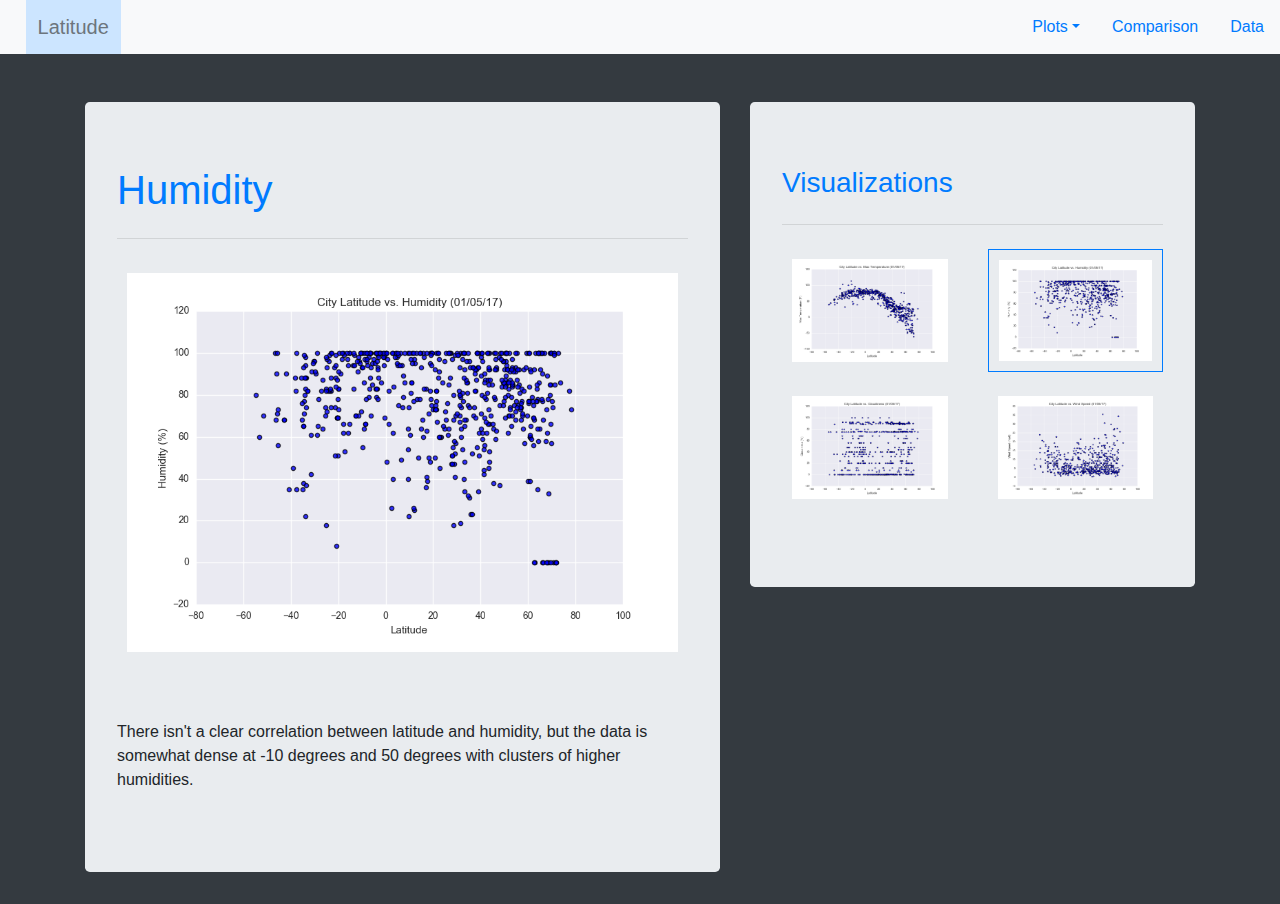
<file: WebVisualizations/humidity.html>
<!DOCTYPE html>
<html lang="en">

<head>
  <meta charset="UTF-8">
  <title>Latitude vs. Humidity</title>
  <link rel="stylesheet" href="https://stackpath.bootstrapcdn.com/bootstrap/4.3.1/css/bootstrap.min.css" integrity="sha384-ggOyR0iXCbMQv3Xipma34MD+dH/1fQ784/j6cY/iJTQUOhcWr7x9JvoRxT2MZw1T" crossorigin="anonymous">

  <script src="https://code.jquery.com/jquery-3.3.1.slim.min.js" integrity="sha384-q8i/X+965DzO0rT7abK41JStQIAqVgRVzpbzo5smXKp4YfRvH+8abtTE1Pi6jizo" crossorigin="anonymous"></script>
  <script src="https://cdnjs.cloudflare.com/ajax/libs/popper.js/1.14.7/umd/popper.min.js" integrity="sha384-UO2eT0CpHqdSJQ6hJty5KVphtPhzWj9WO1clHTMGa3JDZwrnQq4sF86dIHNDz0W1" crossorigin="anonymous"></script>
  <script src="https://stackpath.bootstrapcdn.com/bootstrap/4.3.1/js/bootstrap.min.js" integrity="sha384-JjSmVgyd0p3pXB1rRibZUAYoIIy6OrQ6VrjIEaFf/nJGzIxFDsf4x0xIM+B07jRM" crossorigin="anonymous"></script>

  <link rel="stylesheet" href="style.css">
</head>
<body class="bg-dark">
  <nav class="navbar navbar-expand-lg navbar-light bg-light nav-fix">
    <a class="navbar-brand alert-primary lite-offset text-secondary" href="index.html">Latitude</a>
    <button class="navbar-toggler" type="button" data-toggle="collapse" data-target="#navbarPills" aria-controls="navbarPills" aria-expanded="false" aria-label="Toggle navigation">
      <span class="navbar-toggler-icon"></span>
    </button>
        
        <div class="collapse navbar-collapse" id="navbarPills">
          <ul class="nav nav-pills ml-auto">
            <li class="nav-item dropdown">
              <a class="nav-link dropdown-toggle" href="#" id="navbarDropdown" role="button" data-toggle="dropdown" aria-haspopup="true" aria-expanded="false">Plots</a>
            <div class="dropdown-menu" aria-labelledby="navbarDropdown">
                <a class="dropdown-item" href="max-temp.html">vs. Max Temperature</a>
                <a class="dropdown-item" href="humidity.html">vs. Humidity</a>
                <a class="dropdown-item" href="cloudiness.html">vs. Cloudiness</a>
                <a class="dropdown-item" href="wind-speed.html">vs. Wind Speed</a>
            </div>
            </li>
            <li class="nav-item">
              <a class="nav-link" href="comparison.html">Comparison</a>
            </li>
            <li class="nav-item">
              <a class="nav-link" href="data.html">Data</a>
            </li>
          </ul>
          
        </div>
  </nav>

      <div class="container">
        <div class="row mt-5"> 

          <div class="col-sm-7">
            <div class="jumbotron">
              <h1 class="display-5 text-primary">Humidity</h1>
              <hr class="my-4"></hr>
              <p>
                <img src="assets/images/Fig2.png" class="vis-pics">
                <div class="row mt-5"></div>
                There isn't a clear correlation between latitude and humidity, but the data is somewhat dense
                at -10 degrees and 50 degrees with clusters of higher humidities.  
              </p>
            </div>
          </div>
  
          <div class= "col-sm-5">
              <div class="jumbotron">
                <h3 class="text-primary">Visualizations</h3>
                <hr class="my-4"></hr>
                    <div class="row">
                      <div class="col-6">
                        <a href="max-temp.html"><img src="assets/images/Fig1.png" class="vis-pics"></a>
                      </div>
                      <div class="col-6">
                        <a href="humidity.html"><img src="assets/images/Fig2.png" class="border border-primary vis-pics"></a>
                      </div>
                    </div>  

                    <div class="row">
                      <div class="col-6">
                        <a href="cloudiness.html"><img src="assets/images/Fig3.png" class="vis-pics"></a>
                      </div>
                      <div class="col-6">
                        <a href="wind-speed.html"><img src="assets/images/Fig4.png" class="vis-pics"></a>
                      </div>
                    </div>  

              </div>
            </div>
          
        </div>

      </div>

        
    
</body>

</html>
</file>
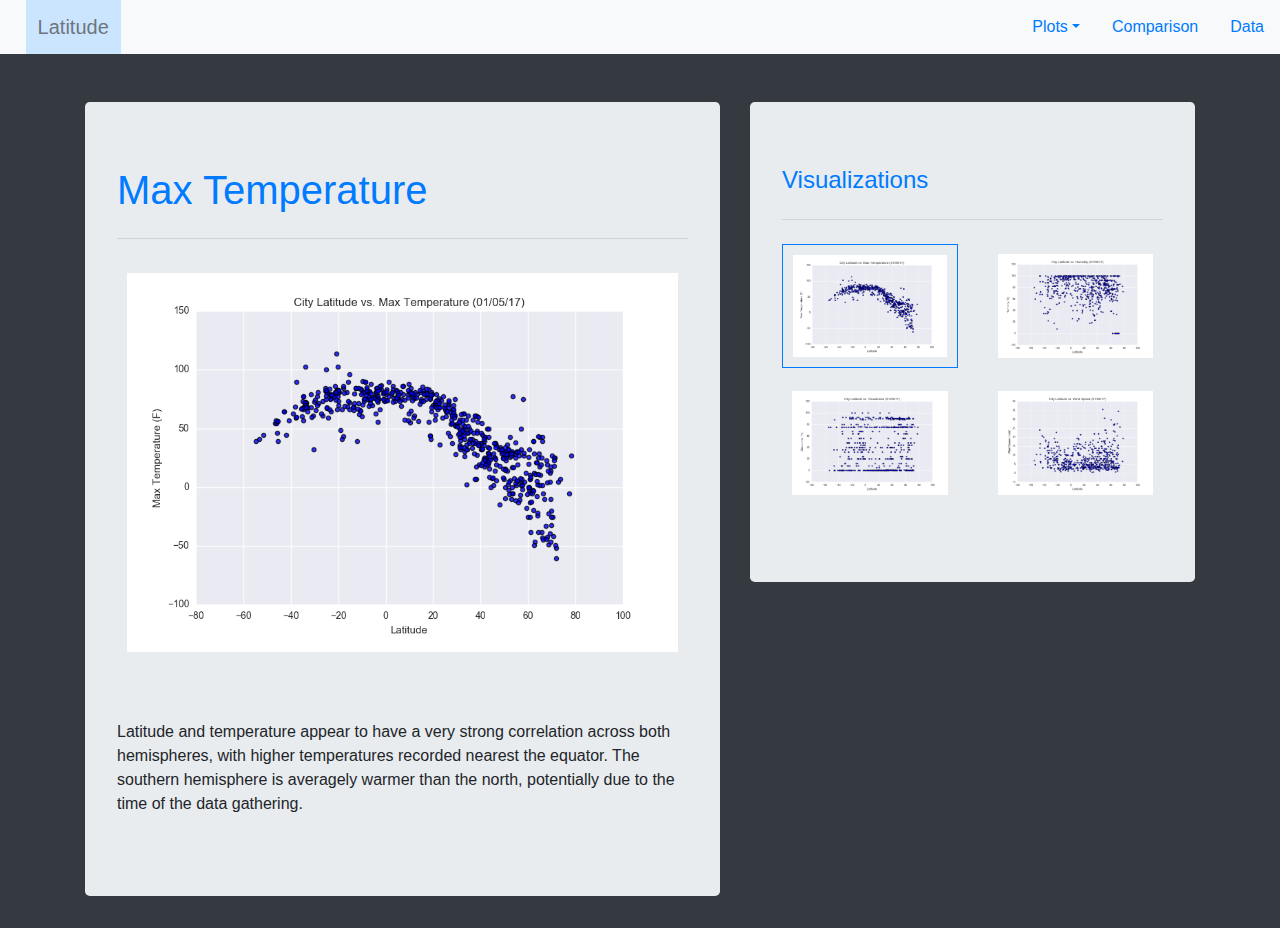
<file: WebVisualizations/max-temp.html>
<!DOCTYPE html>
<html lang="en">

<head>
  <meta charset="UTF-8">
  <title>Latitude vs. Max Temperature</title>
  <link rel="stylesheet" href="https://stackpath.bootstrapcdn.com/bootstrap/4.3.1/css/bootstrap.min.css" integrity="sha384-ggOyR0iXCbMQv3Xipma34MD+dH/1fQ784/j6cY/iJTQUOhcWr7x9JvoRxT2MZw1T" crossorigin="anonymous">

  <script src="https://code.jquery.com/jquery-3.3.1.slim.min.js" integrity="sha384-q8i/X+965DzO0rT7abK41JStQIAqVgRVzpbzo5smXKp4YfRvH+8abtTE1Pi6jizo" crossorigin="anonymous"></script>
  <script src="https://cdnjs.cloudflare.com/ajax/libs/popper.js/1.14.7/umd/popper.min.js" integrity="sha384-UO2eT0CpHqdSJQ6hJty5KVphtPhzWj9WO1clHTMGa3JDZwrnQq4sF86dIHNDz0W1" crossorigin="anonymous"></script>
  <script src="https://stackpath.bootstrapcdn.com/bootstrap/4.3.1/js/bootstrap.min.js" integrity="sha384-JjSmVgyd0p3pXB1rRibZUAYoIIy6OrQ6VrjIEaFf/nJGzIxFDsf4x0xIM+B07jRM" crossorigin="anonymous"></script>

  <link rel="stylesheet" href="style.css">
</head>
<body class="bg-dark">
  <nav class="navbar navbar-expand-lg navbar-light bg-light nav-fix">
    <a class="navbar-brand alert-primary lite-offset text-secondary" href="index.html">Latitude</a>
    <button class="navbar-toggler" type="button" data-toggle="collapse" data-target="#navbarPills" aria-controls="navbarPills" aria-expanded="false" aria-label="Toggle navigation">
      <span class="navbar-toggler-icon"></span>
    </button>
        
        <div class="collapse navbar-collapse" id="navbarPills">
          <ul class="nav nav-pills ml-auto">
            <li class="nav-item dropdown">
              <a class="nav-link dropdown-toggle" href="#" id="navbarDropdown" role="button" data-toggle="dropdown" aria-haspopup="true" aria-expanded="false">Plots</a>
            <div class="dropdown-menu" aria-labelledby="navbarDropdown">
                <a class="dropdown-item" href="max-temp.html">vs. Max Temperature</a>
                <a class="dropdown-item" href="humidity.html">vs. Humidity</a>
                <a class="dropdown-item" href="cloudiness.html">vs. Cloudiness</a>
                <a class="dropdown-item" href="wind-speed.html">vs. Wind Speed</a>
            </div>
            </li>
            <li class="nav-item">
              <a class="nav-link" href="comparison.html">Comparison</a>
            </li>
            <li class="nav-item">
              <a class="nav-link" href="data.html">Data</a>
            </li>
          </ul>
          
        </div>
  </nav>

      <div class="container">
        <div class="row mt-5"> 

          <div class="col-sm-7">
            <div class="jumbotron">
              <h1 class="display-5 text-primary">Max Temperature</h1>
              <hr class="my-4"></hr>
              <p>
                <img src="assets/images/Fig1.png" class="vis-pics">
                <div class="row mt-5"></div>
                Latitude and temperature appear to have a very strong correlation across both hemispheres,
                with higher temperatures recorded nearest the equator. The southern hemisphere is averagely
                warmer than the north, potentially due to the time of the data gathering.
                </p>
            </div>
          </div>
  
          <div class= "col-sm-5">
              <div class="jumbotron">
                <h4 class="text-primary">Visualizations</h4>
                <hr class="my-4"></hr>
                    <div class="row">
                      <div class="col-6">
                        <a href="max-temp.html"><img src="assets/images/Fig1.png" class="border border-primary vis-pics"></a>
                      </div>
                      <div class="col-6">
                        <a href="humidity.html"><img src="assets/images/Fig2.png" class="vis-pics"></a>
                      </div>
                    </div>  

                    <div class="row">
                      <div class="col-6">
                        <a href="cloudiness.html"><img src="assets/images/Fig3.png" class="vis-pics"></a>
                      </div>
                      <div class="col-6">
                        <a href="wind-speed.html"><img src="assets/images/Fig4.png" class="vis-pics"></a>
                      </div>
                    </div>  

              </div>
            </div>
          
        </div>

      </div>

        
    
</body>

</html>
</file>
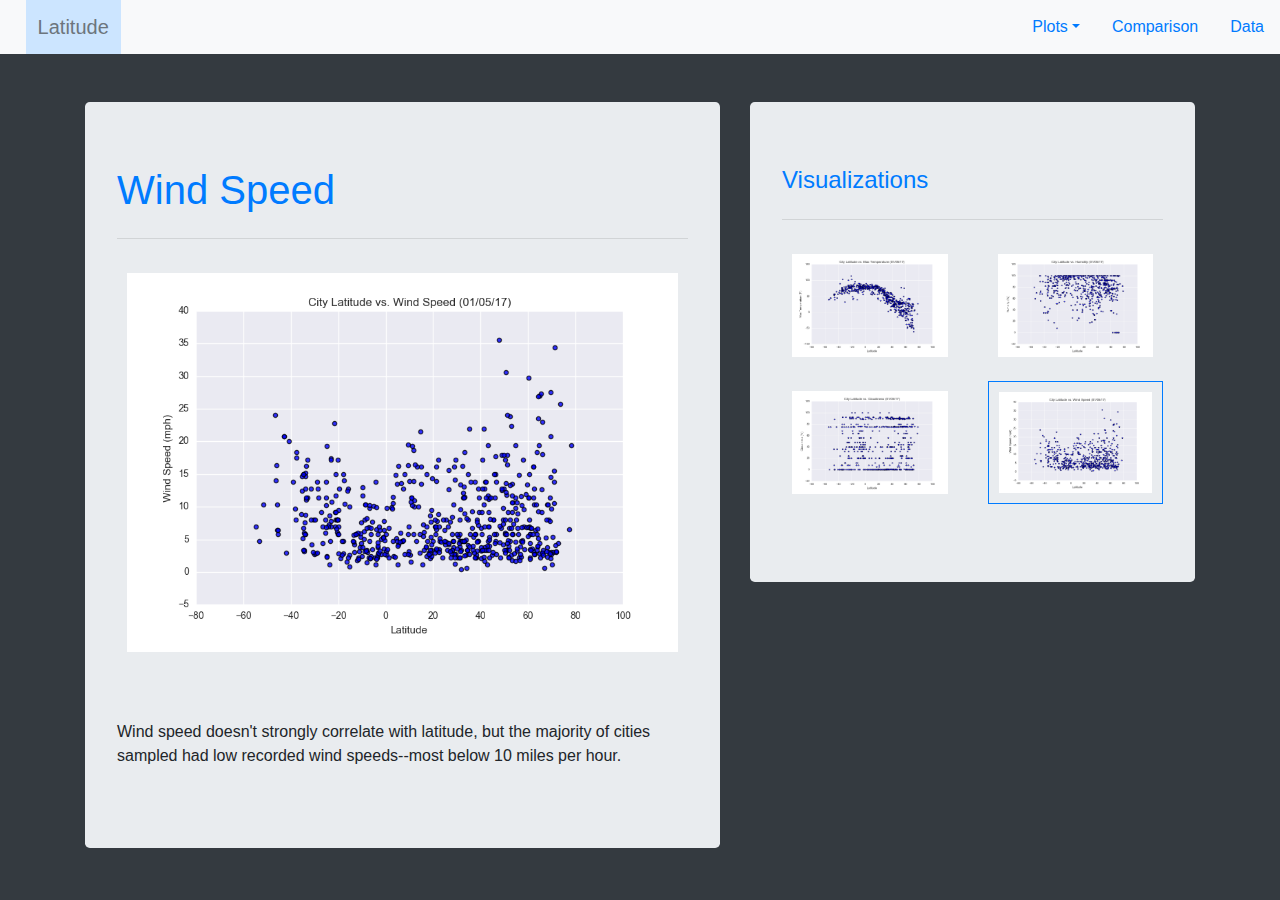
<file: WebVisualizations/wind-speed.html>
<!DOCTYPE html>
<html lang="en">

<head>
  <meta charset="UTF-8">
  <title>Latitude vs. Wind Speed</title>
  <link rel="stylesheet" href="https://stackpath.bootstrapcdn.com/bootstrap/4.3.1/css/bootstrap.min.css" integrity="sha384-ggOyR0iXCbMQv3Xipma34MD+dH/1fQ784/j6cY/iJTQUOhcWr7x9JvoRxT2MZw1T" crossorigin="anonymous">

  <script src="https://code.jquery.com/jquery-3.3.1.slim.min.js" integrity="sha384-q8i/X+965DzO0rT7abK41JStQIAqVgRVzpbzo5smXKp4YfRvH+8abtTE1Pi6jizo" crossorigin="anonymous"></script>
  <script src="https://cdnjs.cloudflare.com/ajax/libs/popper.js/1.14.7/umd/popper.min.js" integrity="sha384-UO2eT0CpHqdSJQ6hJty5KVphtPhzWj9WO1clHTMGa3JDZwrnQq4sF86dIHNDz0W1" crossorigin="anonymous"></script>
  <script src="https://stackpath.bootstrapcdn.com/bootstrap/4.3.1/js/bootstrap.min.js" integrity="sha384-JjSmVgyd0p3pXB1rRibZUAYoIIy6OrQ6VrjIEaFf/nJGzIxFDsf4x0xIM+B07jRM" crossorigin="anonymous"></script>

  <link rel="stylesheet" href="style.css">
</head>
<body class="bg-dark">
  <nav class="navbar navbar-expand-lg navbar-light bg-light nav-fix">
    <a class="navbar-brand alert-primary lite-offset text-secondary" href="index.html">Latitude</a>
    <button class="navbar-toggler" type="button" data-toggle="collapse" data-target="#navbarPills" aria-controls="navbarPills" aria-expanded="false" aria-label="Toggle navigation">
      <span class="navbar-toggler-icon"></span>
    </button>
        
        <div class="collapse navbar-collapse" id="navbarPills">
          <ul class="nav nav-pills ml-auto">
            <li class="nav-item dropdown">
              <a class="nav-link dropdown-toggle" href="#" id="navbarDropdown" role="button" data-toggle="dropdown" aria-haspopup="true" aria-expanded="false">Plots</a>
            <div class="dropdown-menu" aria-labelledby="navbarDropdown">
                <a class="dropdown-item" href="max-temp.html">vs. Max Temperature</a>
                <a class="dropdown-item" href="humidity.html">vs. Humidity</a>
                <a class="dropdown-item" href="cloudiness.html">vs. Cloudiness</a>
                <a class="dropdown-item" href="wind-speed.html">vs. Wind Speed</a>
            </div>
            </li>
            <li class="nav-item">
              <a class="nav-link" href="comparison.html">Comparison</a>
            </li>
            <li class="nav-item">
              <a class="nav-link" href="data.html">Data</a>
            </li>
          </ul>
          
        </div>
  </nav>

      <div class="container">
        <div class="row mt-5"> 

          <div class="col-sm-7">
            <div class="jumbotron">
              <h1 class="display-5 text-primary">Wind Speed</h1>
              <hr class="my-4"></hr>
              <p>
                <img src="assets/images/Fig4.png" class="vis-pics">
                <div class="row mt-5"></div>
                Wind speed doesn't strongly correlate with latitude, but the majority of cities sampled had
                low recorded wind speeds--most below 10 miles per hour.
                </p>
            </div>
          </div>
  
          <div class= "col-sm-5">
              <div class="jumbotron">
                <h4 class="text-primary">Visualizations</h4>
                <hr class="my-4"></hr>
                    <div class="row">
                      <div class="col-6">
                        <a href="max-temp.html"><img src="assets/images/Fig1.png" class="vis-pics"></a>
                      </div>
                      <div class="col-6">
                        <a href="humidity.html"><img src="assets/images/Fig2.png" class="vis-pics"></a>
                      </div>
                    </div>  

                    <div class="row">
                      <div class="col-6">
                        <a href="cloudiness.html"><img src="assets/images/Fig3.png" class="vis-pics"></a>
                      </div>
                      <div class="col-6">
                        <a href="wind-speed.html"><img src="assets/images/Fig4.png" class="border border-primary vis-pics"></a>
                      </div>
                    </div>  

              </div>
            </div>
          
        </div>

      </div>

        
    
</body>

</html>
</file>
<file: WebVisualizations/style.css>
.navbar-brand {
  padding: 12px;
}

.nav-fix {margin: 0;
  padding: 0px}

.lite-offset {
    margin-left: 2%;
  }

.jumbo-pic {    
    margin-left: auto;
    margin-right: auto;
    width: 45%;
    float: left;
    padding: 10px;
}

.better-grid {
  margin-bottom: 15px;
}

.vis-pics {  
  width: 100%;
  height: 90%;
  padding: 10px;
  margin-bottom: 10px;
}

.subtitle {
  padding: 5px;
  text-align: center;
}

.table-scroll {
  overflow-x: auto;
  display: block;
}
</file>
